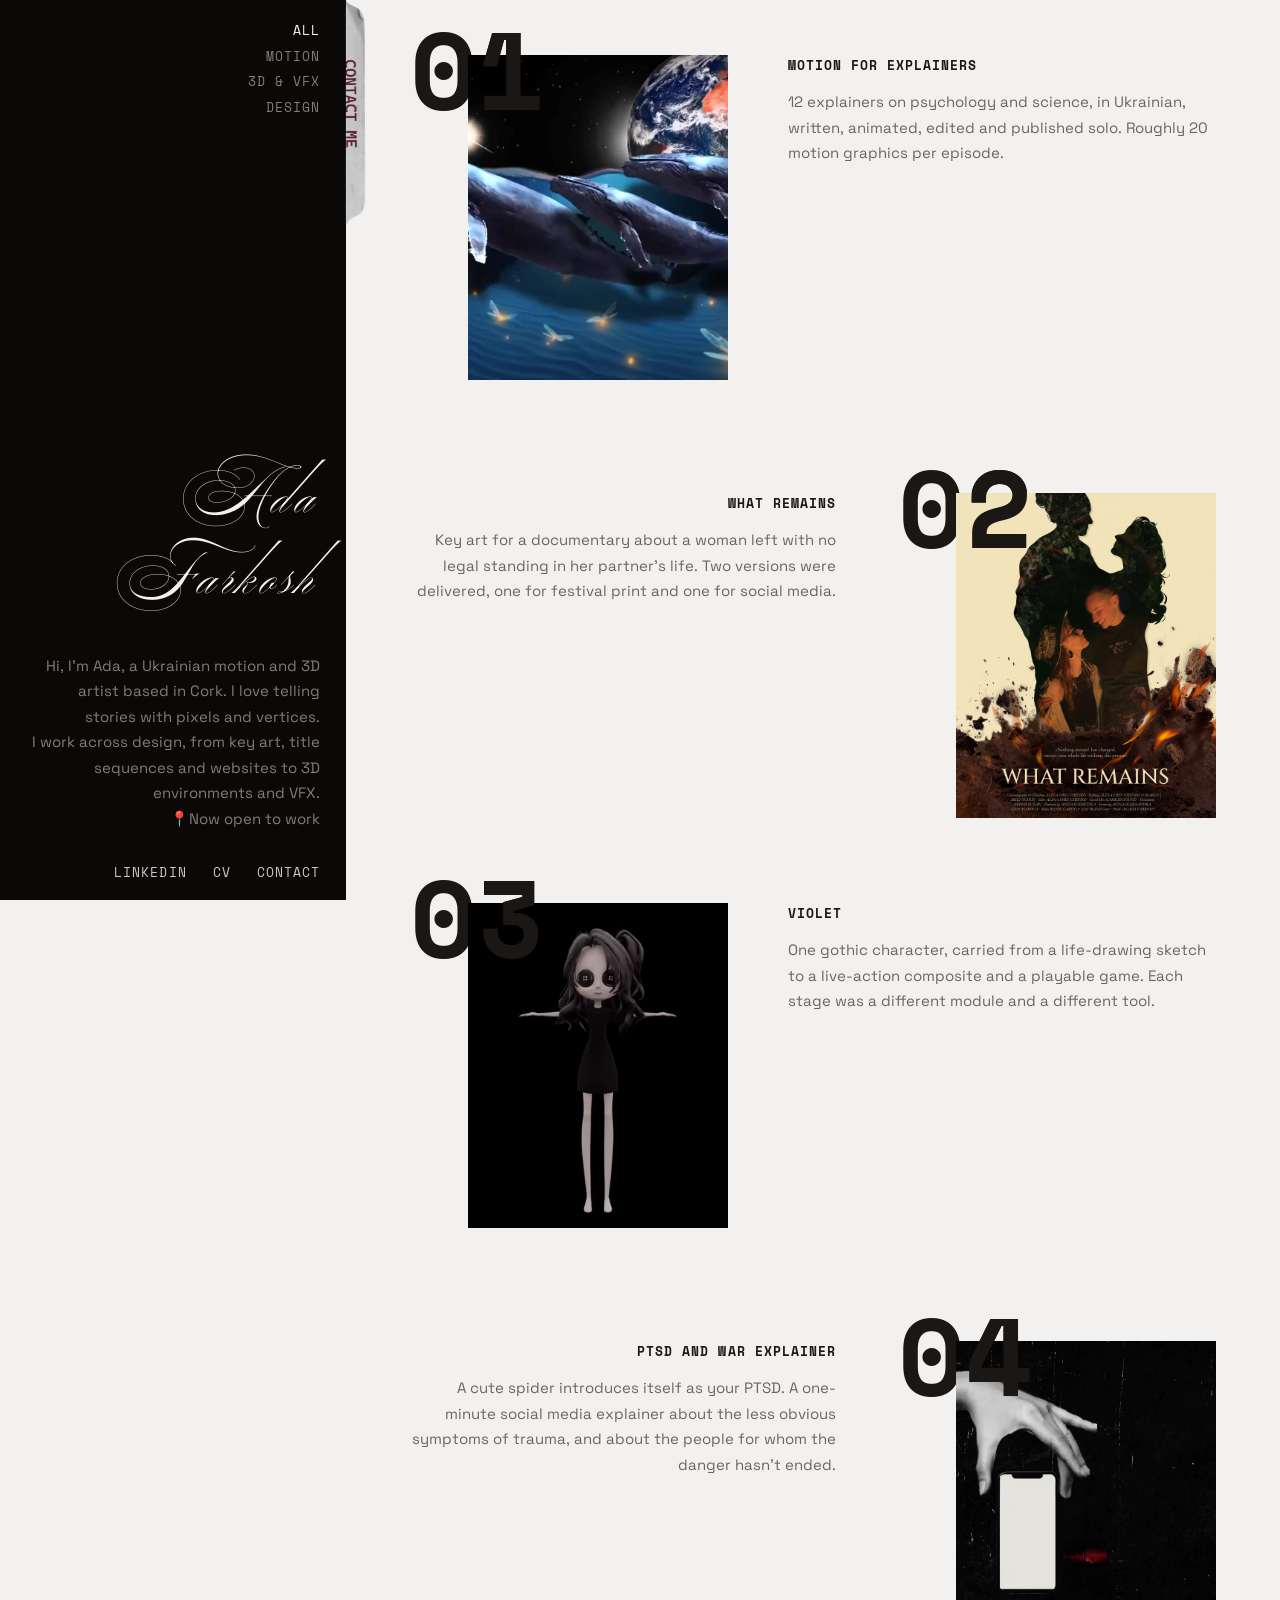
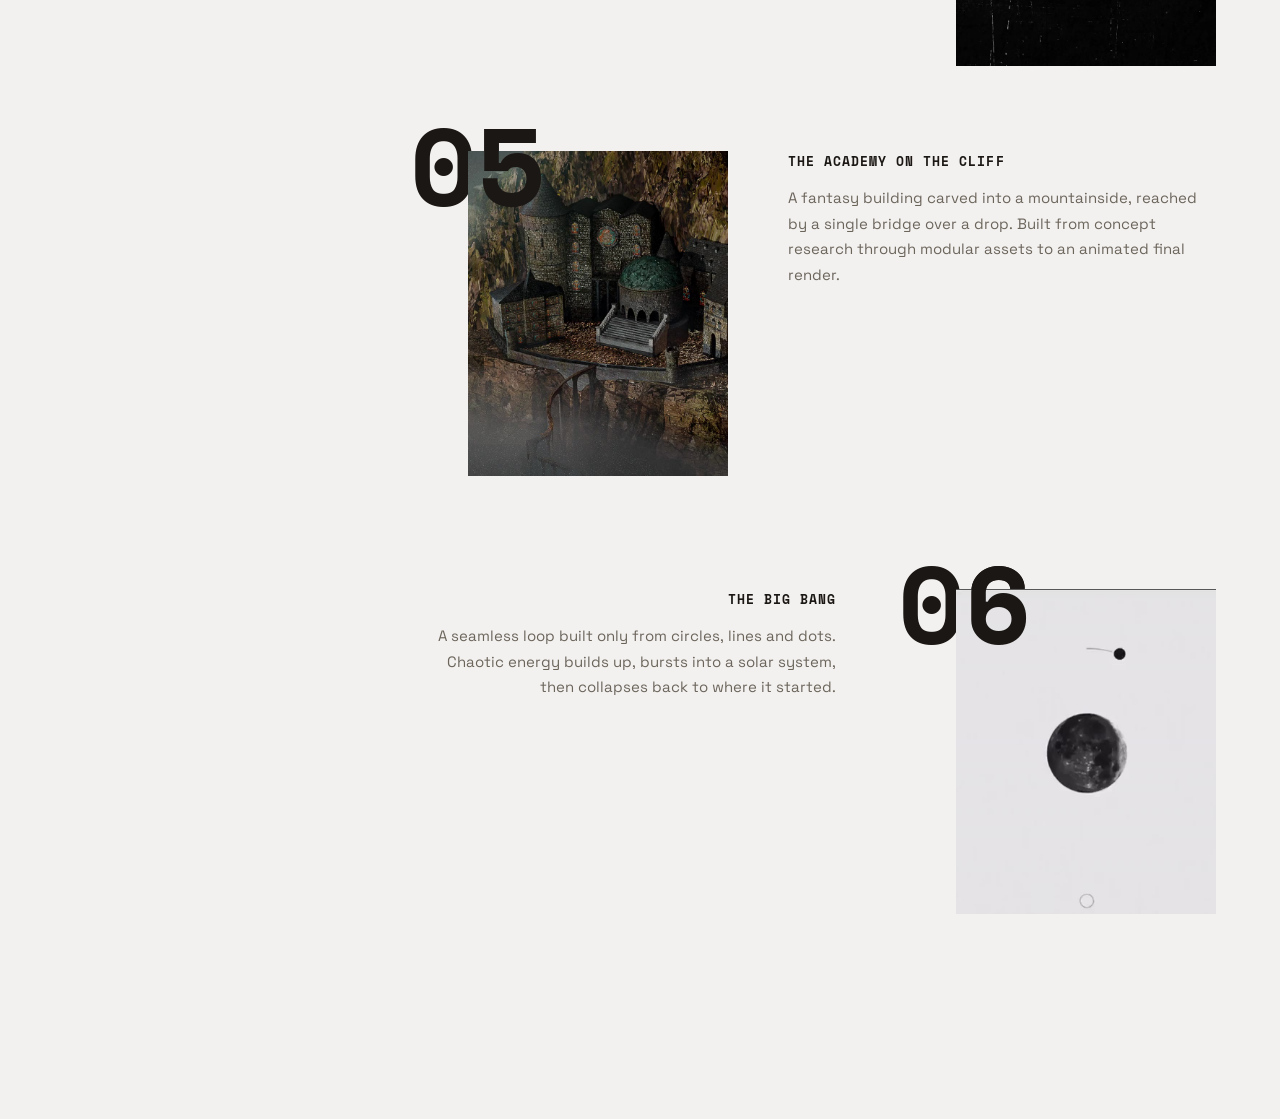
<file: index.html>
<!DOCTYPE html>
<html lang="en">

<head>
    <link rel="stylesheet" href="style/style.css">
    <link rel="icon" type="image/png" href="assets/site/images/icon.png">
    <meta charset="UTF-8">
    <meta name="viewport" content="width=device-width, initial-scale=1.0">
    <title>Ada Farkosh | Motion & 3D Artist, Cork, Ireland</title>
    <meta name="description" content="Portfolio of Ada Farkosh, a motion and 3D artist in Cork, Ireland. Psychology explainers, stylised 3D environments, character art and documentary key art.">
    <meta name="google-site-verification" content="qQW45nm3pjOw_xiyYCABV5_FSgqUhrkCKojRPTn-Dvo" />
</head>

<body>

    <!-- THE TWO BACKGROUND BANDS - fixed, so they stay put while the page scrolls -->
    <div class="band band-dark"></div>
    <div class="band band-light"></div>

    <!-- PINNED LEFT COLUMN - menu and about me travel down the page together -->
    <!-- CATEGORY INDEX - <details> does the opening and closing itself.
         "name" makes them exclusive: opening one closes the others.
         Each link carries its own category as "?c=", so the page it
         opens lands on the category you clicked from.
         "all" is a link rather than a category: the index already is
         the list of everything, so it goes there instead of opening. -->
    <nav class="projects">
        <ul>
            <li><a class="cat-all current" href="index.html">all</a></li>
            <li>
                <details name="cats" data-cat="motion">
                    <summary>motion</summary>
                    <ul>
                        <li><a href="projects/motion_for_explainers.html?c=motion">Explainer animation</a></li>
                        <li><a href="projects/ptsd_explainer.html?c=motion">PTSD explainer</a></li>
                        <li><a href="projects/the_big_bang.html?c=motion">The Big Bang loop</a></li>
                        <li><a href="projects/violet_character.html?c=motion">Violet (stylised character)</a></li>
                    </ul>
                </details>
            </li>
            <li>
                <details name="cats" data-cat="3d-vfx">
                    <summary>3d & vfx</summary>
                    <ul>
                        <li><a href="projects/violet_character.html?c=3d-vfx">Violet (stylised character)</a></li>
                        <li><a href="projects/academy_on_the_cliff.html?c=3d-vfx">Academy on the Cliff</a></li>
                    </ul>
                </details>
            </li>
            <li>
                <details name="cats" data-cat="design">
                    <summary>design</summary>
                    <ul>
                        <li><a href="projects/motion_for_explainers.html?c=design">Explainer animation</a></li>
                        <li><a href="projects/ptsd_explainer.html?c=design">PTSD explainer</a></li>
                        <li><a href="projects/violet_character.html?c=design">Violet (stylised character)</a></li>
                        <li><a href="projects/what_remains_after.html?c=design">What Remains (film poster)</a></li>
                    </ul>
                </details>
            </li>
        </ul>
    </nav>

    <div class="sidebar">

        <a href="index.html" class="sitename">Ada Farkosh</a>

        <div class="about-me">
            <p>Hi, I'm Ada, a Ukrainian motion and 3D artist based in Cork. I love telling stories with pixels and
                vertices.
                <br>
                I work across design, from key art, title sequences and websites to 3D environments and VFX.
                <br>
                &#128205;Now open to work</p>
        </div>

        <div class="menu">
            <ul>
                <li><a href="https://www.linkedin.com/in/ada-farkosh/" target="_blank"
                        rel="noopener">LinkedIn</a></li>
                <li><a href="assets/site/docs/Ada_Farkosh_Motion3D_2026.pdf" target="_blank" rel="noopener">CV</a></li>
                <li><a href="mailto:ada.farkosh@gmail.com">Contact</a></li>
            </ul>
        </div>

    </div>

    <!-- NUMBERED PROJECT ROWS - the number straddles the photo:
         one copy behind it, a second copy clipped to its right half on top -->
    <!-- =====================================================================
         THE PROJECT LIST

         TO ADD A PROJECT: copy ONE <article class="project"> block below,
         from its opening tag to its closing </article>, and paste it
         anywhere in this list. Top, bottom, middle - it does not matter.

         You do NOT need to change:
           - the number (01, 02...)  CSS counts the rows and writes it in
           - which side it sits on   CSS alternates it by position

         You DO change, inside the block you pasted:
           1. the cover      either an <img src="assets/your_project/images/...">
                             or, for a clip, the <video> poster and <source>.
                             A clip needs no extra code: any <video> inside a
                             .shot plays while its row is hovered.
           2. the two links  href="projects/your_page.html" - on the <a class="shot">
                             and on the <a> inside the <h2>. No "?c=" here;
                             that is only for the category menu.
           3. the title      inside the <h2>
           4. the description inside the <p>
           5. the two meta   lines (year and medium)

         THEN add it to the category menu, in <nav class="projects"> near the
         top of this file: one <li><a href="projects/your_page.html?c=SLUG">
         inside every category it belongs to, where SLUG matches that
         category's data-cat. The same menu block lives on all six project
         pages, so paste it there too - with href="your_page.html?c=SLUG",
         no "projects/" prefix, since those pages already sit in that folder.
         ===================================================================== -->
    <div class="work">
        <article class="project">
            <div class="stage">
                <span class="digit back"></span>
                <a class="shot" href="projects/motion_for_explainers.html">
                    <!-- a clip instead of a still. "poster" is frame one of this
                         same file, so the frame looks identical until it moves -->
                    <video muted loop playsinline preload="auto"
                        poster="assets/motion_explainers/images/cover_whales_poster.jpg"
                        width="720" height="900" aria-label="Whales from the explainer showreel">
                        <source src="assets/motion_explainers/videos/cover_whales.mp4" type="video/mp4">
                    </video>
                </a>
                <span class="digit front"></span>
            </div>

            <div class="blurb">
                <h2><a href="projects/motion_for_explainers.html">Motion for Explainers</a></h2>
                <p>12 explainers on psychology and science, in Ukrainian, written, animated, edited and published solo. Roughly 20 motion graphics per episode.</p>
            </div>
            <div class="meta">
                <span>2023&ndash;2024</span>
                <span>motion</span>
            </div>
        </article>

        <article class="project">
            <div class="stage">
                <span class="digit back"></span>
                <a class="shot" href="projects/what_remains_after.html">
                    <img src="assets/what_remains/images/wra_keyart_digital.jpg" alt="Key art for the documentary What Remains">
                </a>
                <span class="digit front"></span>
            </div>

            <div class="blurb">
                <h2><a href="projects/what_remains_after.html">What Remains</a></h2>
                <p>Key art for a documentary about a woman left with no legal standing in her partner's life. Two versions were delivered, one for festival print and one for social media.</p>
            </div>
            <div class="meta">
                <span>2026</span>
                <span>key art</span>
            </div>
        </article>

        <article class="project">
            <div class="stage">
                <span class="digit back"></span>
                <a class="shot" href="projects/violet_character.html">
                    <!-- a clip instead of a still. "poster" is frame one of this
                         same file, so the frame looks identical until it moves -->
                    <video muted loop playsinline preload="auto"
                        poster="assets/violet_character/images/turnaround_poster.jpg"
                        width="720" height="900">
                        <source src="assets/violet_character/videos/turnaround.mp4" type="video/mp4">
                    </video>
                </a>
                <span class="digit front"></span>
            </div>

            <div class="blurb">
                <h2><a href="projects/violet_character.html">Violet</a></h2>
                <p>One gothic character, carried from a life-drawing sketch to a live-action composite and a playable game. Each stage was a different module and a different tool.</p>
            </div>
            <div class="meta">
                <span>2025&ndash;2026</span>
                <span>character</span>
            </div>
        </article>

        <article class="project">
            <div class="stage">
                <span class="digit back"></span>
                <a class="shot" href="projects/ptsd_explainer.html">
                    <!-- a clip instead of a still. "poster" is frame one of this
                         same file, so the frame looks identical until it moves -->
                    <video muted loop playsinline preload="auto"
                        poster="assets/ptsd_explainer/images/cover_hand_poster.jpg"
                        width="720" height="900" aria-label="A hand holding a phone, from the PTSD explainer">
                        <source src="assets/ptsd_explainer/videos/cover_hand.mp4" type="video/mp4">
                    </video>
                </a>
                <span class="digit front"></span>
            </div>

            <div class="blurb">
                <h2><a href="projects/ptsd_explainer.html">PTSD and War Explainer</a></h2>
                <p>A cute spider introduces itself as your PTSD. A one-minute social media explainer about the less obvious symptoms of trauma, and about the people for whom the danger hasn't ended.</p>
            </div>
            <div class="meta">
                <span>2025</span>
                <span>motion</span>
            </div>
        </article>


        <article class="project">
            <div class="stage">
                <span class="digit back"></span>
                <a class="shot" href="projects/academy_on_the_cliff.html">
                    <!-- a clip instead of a still. "poster" is frame one of this
                         same file, so the frame looks identical until it moves -->
                    <video muted loop playsinline preload="auto"
                        poster="assets/academy_on_the_cliff/images/cover_process_poster.jpg"
                        width="720" height="900" aria-label="The Academy built up from grey model to final render">
                        <source src="assets/academy_on_the_cliff/videos/cover_process.mp4" type="video/mp4">
                    </video>
                </a>
                <span class="digit front"></span>
            </div>

            <div class="blurb">
                <h2><a href="projects/academy_on_the_cliff.html">The Academy on the Cliff</a></h2>
                <p>A fantasy building carved into a mountainside, reached by a single bridge over a drop. Built from concept research through modular assets to an animated final render.</p>
            </div>
            <div class="meta">
                <span>2025</span>
                <span>3d</span>
            </div>
        </article>

        <article class="project">
            <div class="stage">
                <span class="digit back"></span>
                <a class="shot" href="projects/the_big_bang.html">
                    <!-- a clip instead of a still. "poster" is frame one of this
                         same file, so the frame looks identical until it moves -->
                    <video muted loop playsinline preload="auto"
                        poster="assets/the_big_bang/images/cover_loop_light_poster.jpg"
                        width="720" height="900" aria-label="The Big Bang loop, light version">
                        <source src="assets/the_big_bang/videos/cover_loop_light.mp4" type="video/mp4">
                    </video>
                </a>
                <span class="digit front"></span>
            </div>

            <div class="blurb">
                <h2><a href="projects/the_big_bang.html">The Big Bang</a></h2>
                <p>A seamless loop built only from circles, lines and dots. Chaotic energy builds up, bursts into a solar system, then collapses back to where it started.</p>
            </div>
            <div class="meta">
                <span>2025</span>
                <span>motion</span>
            </div>
        </article>

    </div>



    <!-- CONTACT TAB - rides down the right edge, swaps image on hover -->
    <a class="contact-tab" href="mailto:ada.farkosh@gmail.com">
        <img class="tab-passive" src="assets/site/images/contact_me_passive.png" alt="Contact me">
        <img class="tab-active" src="assets/site/images/contact_me_hovered.png" alt="">
    </a>

    <script>
        // any row whose frame holds a video plays it while the row is hovered.
        // nothing to add per row - drop a <video> into a .shot and it works.
        document.querySelectorAll('.project').forEach(function (row) {
            const clip = row.querySelector('.shot video');
            if (!clip) return;

            row.addEventListener('mouseenter', function () {
                clip.play();
            });

            row.addEventListener('mouseleave', function () {
                clip.pause();
                clip.currentTime = 0;
                // back to frame one, so it always starts from the still
            });
        });
    </script>

    <script>
        // the menu link that brought you here carries its category, as
        // "?c=design". Open that one, so the category you clicked from is
        // the category you land in. No parameter (arriving from a project
        // image on the index, or a bare link) leaves the page's own
        // default open.
        const fromLink = new URLSearchParams(location.search).get('c');

        if (fromLink) {
            document.querySelectorAll('.projects details').forEach(function (cat) {
                cat.open = (cat.dataset.cat === fromLink);
            });
        }
    </script>

</body>

</html>
</file>
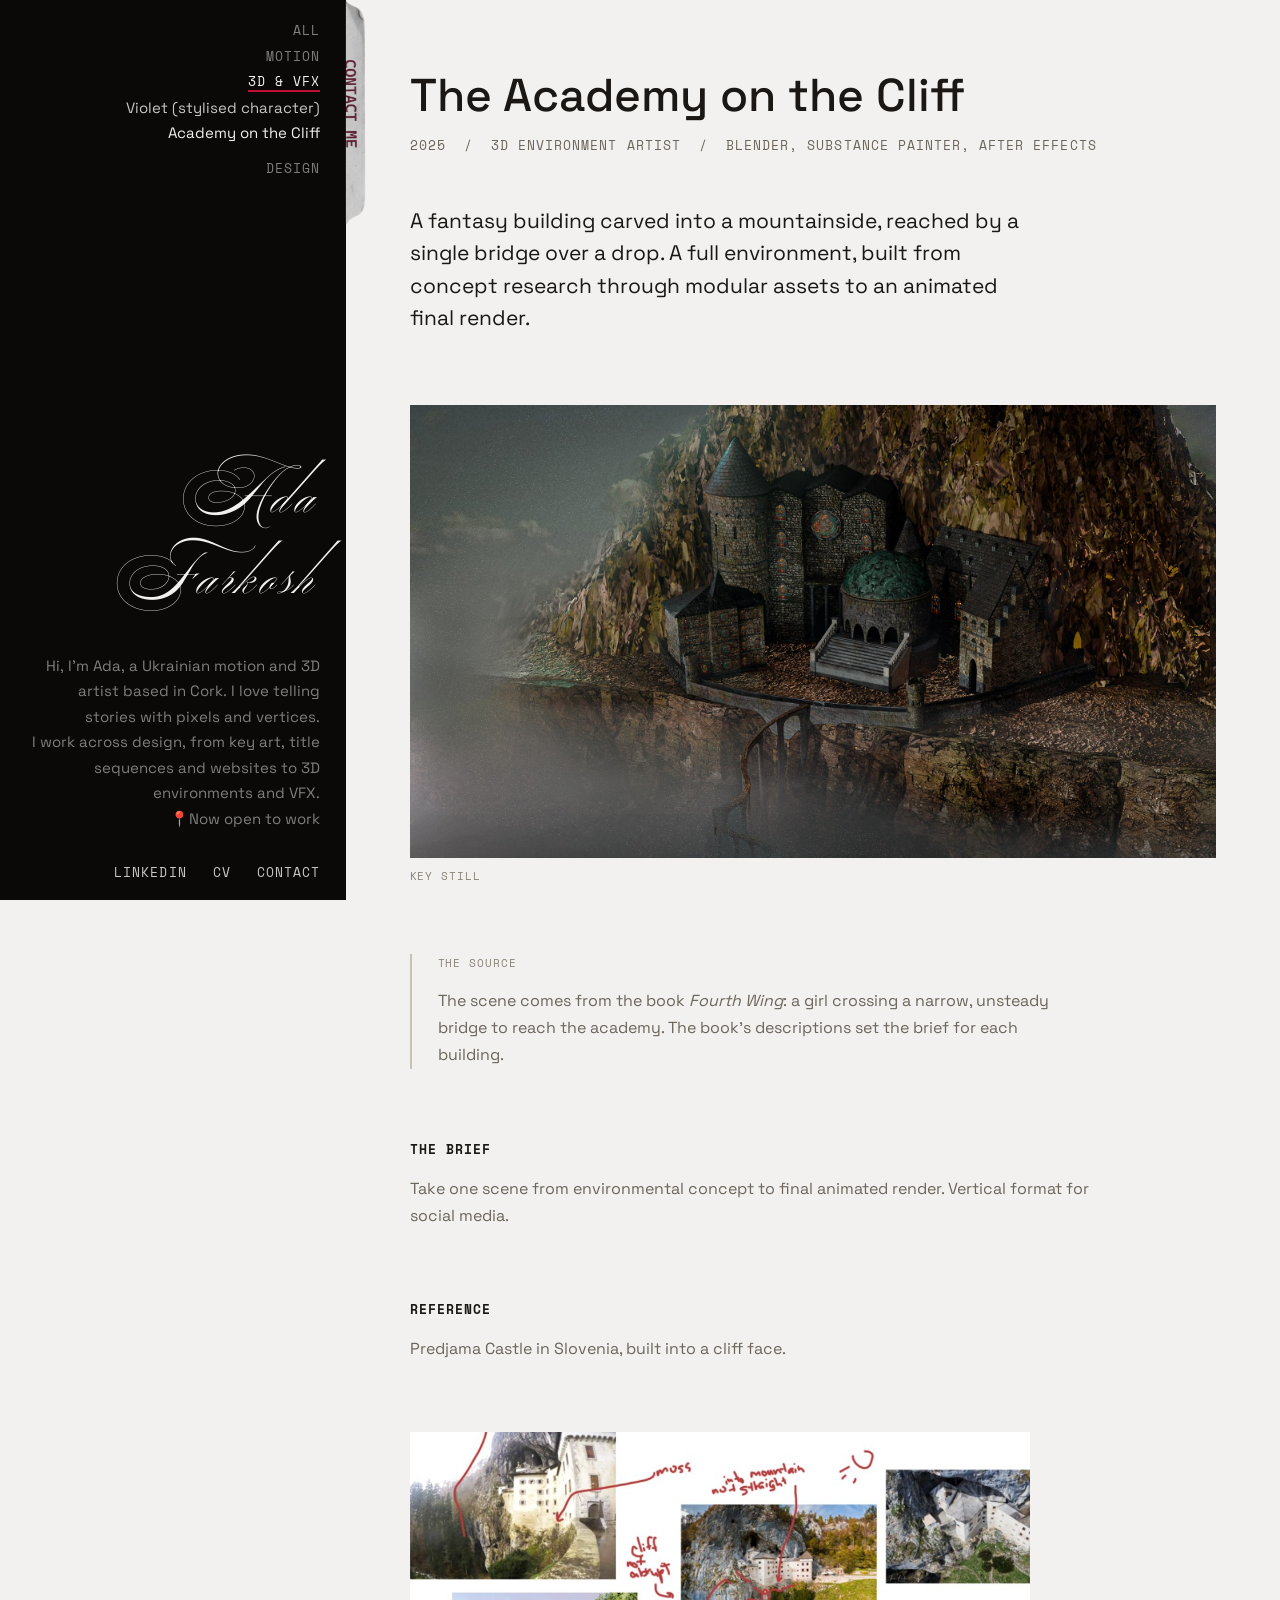
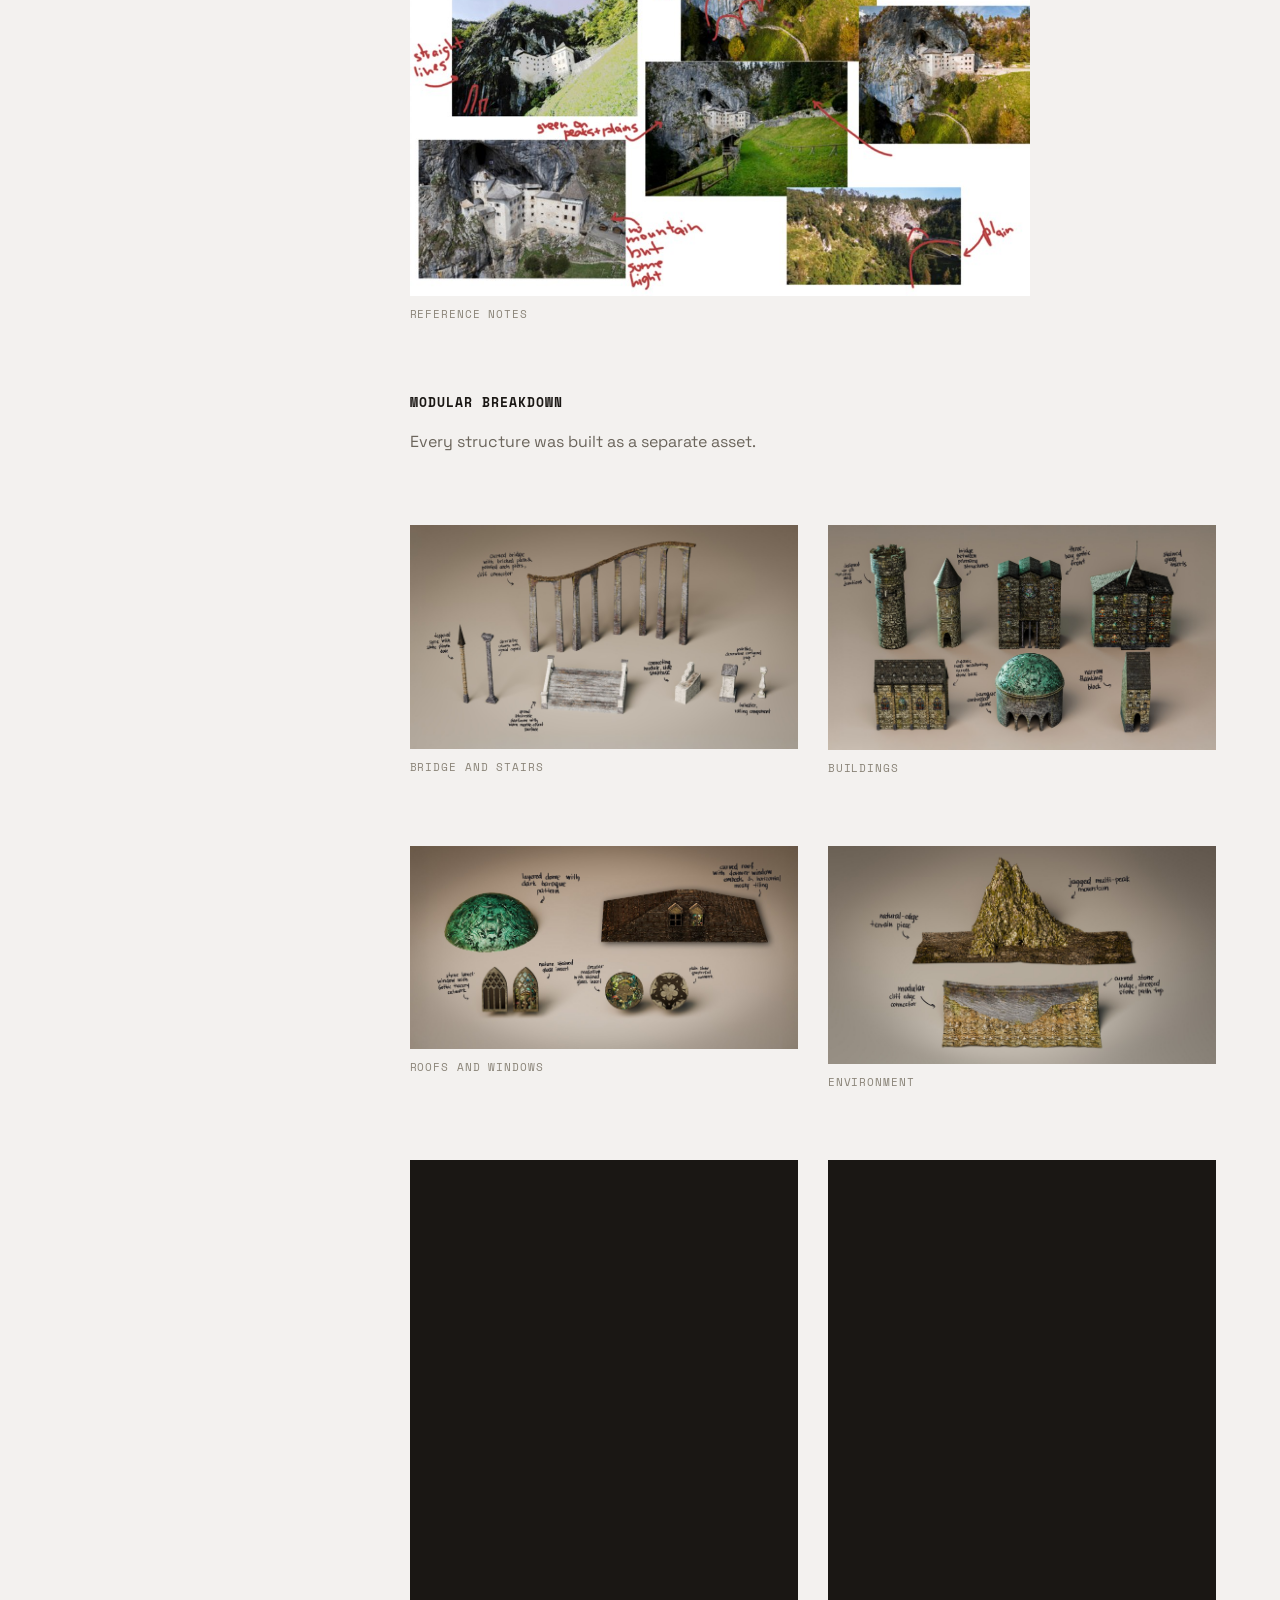
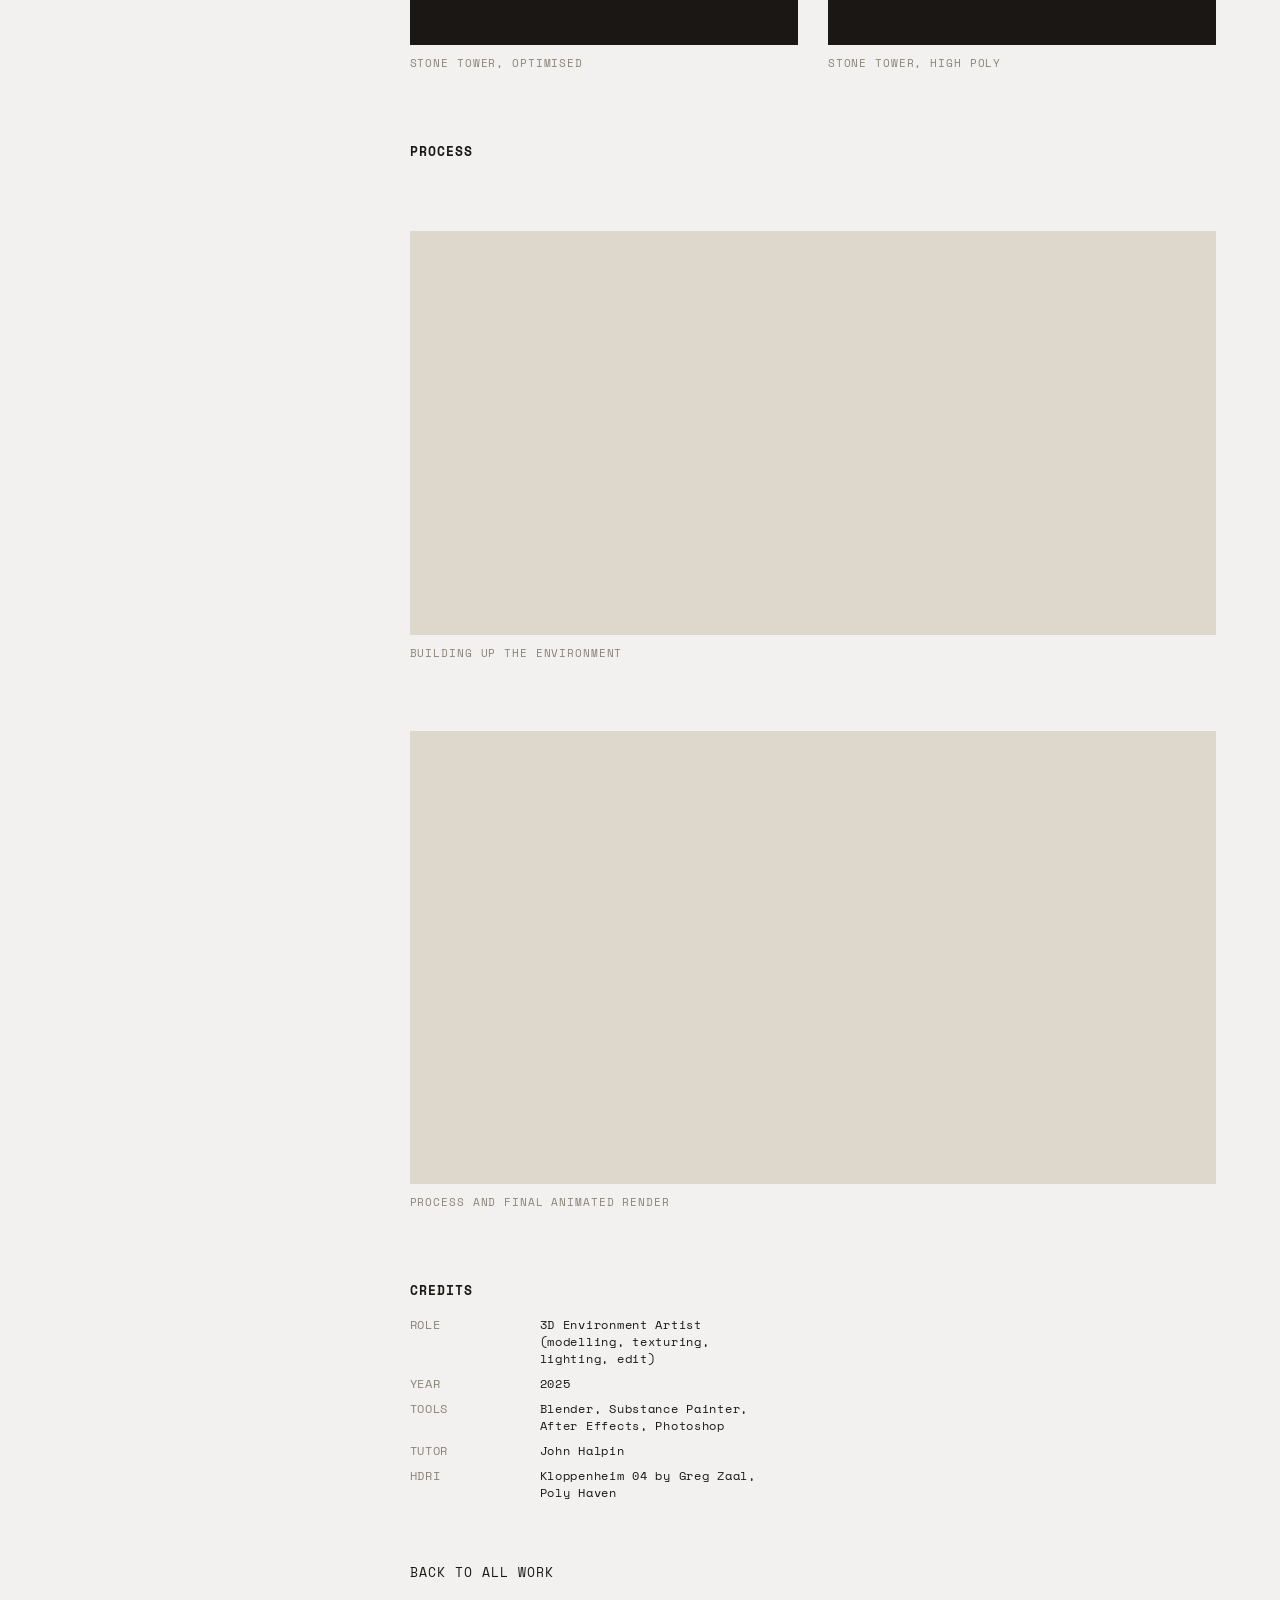
<file: projects/academy_on_the_cliff.html>
<!DOCTYPE html>
<html lang="en">

<head>
    <link rel="stylesheet" href="../style/style.css">
    <link rel="icon" type="image/png" href="../assets/site/images/icon.png">
    <meta charset="UTF-8">
    <meta name="viewport" content="width=device-width, initial-scale=1.0">
    <title>The Academy on the Cliff | 3D Environment | Ada Farkosh</title>
    <meta name="description" content="A fantasy academy carved into a cliff face, built in Blender and Substance Painter from concept research and modular assets to an animated final render.">
</head>

<body>

    <div class="band band-dark"></div>
    <div class="band band-light"></div>

    <!-- CATEGORY INDEX - <details> does the opening and closing itself.
         "name" makes them exclusive: opening one closes the others.
         Each link carries its own category as "?c=", so the page it
         opens lands on the category you clicked from.
         "all" is a link rather than a category: the index already is
         the list of everything, so it goes there instead of opening. -->
    <nav class="projects">
        <ul>
            <li><a class="cat-all" href="../index.html">all</a></li>
            <li>
                <details name="cats" data-cat="motion">
                    <summary>motion</summary>
                    <ul>
                        <li><a href="motion_for_explainers.html?c=motion">Explainer animation</a></li>
                        <li><a href="ptsd_explainer.html?c=motion">PTSD explainer</a></li>
                        <li><a href="the_big_bang.html?c=motion">The Big Bang loop</a></li>
                        <li><a href="violet_character.html?c=motion">Violet (stylised character)</a></li>
                    </ul>
                </details>
            </li>
            <li>
                <details name="cats" data-cat="3d-vfx" open>
                    <summary>3d & vfx</summary>
                    <ul>
                        <li><a href="violet_character.html?c=3d-vfx">Violet (stylised character)</a></li>
                        <li><a class="current" href="academy_on_the_cliff.html?c=3d-vfx">Academy on the Cliff</a></li>
                    </ul>
                </details>
            </li>
            <li>
                <details name="cats" data-cat="design">
                    <summary>design</summary>
                    <ul>
                        <li><a href="motion_for_explainers.html?c=design">Explainer animation</a></li>
                        <li><a href="ptsd_explainer.html?c=design">PTSD explainer</a></li>
                        <li><a href="violet_character.html?c=design">Violet (stylised character)</a></li>
                        <li><a href="what_remains_after.html?c=design">What Remains (film poster)</a></li>
                    </ul>
                </details>
            </li>
        </ul>
    </nav>

    <div class="sidebar">

        <a href="../index.html" class="sitename">Ada Farkosh</a>

        <div class="about-me">
            <p>Hi, I'm Ada, a Ukrainian motion and 3D artist based in Cork. I love telling stories with pixels and
                vertices.
                <br>
                I work across design, from key art, title sequences and websites to 3D environments and VFX.
                <br>
                &#128205;Now open to work</p>
        </div>

        <div class="menu">
            <ul>
                <li><a href="https://www.linkedin.com/in/ada-farkosh/" target="_blank"
                        rel="noopener">LinkedIn</a></li>
                <li><a href="../assets/site/docs/Ada_Farkosh_Motion3D_2026.pdf" target="_blank" rel="noopener">CV</a></li>
                <li><a href="mailto:ada.farkosh@gmail.com">Contact</a></li>
            </ul>
        </div>

    </div>


    <main class="page">

        <!-- TITLE -->
        <header class="page-head">
            <h1 class="page-title">The Academy on the Cliff</h1>
            <p class="page-meta">2025 &nbsp;/&nbsp; 3D Environment Artist &nbsp;/&nbsp; Blender, Substance Painter,
                After Effects</p>
        </header>

        <p class="lead">A fantasy building carved into a mountainside, reached by a single bridge over a drop. A full
            environment, built from concept research through modular assets to an animated final render.</p>

        <!-- THE FINISHED PIECE, UP FRONT -->
        <figure class="shot-full">
            <img src="../assets/academy_on_the_cliff/images/academy_key_still.jpg"
                alt="Key still of the academy carved into a cliff face, reached by a single bridge">
            <figcaption>Key still</figcaption>
        </figure>

        <!-- THE SOURCE - someone else's work, set apart and credited -->
        <section class="context">
            <p class="credit">The source</p>
            <p>The scene comes from the book <em>Fourth Wing</em>: a girl crossing a narrow, unsteady bridge to reach
                the academy. The book's descriptions set the brief for each building.</p>
        </section>

        <!-- THE BRIEF -->
        <section class="prose">
            <h2>The brief</h2>
            <p>Take one scene from environmental concept to final animated render. Vertical format for social media.</p>
        </section>

        <!-- REFERENCE -->
        <section class="prose">
            <h2>Reference</h2>
            <p>Predjama Castle in Slovenia, built into a cliff face.</p>
        </section>

        <figure class="shot-stack">
            <img src="../assets/academy_on_the_cliff/images/ref_notes.jpg"
                alt="Reference board and notes for the academy environment">
            <figcaption>Reference notes</figcaption>
        </figure>

        <!-- MODULAR BREAKDOWN -->
        <section class="prose">
            <h2>Modular breakdown</h2>
            <p>Every structure was built as a separate asset.</p>
        </section>

        <div class="shot-pair posters">
            <figure>
                <img src="../assets/academy_on_the_cliff/images/bridgestairs_ps.jpg"
                    alt="Bridge and stairs assets for the academy environment">
                <figcaption>Bridge and stairs</figcaption>
            </figure>
            <figure>
                <img src="../assets/academy_on_the_cliff/images/buildings_ps_compressed.jpg"
                    alt="Building assets for the academy environment">
                <figcaption>Buildings</figcaption>
            </figure>
        </div>

        <div class="shot-pair posters">
            <figure>
                <img src="../assets/academy_on_the_cliff/images/roofswindows_v2_compressed.jpg"
                    alt="Roof and window assets for the academy environment">
                <figcaption>Roofs and windows</figcaption>
            </figure>
            <figure>
                <img src="../assets/academy_on_the_cliff/images/environment_ps.jpg"
                    alt="The full academy environment assembled">
                <figcaption>Environment</figcaption>
            </figure>
        </div>

        <!-- 3D MODELS - live Sketchfab viewers, side by side.
             To swap a model, change only the ID in the src address. -->
        <div class="shot-pair models">
            <figure>
                <iframe src="https://sketchfab.com/models/64363a770a984af687b52b85a81910b6/embed?ui_theme=dark&amp;dnt=1"
                    title="Gothic stone tower, optimised version" allow="autoplay; fullscreen; xr-spatial-tracking"
                    allowfullscreen loading="lazy"></iframe>
                <figcaption>Stone tower, optimised</figcaption>
            </figure>
            <figure>
                <iframe src="https://sketchfab.com/models/25dcbc4965b949929f39210f50f5d632/embed?ui_theme=dark&amp;dnt=1"
                    title="Gothic stone tower, high poly version" allow="autoplay; fullscreen; xr-spatial-tracking"
                    allowfullscreen loading="lazy"></iframe>
                <figcaption>Stone tower, high poly</figcaption>
            </figure>
        </div>

        <!-- PROCESS -->
        <section class="prose">
            <h2>Process</h2>
        </section>

        <figure class="shot-full">
            <video autoplay muted loop playsinline width="2016" height="1134">
                <source src="../assets/academy_on_the_cliff/videos/academy_process.mp4" type="video/mp4">
            </video>
            <figcaption>Building up the environment</figcaption>
        </figure>

        <figure class="video">
            <iframe src="https://player.vimeo.com/video/1193643788"
                title="The Academy on the Cliff, process and final animated render" allowfullscreen></iframe>
            <figcaption>Process and Final animated render</figcaption>
        </figure>

        <!-- CREDITS -->
        <section class="credits">
            <h2>Credits</h2>
            <dl>
                <dt>Role</dt>
                <dd>3D Environment Artist (modelling, texturing, lighting, edit)</dd>
                <dt>Year</dt>
                <dd>2025</dd>
                <dt>Tools</dt>
                <dd>Blender, Substance Painter, After Effects, Photoshop</dd>
                <dt>Tutor</dt>
                <dd>John Halpin</dd>
                <dt>HDRI</dt>
                <dd>Kloppenheim 04 by Greg Zaal, Poly Haven</dd>
            </dl>
        </section>

        <p class="back"><a href="../index.html">Back to all work</a></p>

    </main>


    <a class="contact-tab" href="mailto:ada.farkosh@gmail.com">
        <img class="tab-passive" src="../assets/site/images/contact_me_passive.png" alt="Contact me">
        <img class="tab-active" src="../assets/site/images/contact_me_hovered.png" alt="">
    </a>

    <div id="image-popup" onclick="closeImagePopup()">
        <img id="image-popup-img" alt="">
    </div>

    <script>
        // every image on the page opens in the popup - no onclick needed
        // on each one, so a new image is just an <img> tag like the others
        const popup = document.getElementById('image-popup');
        const popupImg = document.getElementById('image-popup-img');

        document.querySelectorAll('.page img').forEach(function (img) {
            img.addEventListener('click', function () {
                popupImg.src = img.src;
                popupImg.alt = img.alt;
                popup.classList.add('open');
            });
        });

        function closeImagePopup() {
            popup.classList.remove('open');
        }

        // Escape closes it too
        document.addEventListener('keydown', function (e) {
            if (e.key === 'Escape') closeImagePopup();
        });
    </script>

    <script>
        // the menu link that brought you here carries its category, as
        // "?c=design". Open that one, so the category you clicked from is
        // the category you land in. No parameter (arriving from a project
        // image on the index, or a bare link) leaves the page's own
        // default open.
        const fromLink = new URLSearchParams(location.search).get('c');

        if (fromLink) {
            document.querySelectorAll('.projects details').forEach(function (cat) {
                cat.open = (cat.dataset.cat === fromLink);
            });
        }
    </script>

</body>

</html>
</file>
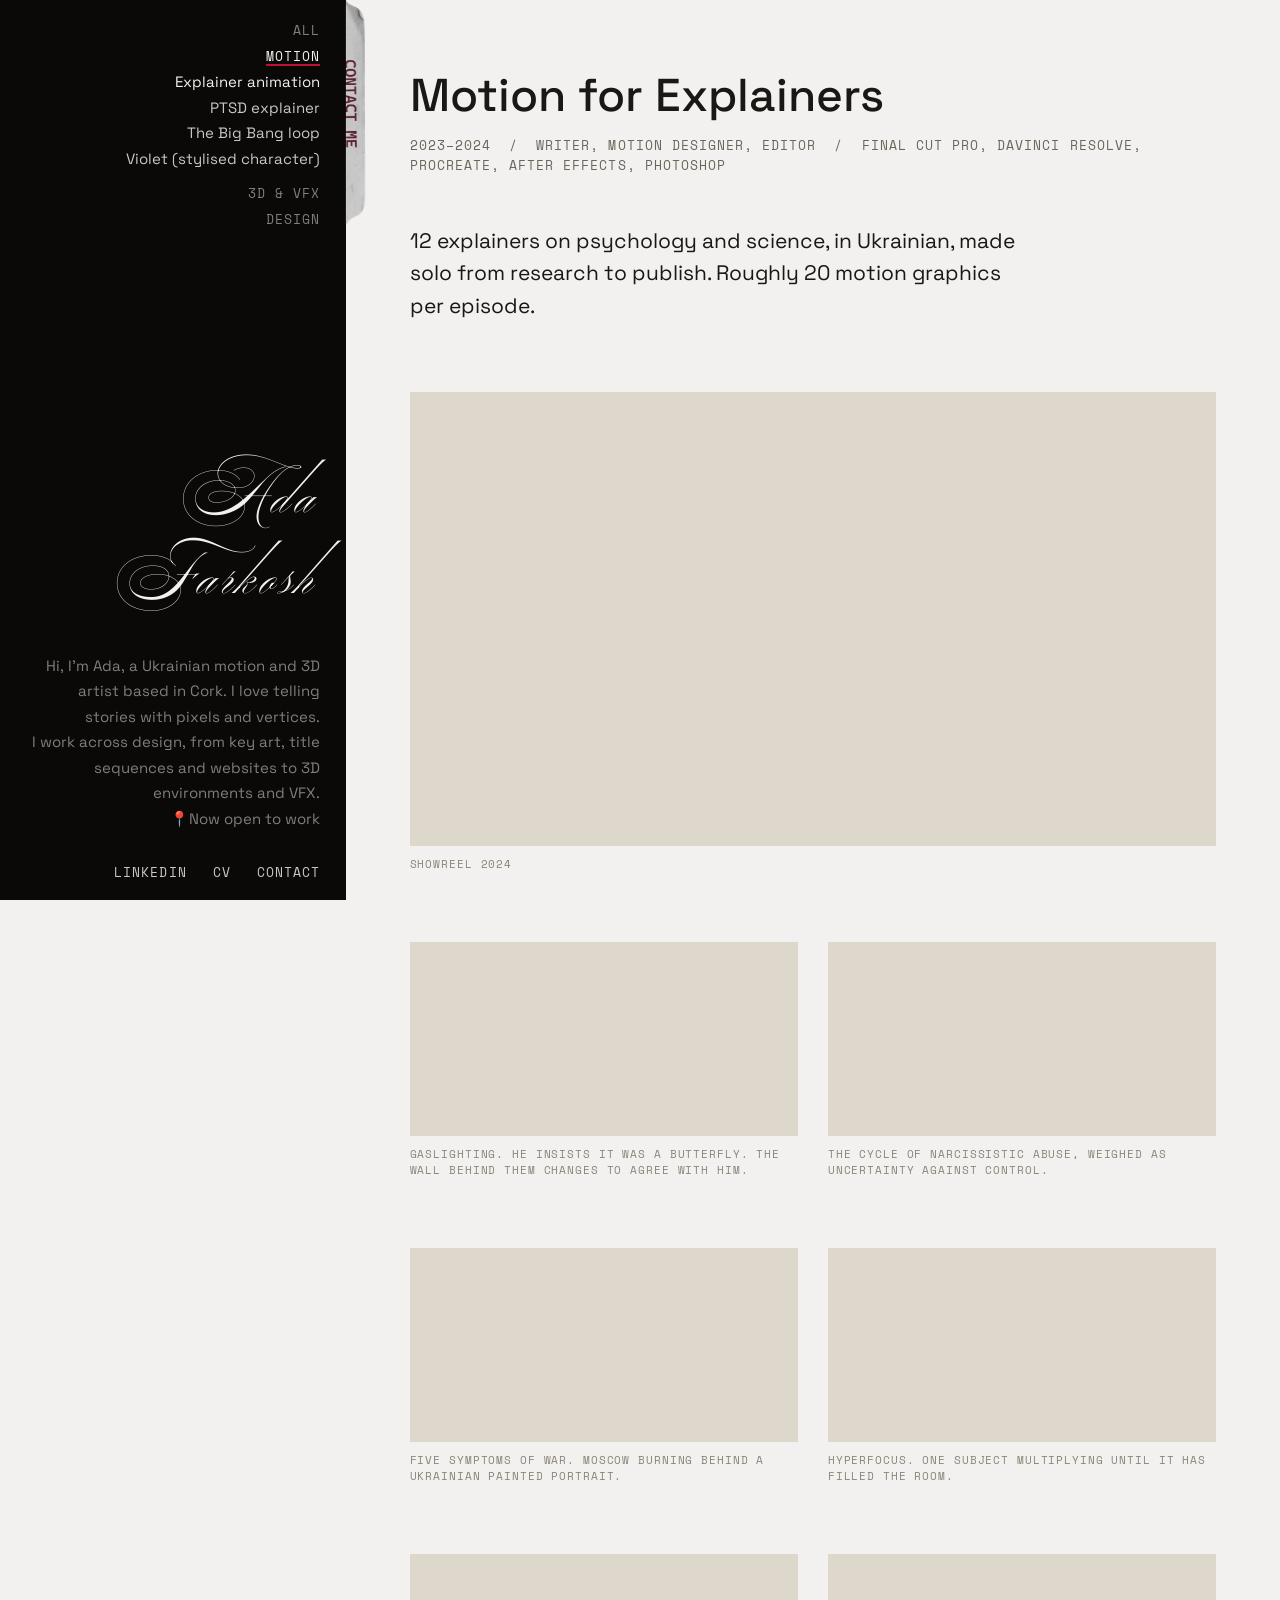
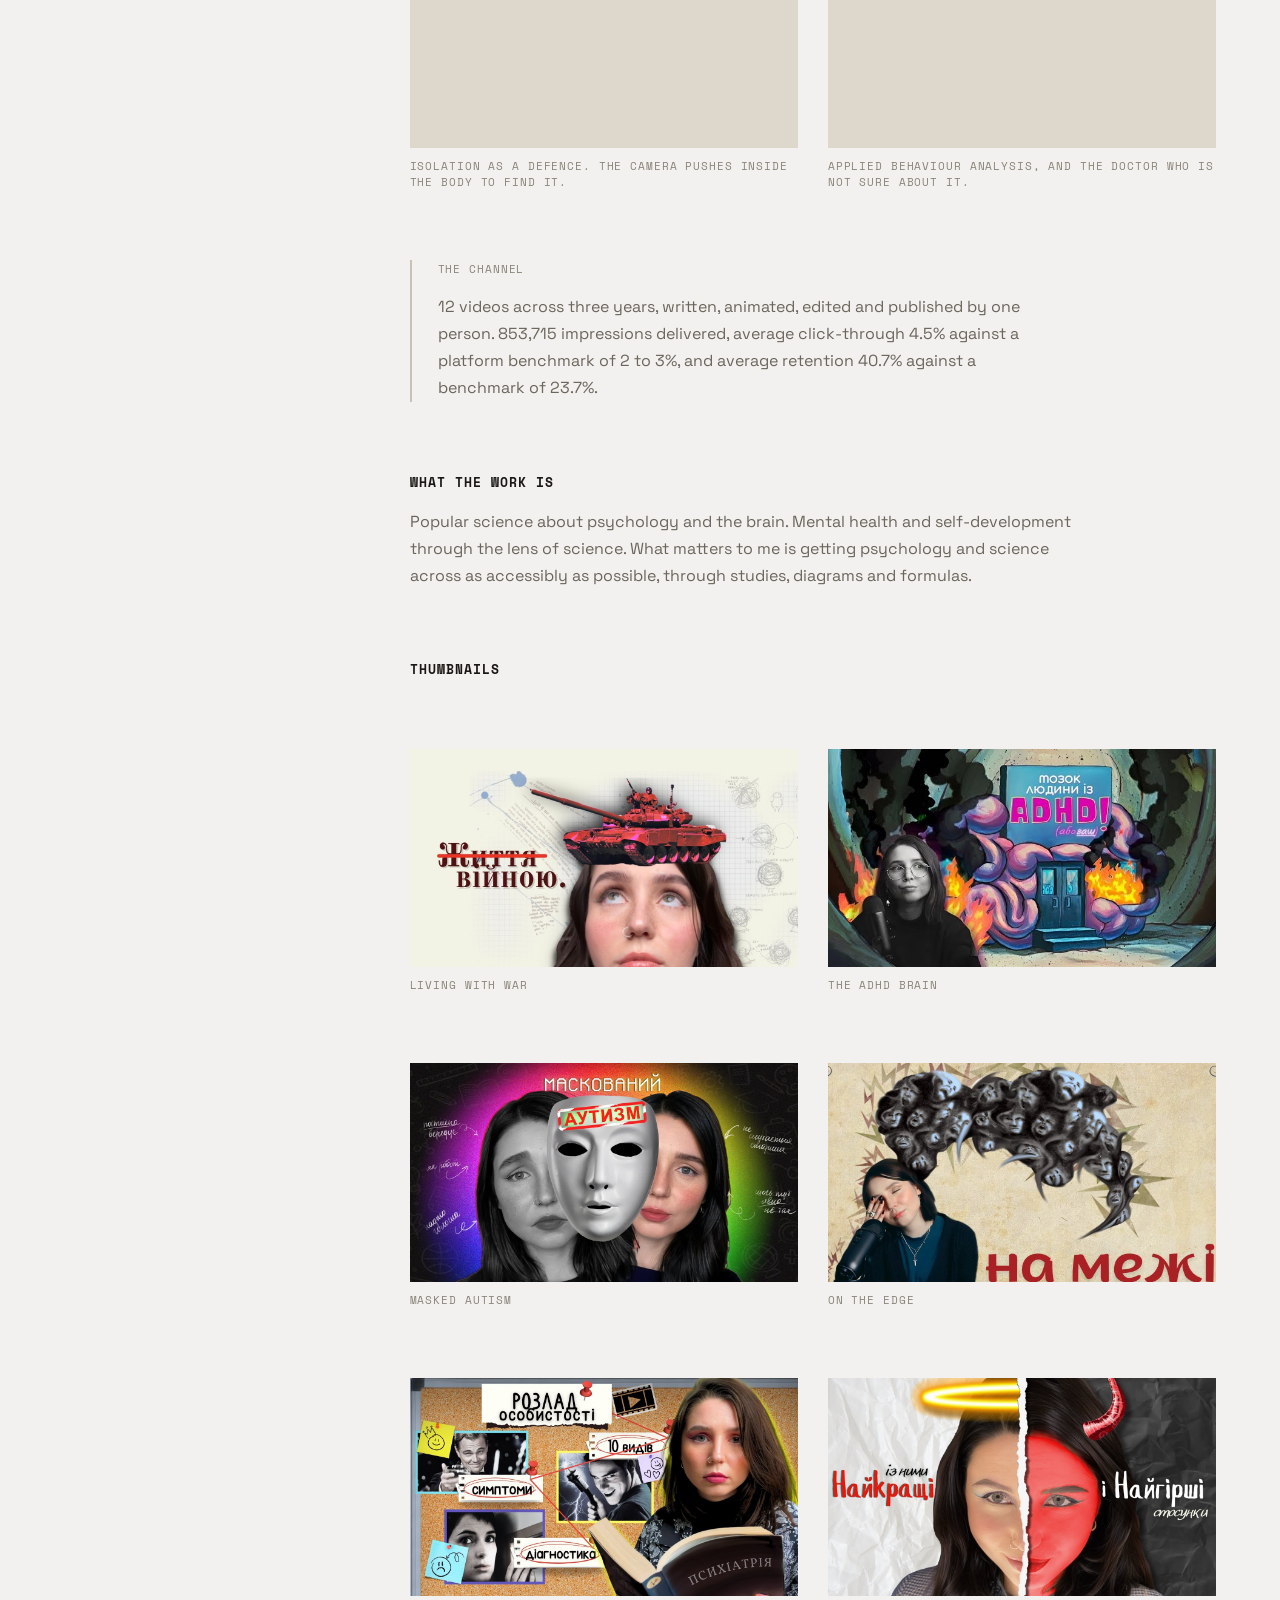
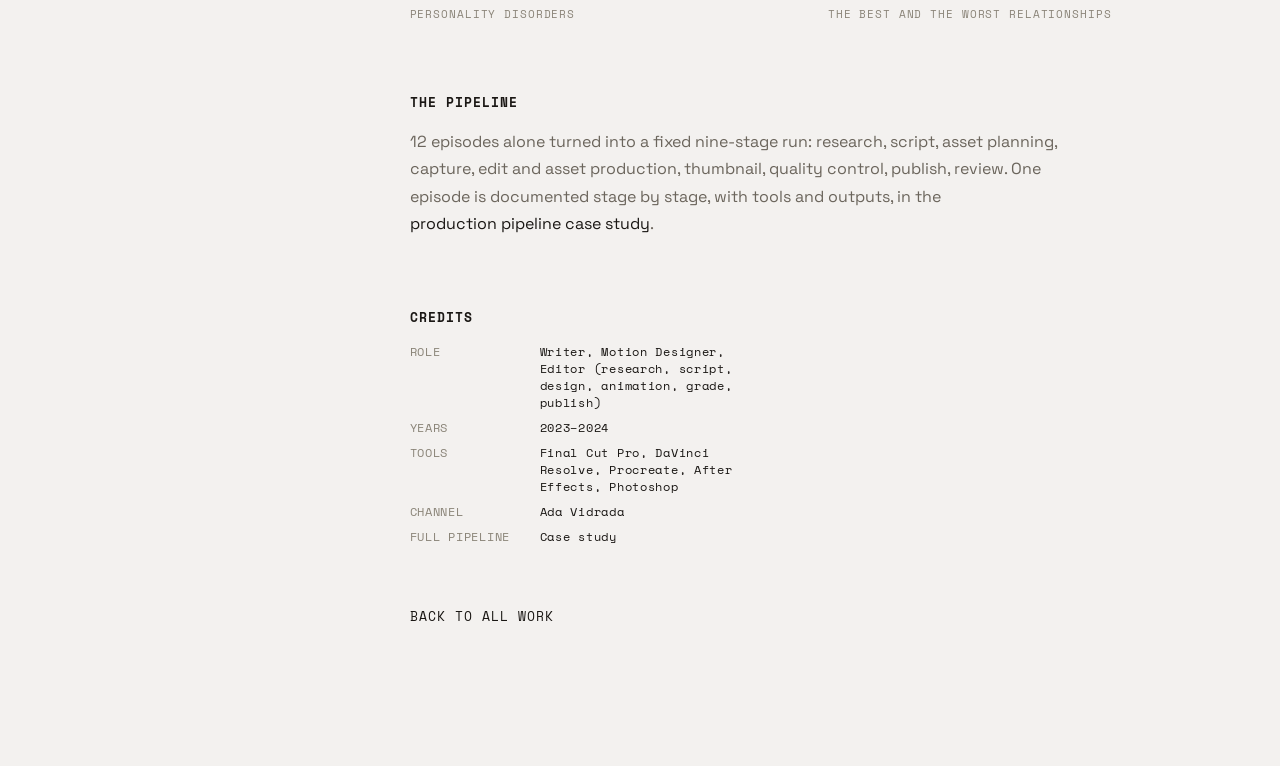
<file: projects/motion_for_explainers.html>
<!DOCTYPE html>
<html lang="en">

<head>
    <link rel="stylesheet" href="../style/style.css">
    <link rel="icon" type="image/png" href="../assets/site/images/icon.png">
    <meta charset="UTF-8">
    <meta name="viewport" content="width=device-width, initial-scale=1.0">
    <title>Ada Farkosh | Motion for Explainers</title>
    <meta name="description" content="Showreel of motion graphics for Ukrainian-language psychology and science explainers. 12 videos made solo, from research through animation to publish.">
</head>

<body>

    <div class="band band-dark"></div>
    <div class="band band-light"></div>

    <!-- CATEGORY INDEX - <details> does the opening and closing itself.
         "name" makes them exclusive: opening one closes the others.
         Each link carries its own category as "?c=", so the page it
         opens lands on the category you clicked from.
         "all" is a link rather than a category: the index already is
         the list of everything, so it goes there instead of opening. -->
    <nav class="projects">
        <ul>
            <li><a class="cat-all" href="../index.html">all</a></li>
            <li>
                <details name="cats" data-cat="motion" open>
                    <summary>motion</summary>
                    <ul>
                        <li><a class="current" href="motion_for_explainers.html?c=motion">Explainer animation</a></li>
                        <li><a href="ptsd_explainer.html?c=motion">PTSD explainer</a></li>
                        <li><a href="the_big_bang.html?c=motion">The Big Bang loop</a></li>
                        <li><a href="violet_character.html?c=motion">Violet (stylised character)</a></li>
                    </ul>
                </details>
            </li>
            <li>
                <details name="cats" data-cat="3d-vfx">
                    <summary>3d & vfx</summary>
                    <ul>
                        <li><a href="violet_character.html?c=3d-vfx">Violet (stylised character)</a></li>
                        <li><a href="academy_on_the_cliff.html?c=3d-vfx">Academy on the Cliff</a></li>
                    </ul>
                </details>
            </li>
            <li>
                <details name="cats" data-cat="design">
                    <summary>design</summary>
                    <ul>
                        <li><a class="current" href="motion_for_explainers.html?c=design">Explainer animation</a></li>
                        <li><a href="ptsd_explainer.html?c=design">PTSD explainer</a></li>
                        <li><a href="violet_character.html?c=design">Violet (stylised character)</a></li>
                        <li><a href="what_remains_after.html?c=design">What Remains (film poster)</a></li>
                    </ul>
                </details>
            </li>
        </ul>
    </nav>

    <div class="sidebar">

        <a href="../index.html" class="sitename">Ada Farkosh</a>

        <div class="about-me">
            <p>Hi, I'm Ada, a Ukrainian motion and 3D artist based in Cork. I love telling stories with pixels and
                vertices.
                <br>
                I work across design, from key art, title sequences and websites to 3D environments and VFX.
                <br>
                &#128205;Now open to work</p>
        </div>

        <div class="menu">
            <ul>
                <li><a href="https://www.linkedin.com/in/ada-farkosh/" target="_blank"
                        rel="noopener">LinkedIn</a></li>
                <li><a href="../assets/site/docs/Ada_Farkosh_Motion3D_2026.pdf" target="_blank" rel="noopener">CV</a></li>
                <li><a href="mailto:ada.farkosh@gmail.com">Contact</a></li>
            </ul>
        </div>

    </div>


    <main class="page">

        <!-- TITLE -->
        <header class="page-head">
            <h1 class="page-title">Motion for Explainers</h1>
            <p class="page-meta">2023&ndash;2024 &nbsp;/&nbsp; Writer, Motion Designer, Editor &nbsp;/&nbsp; Final Cut
                Pro, DaVinci Resolve, Procreate, After Effects, Photoshop</p>
        </header>

        <p class="lead">12 explainers on psychology and science, in Ukrainian, made solo from research to publish.
            Roughly 20 motion graphics per episode.</p>

        <!-- THE FINISHED PIECE, UP FRONT -->
        <figure class="video">
            <iframe src="https://player.vimeo.com/video/1249421822" title="Showreel 2024, motion graphics for explainers"
                allowfullscreen></iframe>
            <figcaption>Showreel 2024</figcaption>
        </figure>

        <!-- FOUR PIECES, PULLED OUT OF THE REEL.
             These are mp4 rather than gif - same picture, a fraction of
             the weight - and they behave like gifs: they start themselves,
             loop, and have no sound or controls. -->
        <div class="shot-pair posters">
            <figure>
                <video autoplay muted loop playsinline width="980" height="552">
                    <source src="../assets/motion_explainers/videos/loop_butterflies.mp4" type="video/mp4">
                </video>
                <figcaption>Gaslighting. He insists it was a butterfly. The wall behind them changes to agree with
                    him.</figcaption>
            </figure>
            <figure>
                <video autoplay muted loop playsinline width="980" height="552">
                    <source src="../assets/motion_explainers/videos/loop_scales.mp4" type="video/mp4">
                </video>
                <figcaption>The cycle of narcissistic abuse, weighed as uncertainty against control.</figcaption>
            </figure>
        </div>

        <div class="shot-pair posters">
            <figure>
                <video autoplay muted loop playsinline width="980" height="552">
                    <source src="../assets/motion_explainers/videos/loop_fire.mp4" type="video/mp4">
                </video>
                <figcaption>Five symptoms of war. Moscow burning behind a Ukrainian painted portrait.</figcaption>
            </figure>
            <figure>
                <video autoplay muted loop playsinline width="980" height="552">
                    <source src="../assets/motion_explainers/videos/loop_hyperfocus.mp4" type="video/mp4">
                </video>
                <figcaption>Hyperfocus. One subject multiplying until it has filled the room.</figcaption>
            </figure>
        </div>

        <div class="shot-pair posters">
            <figure>
                <video autoplay muted loop playsinline width="980" height="552">
                    <source src="../assets/motion_explainers/videos/loop_body.mp4" type="video/mp4">
                </video>
                <figcaption>Isolation as a defence. The camera pushes inside the body to find it.</figcaption>
            </figure>
            <figure>
                <video autoplay muted loop playsinline width="980" height="552">
                    <source src="../assets/motion_explainers/videos/loop_clinic.mp4" type="video/mp4">
                </video>
                <figcaption>Applied behaviour analysis, and the doctor who is not sure about it.</figcaption>
            </figure>
        </div>

        <!-- THE CHANNEL - set apart, the way the other pages credit a source -->
        <section class="context">
            <p class="credit">The channel</p>
            <p>12 videos across three years, written, animated, edited and published by one person. 853,715
                impressions delivered, average click-through 4.5% against a platform benchmark of 2 to 3%, and
                average retention 40.7% against a benchmark of 23.7%.</p>
        </section>

        <!-- WHAT THE WORK IS -->
        <section class="prose">
            <h2>What the work is</h2>
            <p>Popular science about psychology and the brain. Mental health and self-development through the lens
                of science. What matters to me is getting psychology and science across as accessibly as possible,
                through studies, diagrams and formulas.</p>
        </section>

        <!-- THUMBNAILS -->
        <section class="prose">
            <h2>Thumbnails</h2>
        </section>

        <div class="shot-pair posters">
            <figure>
                <img src="../assets/motion_explainers/images/thumb_war.jpg" alt="Thumbnail for an episode on the symptoms of war">
                <figcaption>Living with war</figcaption>
            </figure>
            <figure>
                <img src="../assets/motion_explainers/images/thumb_adhd.jpg" alt="Thumbnail for an episode on the ADHD brain">
                <figcaption>The ADHD brain</figcaption>
            </figure>
        </div>

        <div class="shot-pair posters">
            <figure>
                <img src="../assets/motion_explainers/images/thumb_autism.jpg" alt="Thumbnail for an episode on masked autism">
                <figcaption>Masked autism</figcaption>
            </figure>
            <figure>
                <img src="../assets/motion_explainers/images/thumb_bpd.jpg" alt="Thumbnail for an episode on borderline personality disorder">
                <figcaption>On the edge</figcaption>
            </figure>
        </div>

        <div class="shot-pair posters">
            <figure>
                <img src="../assets/motion_explainers/images/thumb_personality.jpg" alt="Thumbnail for an episode on personality disorders">
                <figcaption>Personality disorders</figcaption>
            </figure>
            <figure>
                <img src="../assets/motion_explainers/images/thumb_relationships.jpg"
                    alt="Thumbnail for an episode on the best and worst relationships">
                <figcaption>The best and the worst relationships</figcaption>
            </figure>
        </div>

        <!-- THE PIPELINE -->
        <section class="prose">
            <h2>The pipeline</h2>
            <p>12 episodes alone turned into a fixed nine-stage run: research, script, asset planning, capture,
                edit and asset production, thumbnail, quality control, publish, review. One episode is documented
                stage by stage, with tools and outputs, in the
                <a href="https://app.notion.com/p/3862b63653cb817bae1ccef616d50513" target="_blank"
                    rel="noopener">production pipeline case study</a>.</p>
        </section>

        <!-- CREDITS -->
        <section class="credits">
            <h2>Credits</h2>
            <dl>
                <dt>Role</dt>
                <dd>Writer, Motion Designer, Editor (research, script, design, animation, grade, publish)</dd>
                <dt>Years</dt>
                <dd>2023&ndash;2024</dd>
                <dt>Tools</dt>
                <dd>Final Cut Pro, DaVinci Resolve, Procreate, After Effects, Photoshop</dd>
                <dt>Channel</dt>
                <dd><a href="https://www.youtube.com/@adavidrada/videos" target="_blank"
                        rel="noopener">Ada Vidrada</a></dd>
                <dt>Full pipeline</dt>
                <dd><a href="https://app.notion.com/p/3862b63653cb817bae1ccef616d50513" target="_blank"
                        rel="noopener">Case study</a></dd>
            </dl>
        </section>

        <p class="back"><a href="../index.html">Back to all work</a></p>

    </main>


    <a class="contact-tab" href="mailto:ada.farkosh@gmail.com">
        <img class="tab-passive" src="../assets/site/images/contact_me_passive.png" alt="Contact me">
        <img class="tab-active" src="../assets/site/images/contact_me_hovered.png" alt="">
    </a>

    <div id="image-popup" onclick="closeImagePopup()">
        <img id="image-popup-img" alt="">
    </div>

    <script>
        // every image on the page opens in the popup - no onclick needed
        // on each one, so a new image is just an <img> tag like the others
        const popup = document.getElementById('image-popup');
        const popupImg = document.getElementById('image-popup-img');

        document.querySelectorAll('.page img').forEach(function (img) {
            img.addEventListener('click', function () {
                popupImg.src = img.src;
                popupImg.alt = img.alt;
                popup.classList.add('open');
            });
        });

        function closeImagePopup() {
            popup.classList.remove('open');
        }

        // Escape closes it too
        document.addEventListener('keydown', function (e) {
            if (e.key === 'Escape') closeImagePopup();
        });
    </script>

    <script>
        // the menu link that brought you here carries its category, as
        // "?c=design". Open that one, so the category you clicked from is
        // the category you land in. No parameter (arriving from a project
        // image on the index, or a bare link) leaves the page's own
        // default open.
        const fromLink = new URLSearchParams(location.search).get('c');

        if (fromLink) {
            document.querySelectorAll('.projects details').forEach(function (cat) {
                cat.open = (cat.dataset.cat === fromLink);
            });
        }
    </script>

</body>

</html>
</file>
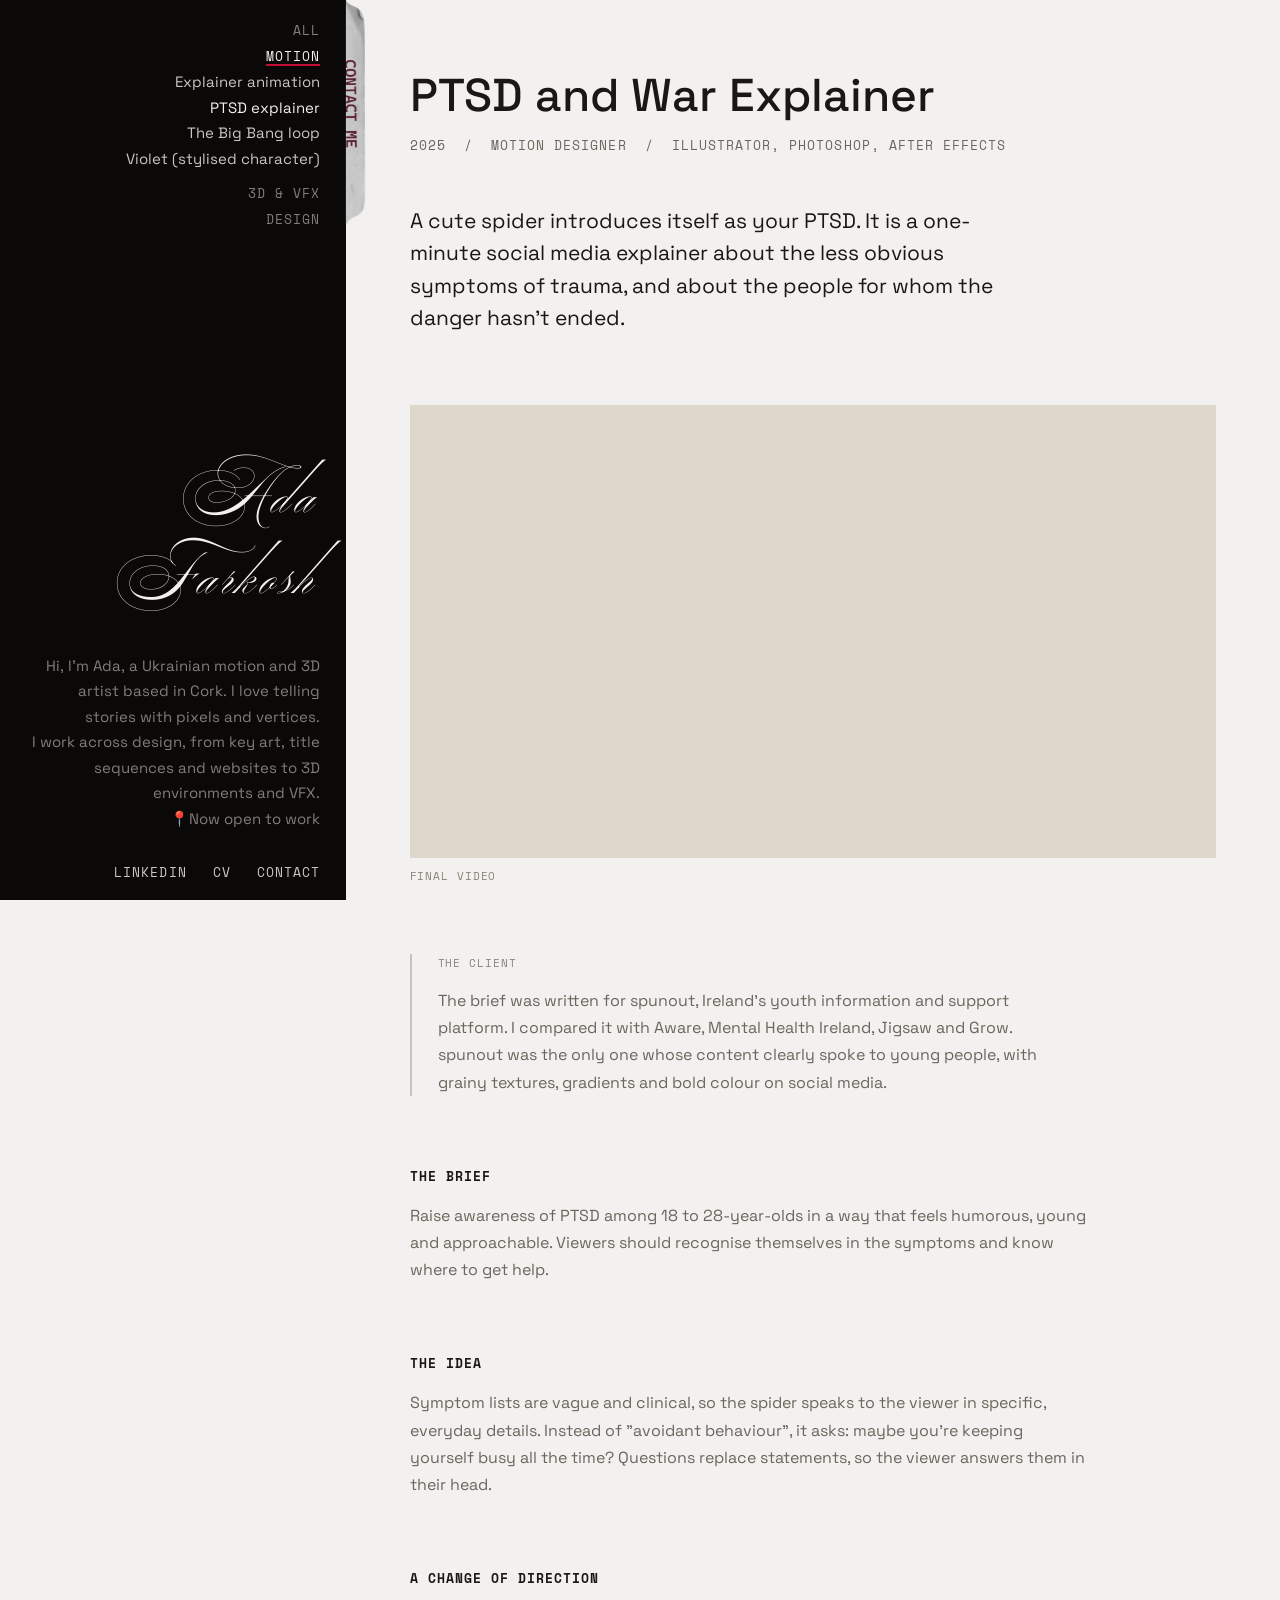
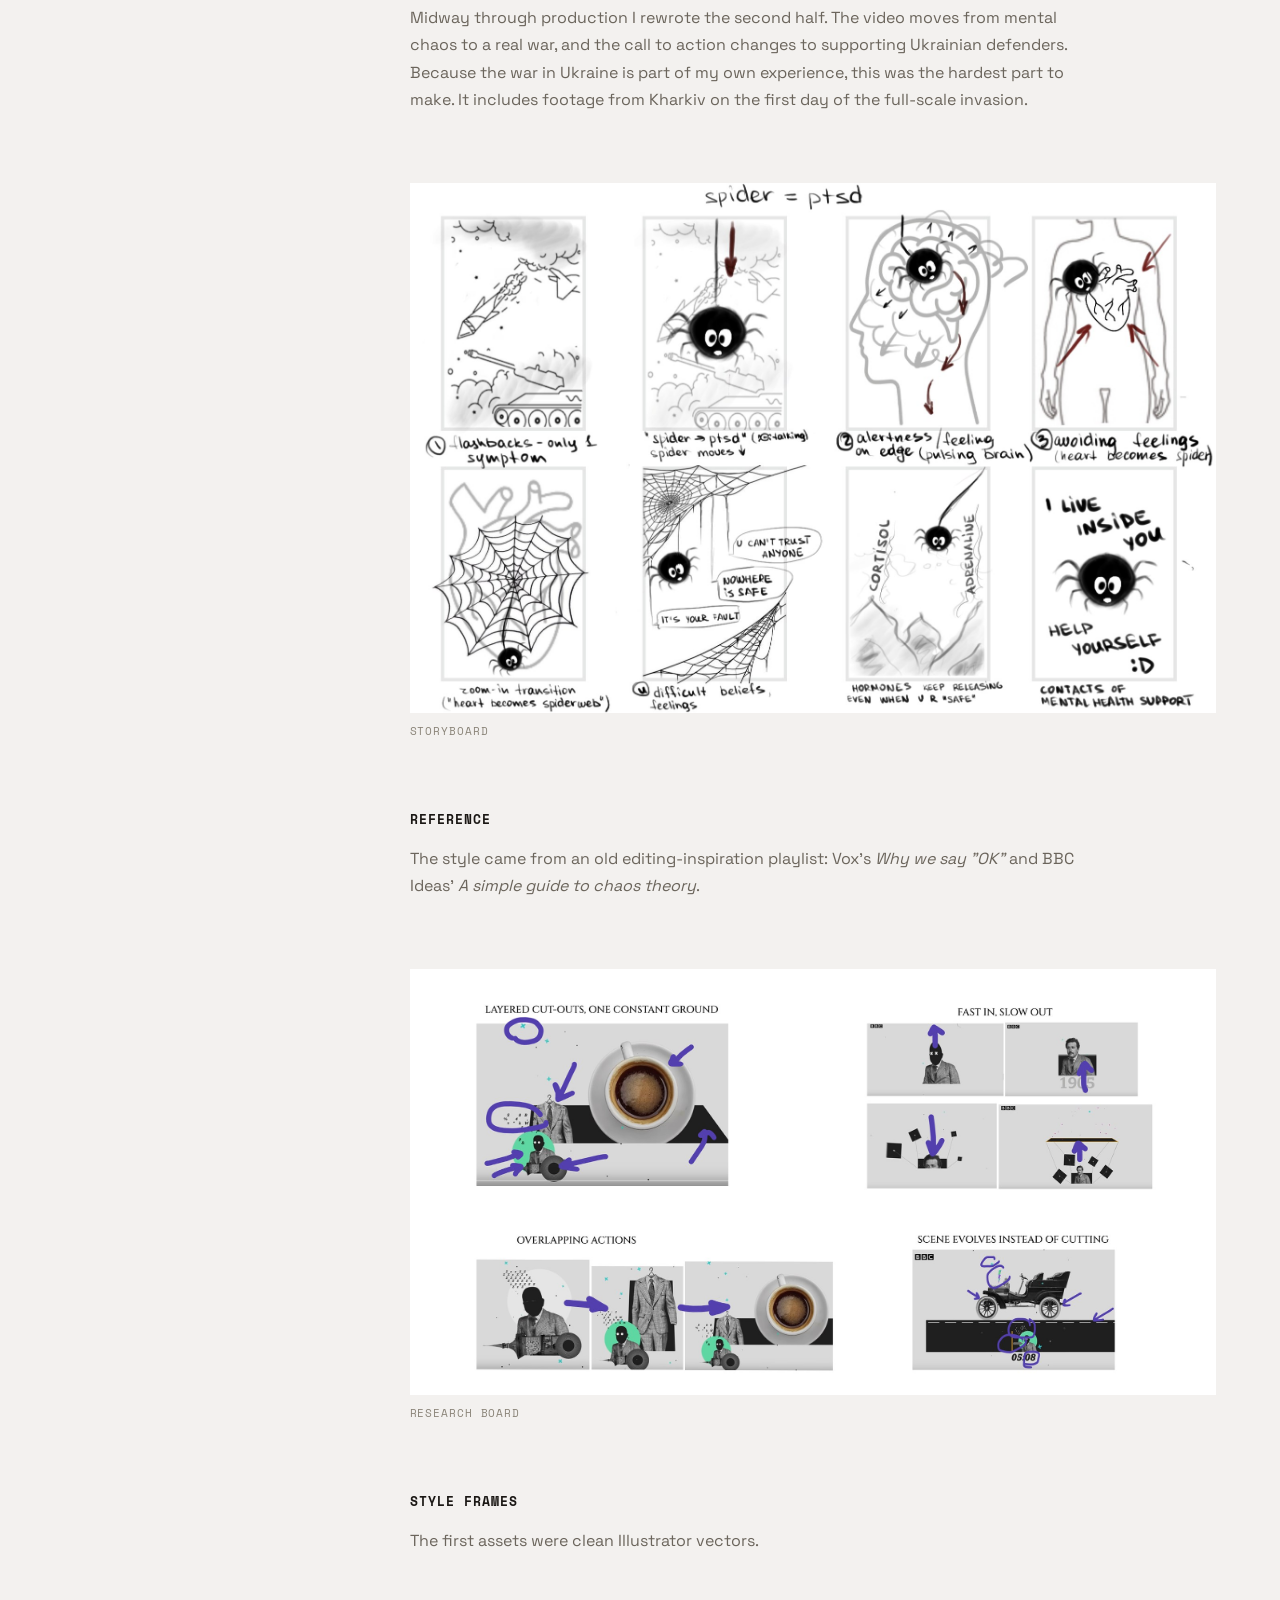
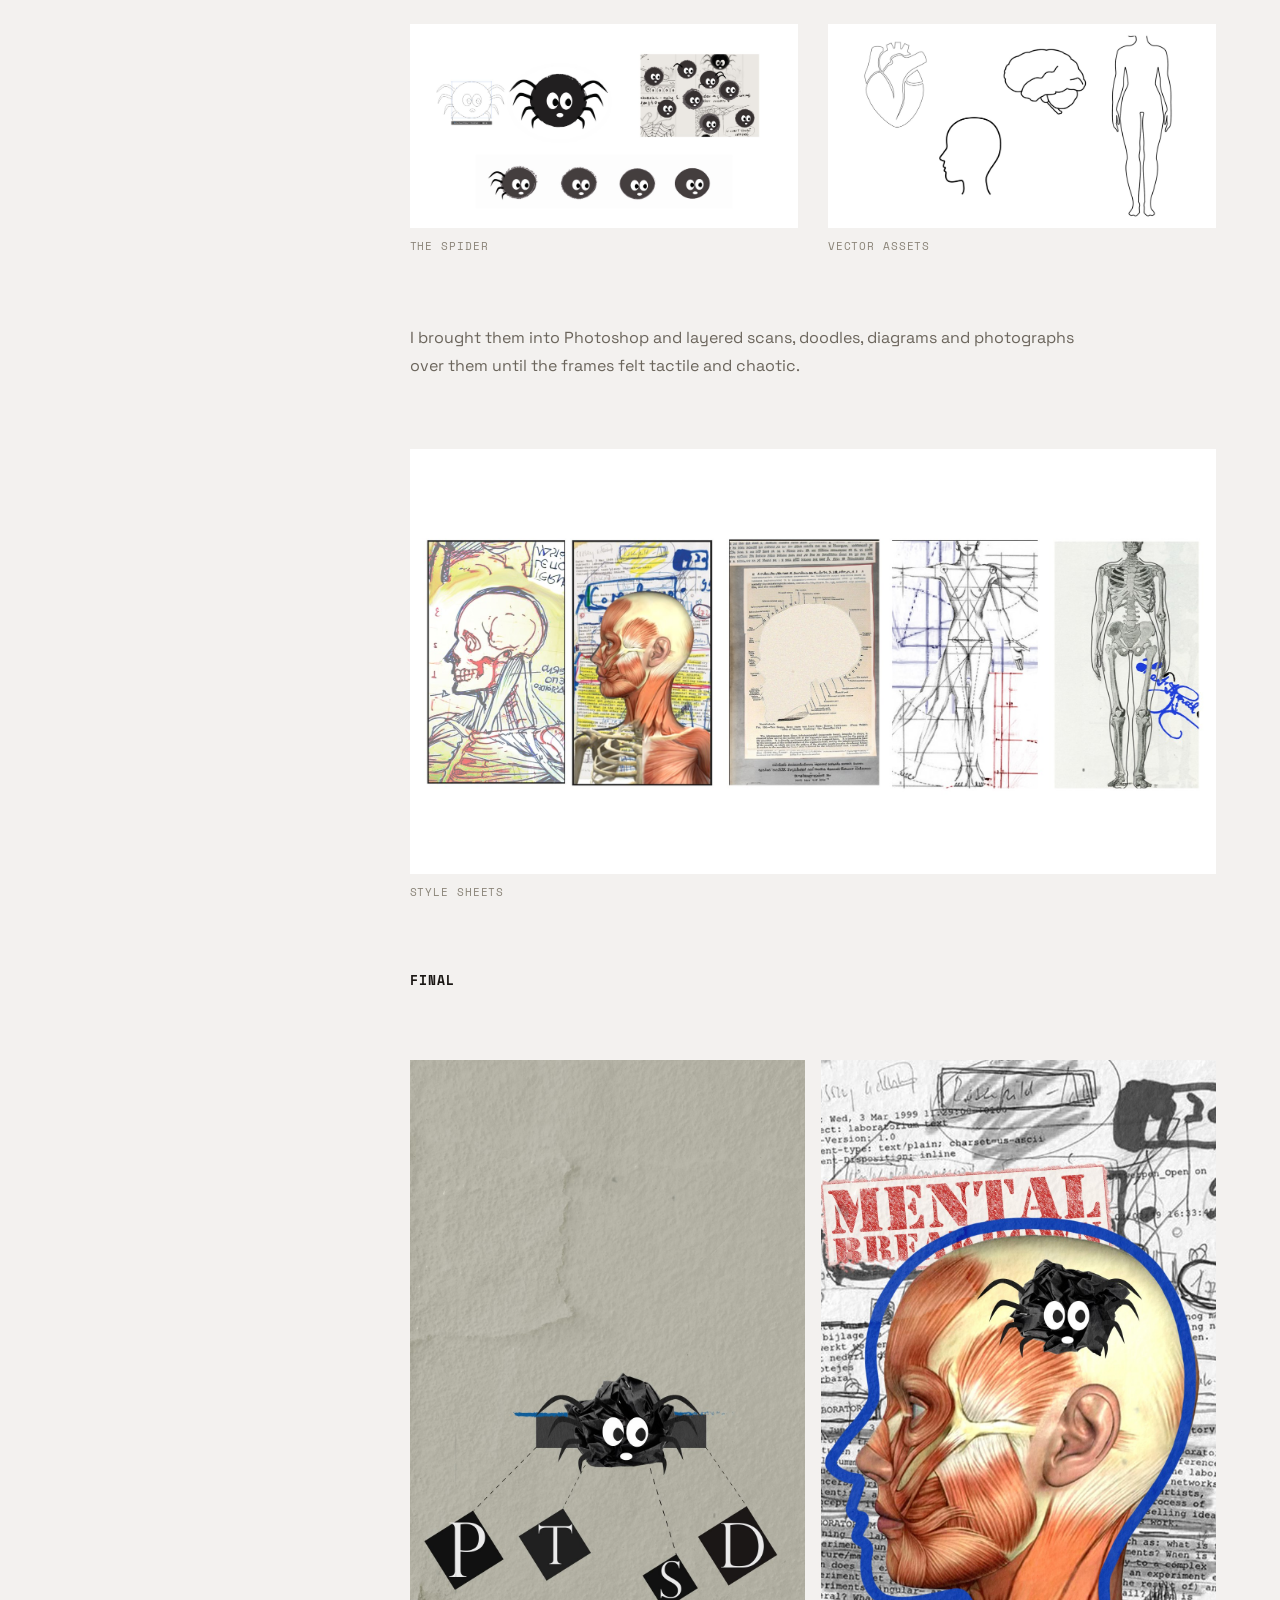
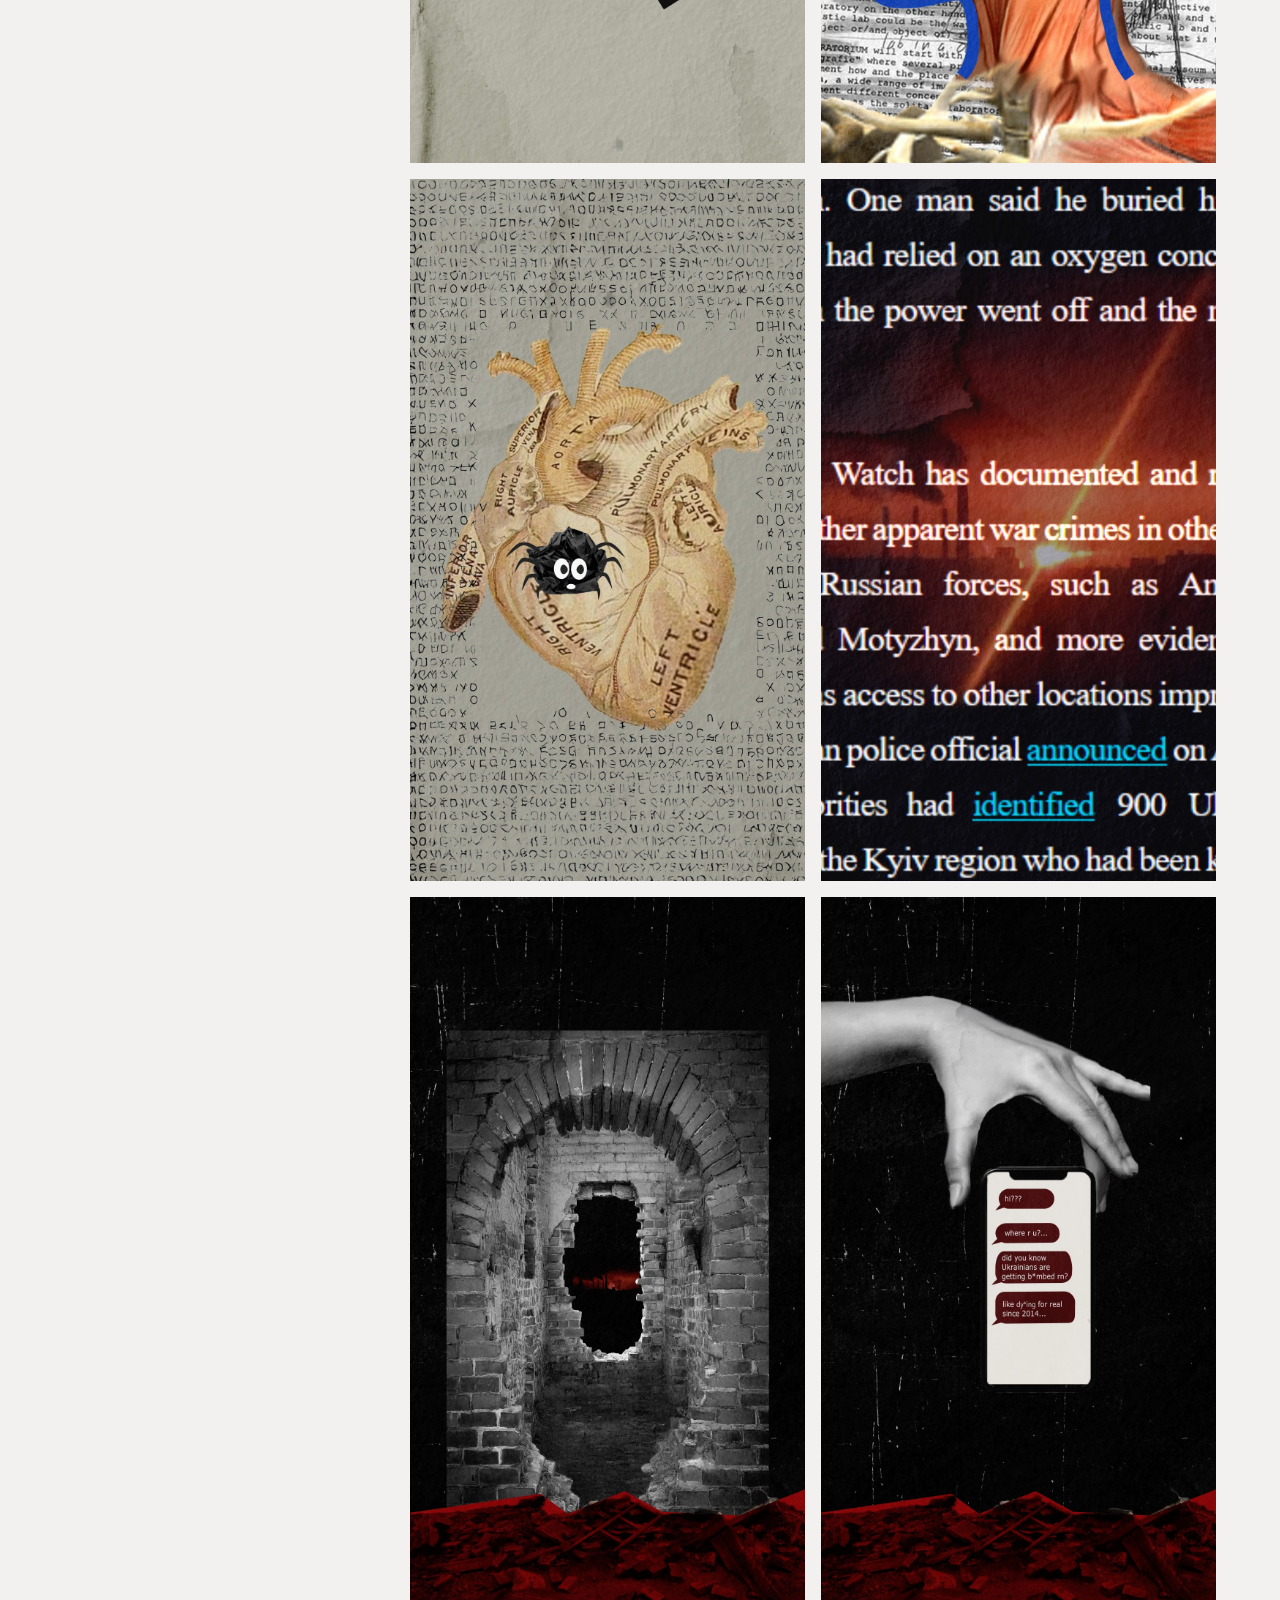
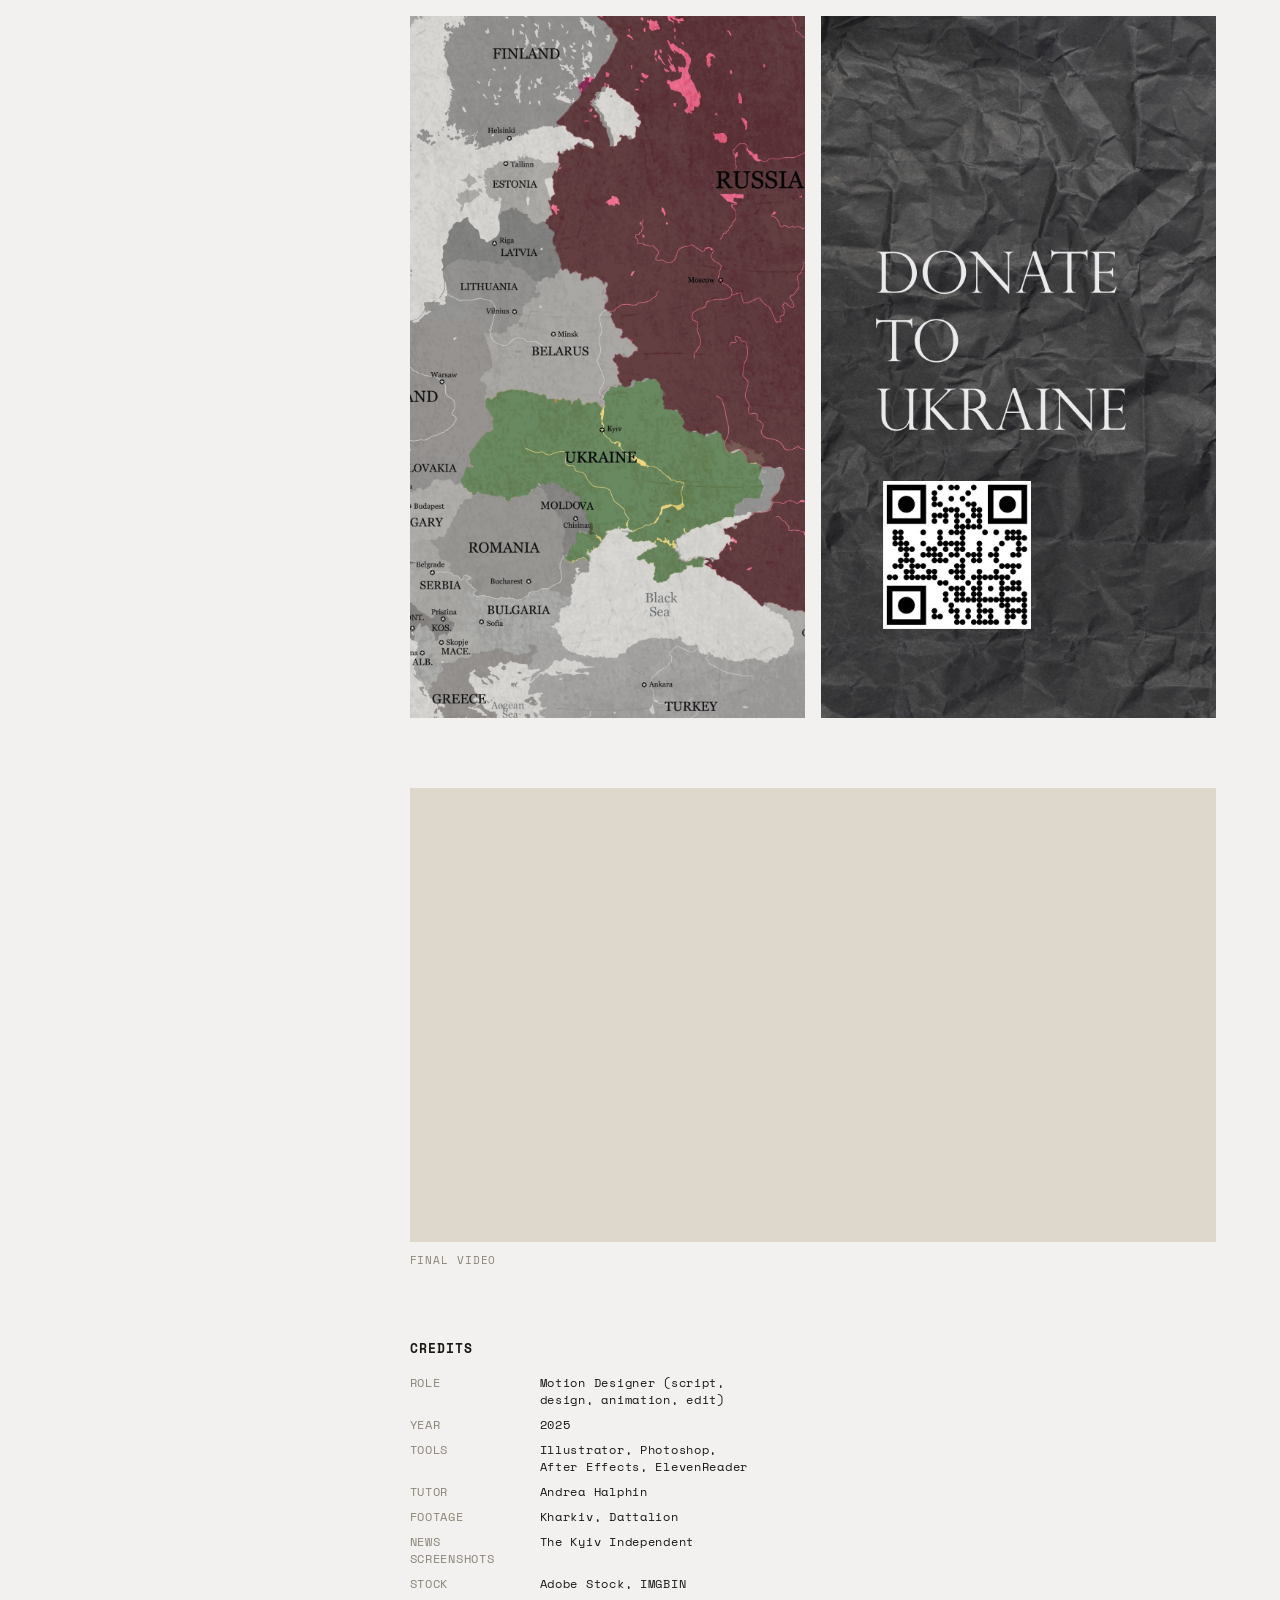
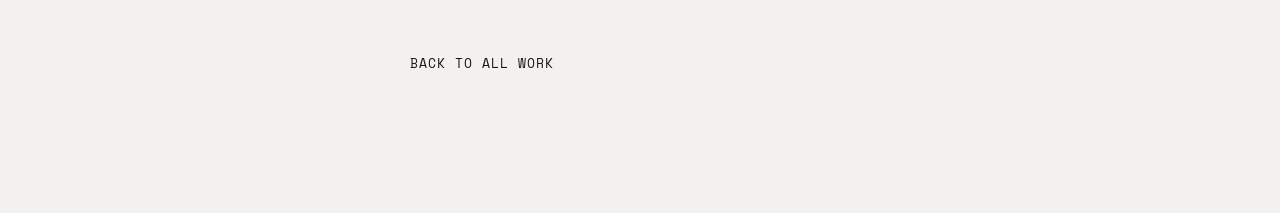
<file: projects/ptsd_explainer.html>
<!DOCTYPE html>
<html lang="en">

<head>
    <link rel="stylesheet" href="../style/style.css">
    <link rel="icon" type="image/png" href="../assets/site/images/icon.png">
    <meta charset="UTF-8">
    <meta name="viewport" content="width=device-width, initial-scale=1.0">
    <title>PTSD and War Explainer | Motion Design | Ada Farkosh</title>
    <meta name="description" content="A one-minute social media explainer on the less obvious symptoms of war trauma, illustrated and animated in Illustrator, Photoshop and After Effects.">
</head>

<body>

    <div class="band band-dark"></div>
    <div class="band band-light"></div>

    <!-- CATEGORY INDEX - <details> does the opening and closing itself.
         "name" makes them exclusive: opening one closes the others.
         Each link carries its own category as "?c=", so the page it
         opens lands on the category you clicked from.
         "all" is a link rather than a category: the index already is
         the list of everything, so it goes there instead of opening. -->
    <nav class="projects">
        <ul>
            <li><a class="cat-all" href="../index.html">all</a></li>
            <li>
                <details name="cats" data-cat="motion" open>
                    <summary>motion</summary>
                    <ul>
                        <li><a href="motion_for_explainers.html?c=motion">Explainer animation</a></li>
                        <li><a class="current" href="ptsd_explainer.html?c=motion">PTSD explainer</a></li>
                        <li><a href="the_big_bang.html?c=motion">The Big Bang loop</a></li>
                        <li><a href="violet_character.html?c=motion">Violet (stylised character)</a></li>
                    </ul>
                </details>
            </li>
            <li>
                <details name="cats" data-cat="3d-vfx">
                    <summary>3d & vfx</summary>
                    <ul>
                        <li><a href="violet_character.html?c=3d-vfx">Violet (stylised character)</a></li>
                        <li><a href="academy_on_the_cliff.html?c=3d-vfx">Academy on the Cliff</a></li>
                    </ul>
                </details>
            </li>
            <li>
                <details name="cats" data-cat="design">
                    <summary>design</summary>
                    <ul>
                        <li><a href="motion_for_explainers.html?c=design">Explainer animation</a></li>
                        <li><a class="current" href="ptsd_explainer.html?c=design">PTSD explainer</a></li>
                        <li><a href="violet_character.html?c=design">Violet (stylised character)</a></li>
                        <li><a href="what_remains_after.html?c=design">What Remains (film poster)</a></li>
                    </ul>
                </details>
            </li>
        </ul>
    </nav>

    <div class="sidebar">

        <a href="../index.html" class="sitename">Ada Farkosh</a>

        <div class="about-me">
            <p>Hi, I'm Ada, a Ukrainian motion and 3D artist based in Cork. I love telling stories with pixels and
                vertices.
                <br>
                I work across design, from key art, title sequences and websites to 3D environments and VFX.
                <br>
                &#128205;Now open to work</p>
        </div>

        <div class="menu">
            <ul>
                <li><a href="https://www.linkedin.com/in/ada-farkosh/" target="_blank"
                        rel="noopener">LinkedIn</a></li>
                <li><a href="../assets/site/docs/Ada_Farkosh_Motion3D_2026.pdf" target="_blank" rel="noopener">CV</a></li>
                <li><a href="mailto:ada.farkosh@gmail.com">Contact</a></li>
            </ul>
        </div>

    </div>


    <main class="page">

        <!-- TITLE -->
        <header class="page-head">
            <h1 class="page-title">PTSD and War Explainer</h1>
            <p class="page-meta">2025 &nbsp;/&nbsp; Motion Designer &nbsp;/&nbsp; Illustrator, Photoshop, After
                Effects</p>
        </header>

        <p class="lead">A cute spider introduces itself as your PTSD. It is a one-minute social media explainer about
            the less obvious symptoms of trauma, and about the people for whom the danger hasn't ended.</p>

        <!-- THE FINISHED PIECE, UP FRONT.
             The frames and the video are all 1080 x 1920, so they use the
             narrow container - "shot-tall" for an image, "video-tall" for a
             video -->
        <figure class="video">
            <iframe src="https://player.vimeo.com/video/1245149930" title="PTSD and War Awareness Explainer"
                allowfullscreen></iframe>
            <figcaption>Final video</figcaption>
        </figure>

        <!-- THE CLIENT - set apart, the same way the other pages credit a source -->
        <section class="context">
            <p class="credit">The client</p>
            <p>The brief was written for spunout, Ireland's youth information and support platform. I compared it with
                Aware, Mental Health Ireland, Jigsaw and Grow. spunout was the only one whose content clearly spoke to
                young people, with grainy textures, gradients and bold colour on social media.</p>
        </section>

        <!-- THE BRIEF -->
        <section class="prose">
            <h2>The brief</h2>
            <p>Raise awareness of PTSD among 18 to 28-year-olds in a way that feels humorous, young and approachable.
                Viewers should recognise themselves in the symptoms and know where to get help.</p>
        </section>

        <!-- THE IDEA -->
        <section class="prose">
            <h2>The idea</h2>
            <p>Symptom lists are vague and clinical, so the spider speaks to the viewer in specific, everyday details.
                Instead of "avoidant behaviour", it asks: maybe you're keeping yourself busy all the time? Questions
                replace statements, so the viewer answers them in their head.</p>
        </section>

        <!-- THE REWRITE -->
        <section class="prose">
            <h2>A change of direction</h2>
            <p>Midway through production I rewrote the second half. The video moves from mental chaos to a real war, and
                the call to action changes to supporting Ukrainian defenders. Because the war in Ukraine is part of my
                own experience, this was the hardest part to make. It includes footage from Kharkiv on the first day of
                the full-scale invasion.</p>
        </section>

        <figure class="shot-full">
            <img src="../assets/ptsd_explainer/images/storyboard.jpg" alt="Storyboard for the explainer">
            <figcaption>Storyboard</figcaption>
        </figure>

        <!-- REFERENCE -->
        <section class="prose">
            <h2>Reference</h2>
            <p>The style came from an old editing-inspiration playlist: Vox's <em>Why we say "OK"</em> and BBC Ideas'
                <em>A simple guide to chaos theory</em>.</p>
        </section>

        <figure class="shot-full">
            <img src="../assets/ptsd_explainer/images/research.jpg"
                alt="Research board of visual references for the explainer">
            <figcaption>Research board</figcaption>
        </figure>

        <!-- STYLE FRAMES -->
        <section class="prose">
            <h2>Style frames</h2>
            <p>The first assets were clean Illustrator vectors.</p>
        </section>

        <div class="shot-pair posters">
            <figure>
                <img src="../assets/ptsd_explainer/images/process_spider.jpg"
                    alt="The spider character built as an Illustrator vector">
                <figcaption>The spider</figcaption>
            </figure>
            <figure>
                <img src="../assets/ptsd_explainer/images/process_vectors.jpg"
                    alt="Vector assets drawn in Illustrator">
                <figcaption>Vector assets</figcaption>
            </figure>
        </div>

        <section class="prose">
            <p>I brought them into Photoshop and layered scans, doodles, diagrams and photographs over them until the
                frames felt tactile and chaotic.</p>
        </section>

        <figure class="shot-full">
            <img src="../assets/ptsd_explainer/images/process_stylesheets.jpg"
                alt="Style sheets with scans, doodles and photographs layered over the vectors">
            <figcaption>Style sheets</figcaption>
        </figure>

        <!-- THE FINAL FRAMES -->
        <section class="prose">
            <h2>Final</h2>
        </section>

        <div class="shot-strip">
            <figure><img src="../assets/ptsd_explainer/images/1_spider.jpg" alt="Final frame, the spider"></figure>
            <figure><img src="../assets/ptsd_explainer/images/2_head.jpg" alt="Final frame, the head"></figure>
            <figure><img src="../assets/ptsd_explainer/images/3_heart.jpg" alt="Final frame, the heart"></figure>
            <figure><img src="../assets/ptsd_explainer/images/4_sirens.jpg" alt="Final frame, the sirens"></figure>
            <figure><img src="../assets/ptsd_explainer/images/5_building.jpg" alt="Final frame, the building"></figure>
            <figure><img src="../assets/ptsd_explainer/images/6_ghosting.jpg" alt="Final frame, ghosting"></figure>
            <figure><img src="../assets/ptsd_explainer/images/7_map.jpg" alt="Final frame, the map"></figure>
            <figure><img src="../assets/ptsd_explainer/images/8_donate.jpg" alt="Final frame, the call to donate">
            </figure>
        </div>

        <figure class="video">
            <iframe src="https://player.vimeo.com/video/1245149930" title="PTSD and War Awareness Explainer"
                allowfullscreen></iframe>
            <figcaption>Final video</figcaption>
        </figure>

        <!-- CREDITS -->
        <section class="credits">
            <h2>Credits</h2>
            <dl>
                <dt>Role</dt>
                <dd>Motion Designer (script, design, animation, edit)</dd>
                <dt>Year</dt>
                <dd>2025</dd>
                <dt>Tools</dt>
                <dd>Illustrator, Photoshop, After Effects, ElevenReader</dd>
                <dt>Tutor</dt>
                <dd>Andrea Halphin</dd>
                <dt>Footage</dt>
                <dd>Kharkiv, <a href="https://dattalion.com/" target="_blank" rel="noopener">Dattalion</a></dd>
                <dt>News screenshots</dt>
                <dd>The Kyiv Independent</dd>
                <dt>Stock</dt>
                <dd>Adobe Stock, IMGBIN</dd>
            </dl>
        </section>

        <p class="back"><a href="../index.html">Back to all work</a></p>

    </main>


    <a class="contact-tab" href="mailto:ada.farkosh@gmail.com">
        <img class="tab-passive" src="../assets/site/images/contact_me_passive.png" alt="Contact me">
        <img class="tab-active" src="../assets/site/images/contact_me_hovered.png" alt="">
    </a>

    <div id="image-popup" onclick="closeImagePopup()">
        <img id="image-popup-img" alt="">
    </div>

    <script>
        // every image on the page opens in the popup - no onclick needed
        // on each one, so a new image is just an <img> tag like the others
        const popup = document.getElementById('image-popup');
        const popupImg = document.getElementById('image-popup-img');

        document.querySelectorAll('.page img').forEach(function (img) {
            img.addEventListener('click', function () {
                popupImg.src = img.src;
                popupImg.alt = img.alt;
                popup.classList.add('open');
            });
        });

        function closeImagePopup() {
            popup.classList.remove('open');
        }

        // Escape closes it too
        document.addEventListener('keydown', function (e) {
            if (e.key === 'Escape') closeImagePopup();
        });
    </script>

    <script>
        // the menu link that brought you here carries its category, as
        // "?c=design". Open that one, so the category you clicked from is
        // the category you land in. No parameter (arriving from a project
        // image on the index, or a bare link) leaves the page's own
        // default open.
        const fromLink = new URLSearchParams(location.search).get('c');

        if (fromLink) {
            document.querySelectorAll('.projects details').forEach(function (cat) {
                cat.open = (cat.dataset.cat === fromLink);
            });
        }
    </script>

</body>

</html>
</file>
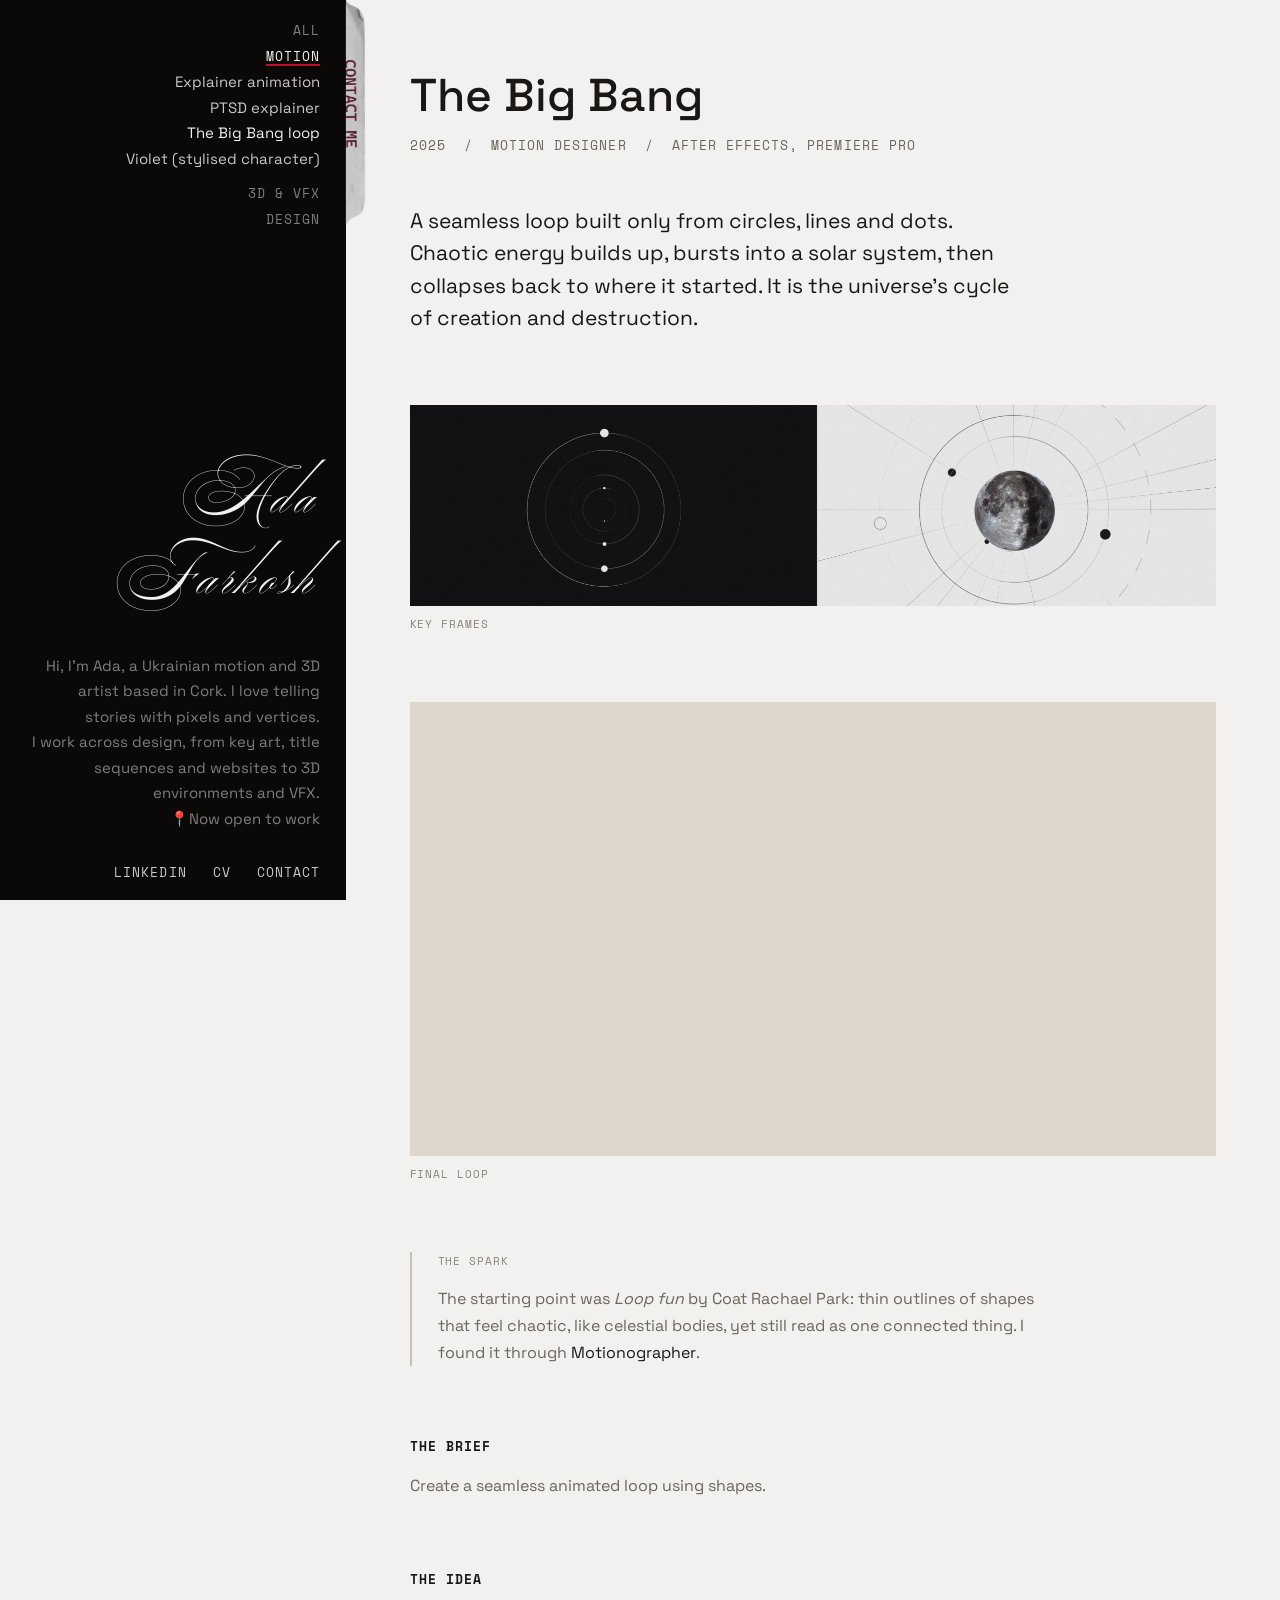
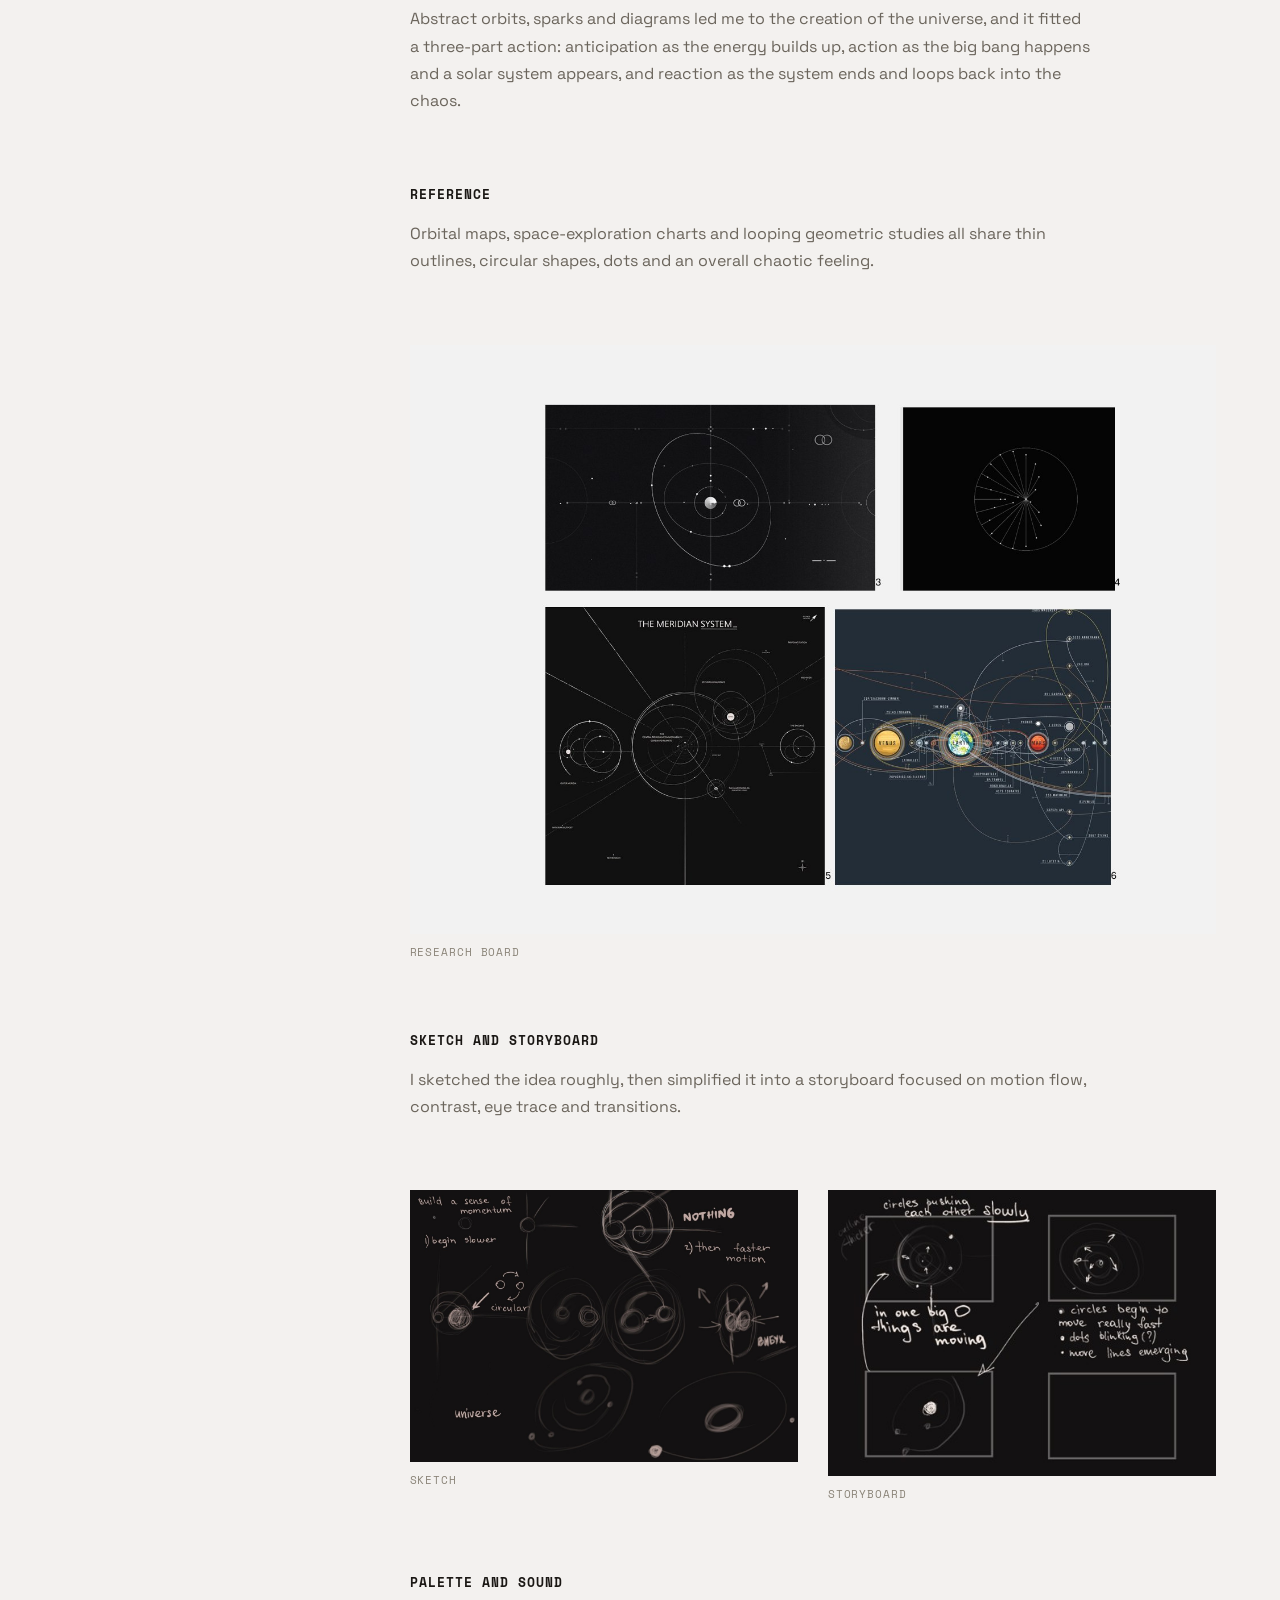
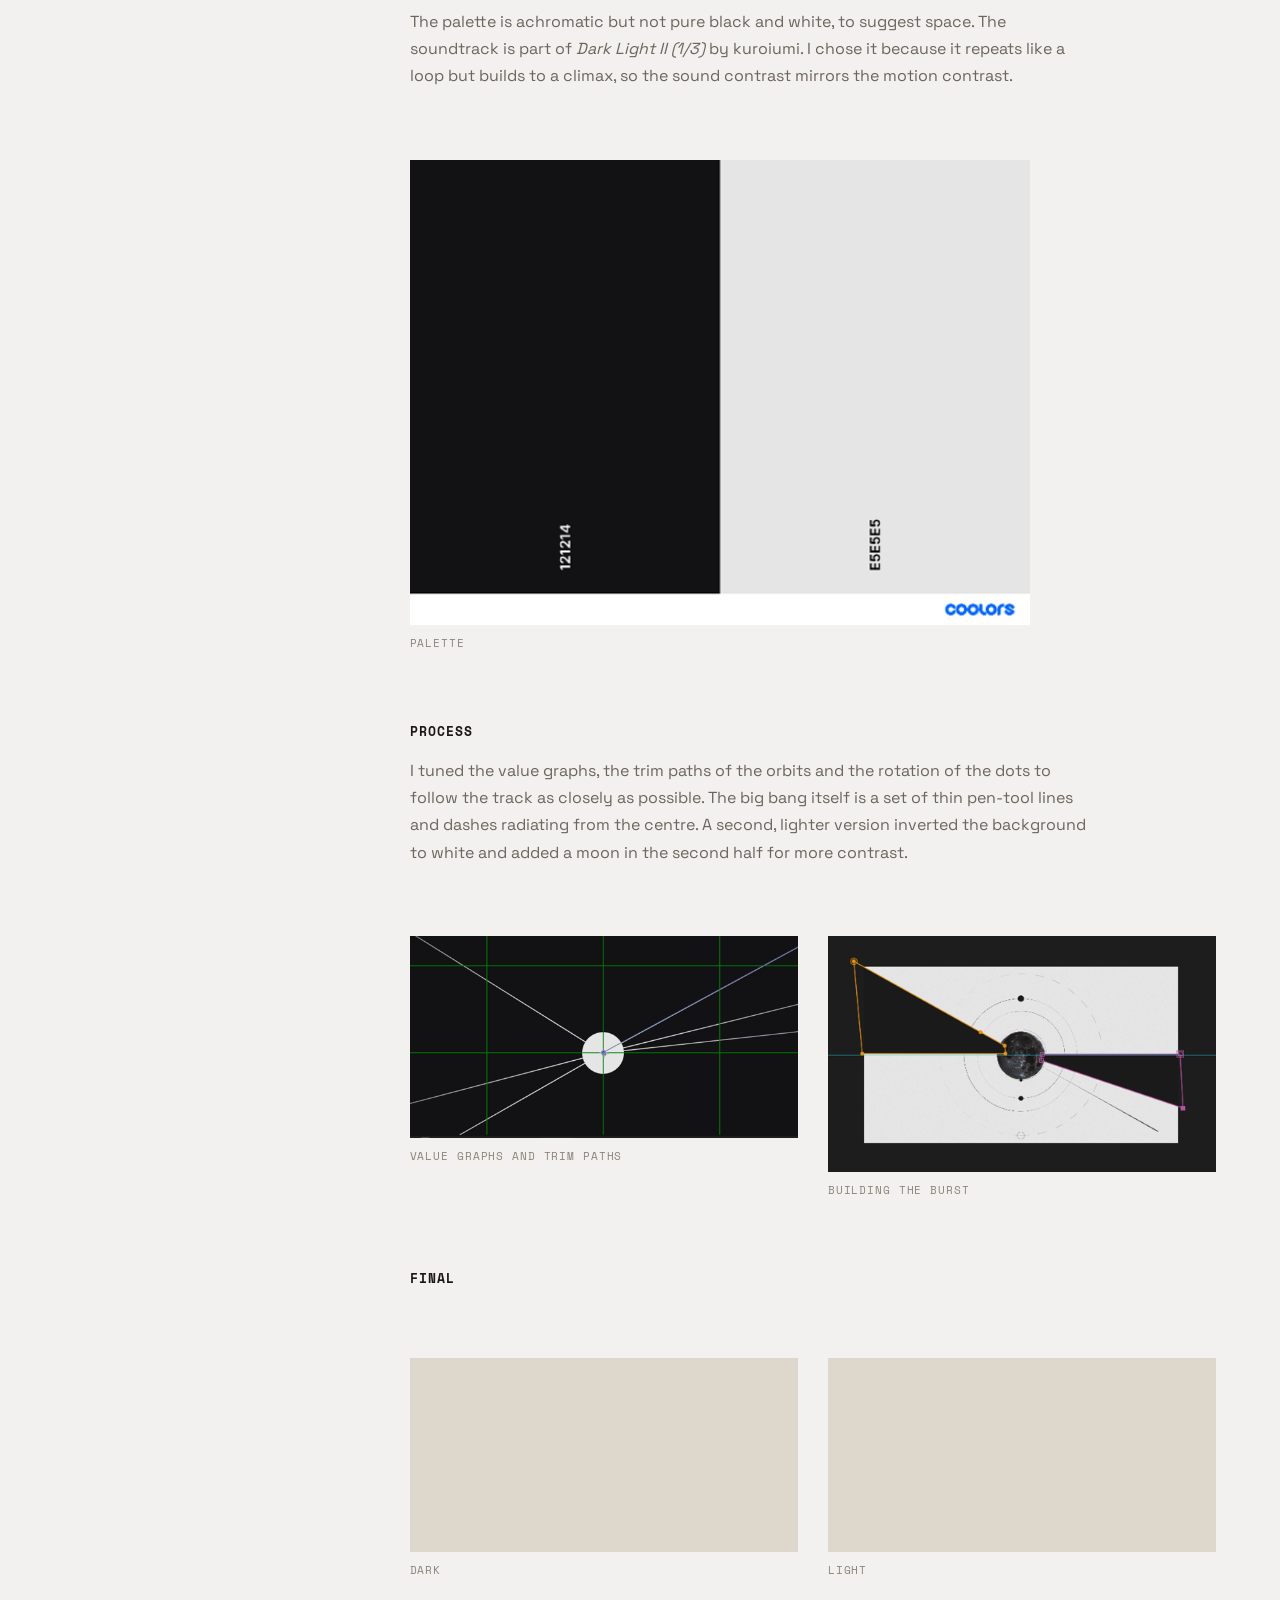
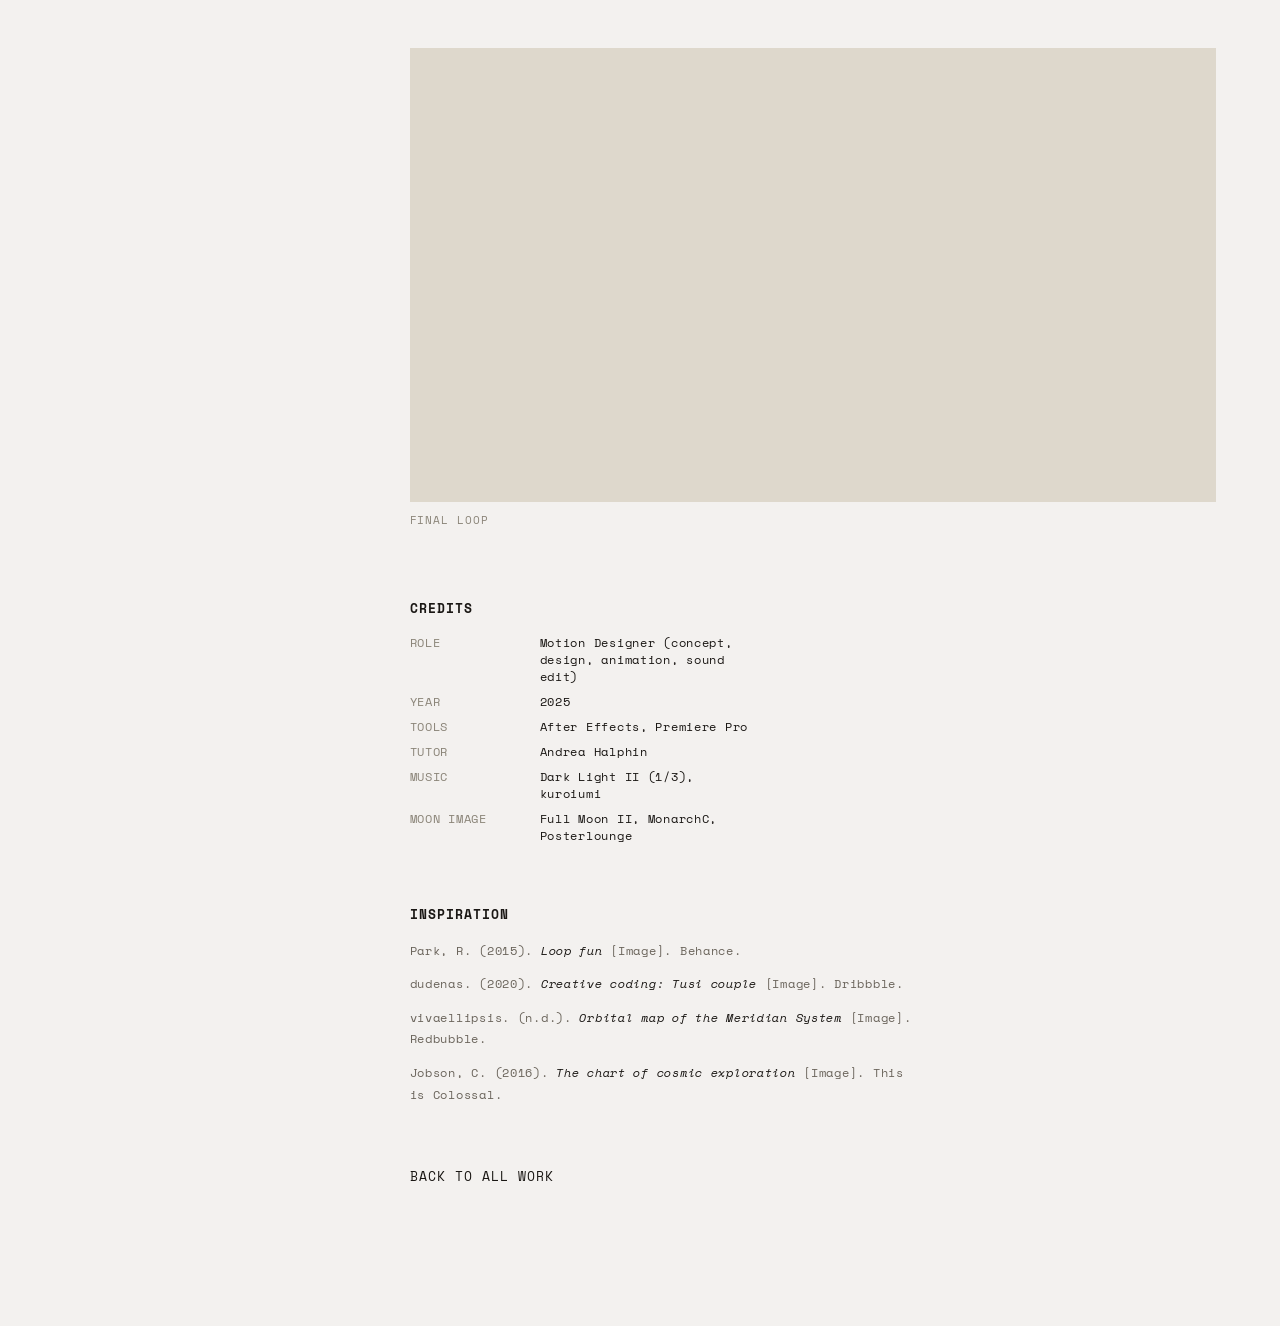
<file: projects/the_big_bang.html>
<!DOCTYPE html>
<html lang="en">

<head>
    <link rel="stylesheet" href="../style/style.css">
    <link rel="icon" type="image/png" href="../assets/site/images/icon.png">
    <meta charset="UTF-8">
    <meta name="viewport" content="width=device-width, initial-scale=1.0">
    <title>The Big Bang | Looping Motion Design | Ada Farkosh</title>
    <meta name="description" content="A seamless After Effects loop built only from circles, lines and dots. Chaotic energy bursts into a solar system, then collapses back to where it started.">
</head>

<body>

    <div class="band band-dark"></div>
    <div class="band band-light"></div>

    <!-- CATEGORY INDEX - <details> does the opening and closing itself.
         "name" makes them exclusive: opening one closes the others.
         Each link carries its own category as "?c=", so the page it
         opens lands on the category you clicked from.
         "all" is a link rather than a category: the index already is
         the list of everything, so it goes there instead of opening. -->
    <nav class="projects">
        <ul>
            <li><a class="cat-all" href="../index.html">all</a></li>
            <li>
                <details name="cats" data-cat="motion" open>
                    <summary>motion</summary>
                    <ul>
                        <li><a href="motion_for_explainers.html?c=motion">Explainer animation</a></li>
                        <li><a href="ptsd_explainer.html?c=motion">PTSD explainer</a></li>
                        <li><a class="current" href="the_big_bang.html?c=motion">The Big Bang loop</a></li>
                        <li><a href="violet_character.html?c=motion">Violet (stylised character)</a></li>
                    </ul>
                </details>
            </li>
            <li>
                <details name="cats" data-cat="3d-vfx">
                    <summary>3d & vfx</summary>
                    <ul>
                        <li><a href="violet_character.html?c=3d-vfx">Violet (stylised character)</a></li>
                        <li><a href="academy_on_the_cliff.html?c=3d-vfx">Academy on the Cliff</a></li>
                    </ul>
                </details>
            </li>
            <li>
                <details name="cats" data-cat="design">
                    <summary>design</summary>
                    <ul>
                        <li><a href="motion_for_explainers.html?c=design">Explainer animation</a></li>
                        <li><a href="ptsd_explainer.html?c=design">PTSD explainer</a></li>
                        <li><a href="violet_character.html?c=design">Violet (stylised character)</a></li>
                        <li><a href="what_remains_after.html?c=design">What Remains (film poster)</a></li>
                    </ul>
                </details>
            </li>
        </ul>
    </nav>

    <div class="sidebar">

        <a href="../index.html" class="sitename">Ada Farkosh</a>

        <div class="about-me">
            <p>Hi, I'm Ada, a Ukrainian motion and 3D artist based in Cork. I love telling stories with pixels and
                vertices.
                <br>
                I work across design, from key art, title sequences and websites to 3D environments and VFX.
                <br>
                &#128205;Now open to work</p>
        </div>

        <div class="menu">
            <ul>
                <li><a href="https://www.linkedin.com/in/ada-farkosh/" target="_blank"
                        rel="noopener">LinkedIn</a></li>
                <li><a href="../assets/site/docs/Ada_Farkosh_Motion3D_2026.pdf" target="_blank" rel="noopener">CV</a></li>
                <li><a href="mailto:ada.farkosh@gmail.com">Contact</a></li>
            </ul>
        </div>

    </div>


    <main class="page">

        <!-- TITLE -->
        <header class="page-head">
            <h1 class="page-title">The Big Bang</h1>
            <p class="page-meta">2025 &nbsp;/&nbsp; Motion Designer &nbsp;/&nbsp; After Effects, Premiere Pro</p>
        </header>

        <p class="lead">A seamless loop built only from circles, lines and dots. Chaotic energy builds up, bursts into
            a solar system, then collapses back to where it started. It is the universe's cycle of creation and
            destruction.</p>

        <!-- THE FINISHED PIECE, UP FRONT -->
        <figure class="shot-full">
            <img src="../assets/the_big_bang/images/key.jpg" alt="Four key frames from the loop, side by side">
            <figcaption>Key frames</figcaption>
        </figure>

        <figure class="video">
            <iframe src="https://player.vimeo.com/video/1193270401" title="The Big Bang, a seamless animated loop"
                allowfullscreen></iframe>
            <figcaption>Final loop</figcaption>
        </figure>

        <!-- THE SPARK - someone else's work, set apart and credited -->
        <section class="context">
            <p class="credit">The spark</p>
            <p>The starting point was <em>Loop fun</em> by Coat Rachael Park: thin outlines of shapes that feel
                chaotic, like celestial bodies, yet still read as one connected thing. I found it through
                <a href="https://motionographer.com/quickie/coat-of-arms-arrow-electronics-handpicked/"
                    target="_blank" rel="noopener">Motionographer</a>.</p>
        </section>

        <!-- THE BRIEF -->
        <section class="prose">
            <h2>The brief</h2>
            <p>Create a seamless animated loop using shapes.</p>
        </section>

        <!-- THE IDEA -->
        <section class="prose">
            <h2>The idea</h2>
            <p>Abstract orbits, sparks and diagrams led me to the creation of the universe, and it fitted a three-part
                action: anticipation as the energy builds up, action as the big bang happens and a solar system
                appears, and reaction as the system ends and loops back into the chaos.</p>
        </section>

        <!-- REFERENCE -->
        <section class="prose">
            <h2>Reference</h2>
            <p>Orbital maps, space-exploration charts and looping geometric studies all share thin outlines, circular
                shapes, dots and an overall chaotic feeling.</p>
        </section>

        <figure class="shot-full">
            <img src="../assets/the_big_bang/images/research.jpg" alt="Research board of orbital maps and space charts">
            <figcaption>Research board</figcaption>
        </figure>

        <!-- SKETCH AND STORYBOARD -->
        <section class="prose">
            <h2>Sketch and storyboard</h2>
            <p>I sketched the idea roughly, then simplified it into a storyboard focused on motion flow, contrast, eye
                trace and transitions.</p>
        </section>

        <div class="shot-pair posters">
            <figure>
                <img src="../assets/the_big_bang/images/storyboard1.jpg" alt="First sketch of the loop">
                <figcaption>Sketch</figcaption>
            </figure>
            <figure>
                <img src="../assets/the_big_bang/images/storyboard2.jpg" alt="Simplified storyboard of the loop">
                <figcaption>Storyboard</figcaption>
            </figure>
        </div>

        <!-- PALETTE AND SOUND -->
        <section class="prose">
            <h2>Palette and sound</h2>
            <p>The palette is achromatic but not pure black and white, to suggest space. The soundtrack is part of
                <em>Dark Light II (1/3)</em> by kuroiumi. I chose it because it repeats like a loop but builds to a
                climax, so the sound contrast mirrors the motion contrast.</p>
        </section>

        <figure class="shot-stack">
            <img src="../assets/the_big_bang/images/colors.png" alt="The achromatic palette used in the loop">
            <figcaption>Palette</figcaption>
        </figure>

        <!-- PROCESS -->
        <section class="prose">
            <h2>Process</h2>
            <p>I tuned the value graphs, the trim paths of the orbits and the rotation of the dots to follow the track
                as closely as possible. The big bang itself is a set of thin pen-tool lines and dashes radiating from
                the centre. A second, lighter version inverted the background to white and added a moon in the second
                half for more contrast.</p>
        </section>

        <div class="shot-pair posters">
            <figure>
                <img src="../assets/the_big_bang/images/process1.png" alt="Value graphs and trim paths in After Effects">
                <figcaption>Value graphs and trim paths</figcaption>
            </figure>
            <figure>
                <img src="../assets/the_big_bang/images/process2.png" alt="Pen-tool lines radiating from the centre">
                <figcaption>Building the burst</figcaption>
            </figure>
        </div>

        <!-- THE TWO VERSIONS -->
        <section class="prose">
            <h2>Final</h2>
        </section>

        <div class="shot-pair posters">
            <figure>
                <video autoplay muted loop playsinline width="720" height="404">
                    <source src="../assets/the_big_bang/videos/loop_dark.mp4" type="video/mp4">
                </video>
                <figcaption>Dark</figcaption>
            </figure>
            <figure>
                <video autoplay muted loop playsinline width="720" height="404">
                    <source src="../assets/the_big_bang/videos/loop_light.mp4" type="video/mp4">
                </video>
                <figcaption>Light</figcaption>
            </figure>
        </div>

        <figure class="video">
            <iframe src="https://player.vimeo.com/video/1193270401" title="The Big Bang, a seamless animated loop"
                allowfullscreen></iframe>
            <figcaption>Final loop</figcaption>
        </figure>

        <!-- CREDITS -->
        <section class="credits">
            <h2>Credits</h2>
            <dl>
                <dt>Role</dt>
                <dd>Motion Designer (concept, design, animation, sound edit)</dd>
                <dt>Year</dt>
                <dd>2025</dd>
                <dt>Tools</dt>
                <dd>After Effects, Premiere Pro</dd>
                <dt>Tutor</dt>
                <dd>Andrea Halphin</dd>
                <dt>Music</dt>
                <dd>Dark Light II (1/3), kuroiumi</dd>
                <dt>Moon image</dt>
                <dd>Full Moon II, MonarchC, Posterlounge</dd>
            </dl>
        </section>

        <section class="credits">
            <h2>Inspiration</h2>
            <ul class="reflist">
                <li>Park, R. (2015). <a href="https://www.behance.net/gallery/27710423/Loop-fun" target="_blank"
                        rel="noopener"><em>Loop fun</em></a> [Image]. Behance.</li>
                <li>dudenas. (2020). <a href="https://dribbble.com/shots/13452073-Creative-Coding-Tusi-Couple"
                        target="_blank" rel="noopener"><em>Creative coding: Tusi couple</em></a> [Image]. Dribbble.
                </li>
                <li>vivaellipsis. (n.d.). <a
                        href="https://www.redbubble.com/i/photographic-print/Orbital-Map-of-the-Meridian-System-by-vivaellipsis/54219153.Y8UA9"
                        target="_blank" rel="noopener"><em>Orbital map of the Meridian System</em></a> [Image].
                    Redbubble.</li>
                <li>Jobson, C. (2016). <a href="https://www.thisiscolossal.com/2016/03/the-chart-of-cosmic-exploration-print/"
                        target="_blank" rel="noopener"><em>The chart of cosmic exploration</em></a> [Image]. This is
                    Colossal.</li>
            </ul>
        </section>

        <p class="back"><a href="../index.html">Back to all work</a></p>

    </main>


    <a class="contact-tab" href="mailto:ada.farkosh@gmail.com">
        <img class="tab-passive" src="../assets/site/images/contact_me_passive.png" alt="Contact me">
        <img class="tab-active" src="../assets/site/images/contact_me_hovered.png" alt="">
    </a>

    <div id="image-popup" onclick="closeImagePopup()">
        <img id="image-popup-img" alt="">
    </div>

    <script>
        // every image on the page opens in the popup - no onclick needed
        // on each one, so a new image is just an <img> tag like the others
        const popup = document.getElementById('image-popup');
        const popupImg = document.getElementById('image-popup-img');

        document.querySelectorAll('.page img').forEach(function (img) {
            img.addEventListener('click', function () {
                popupImg.src = img.src;
                popupImg.alt = img.alt;
                popup.classList.add('open');
            });
        });

        function closeImagePopup() {
            popup.classList.remove('open');
        }

        // Escape closes it too
        document.addEventListener('keydown', function (e) {
            if (e.key === 'Escape') closeImagePopup();
        });
    </script>

    <script>
        // the menu link that brought you here carries its category, as
        // "?c=design". Open that one, so the category you clicked from is
        // the category you land in. No parameter (arriving from a project
        // image on the index, or a bare link) leaves the page's own
        // default open.
        const fromLink = new URLSearchParams(location.search).get('c');

        if (fromLink) {
            document.querySelectorAll('.projects details').forEach(function (cat) {
                cat.open = (cat.dataset.cat === fromLink);
            });
        }
    </script>

</body>

</html>
</file>
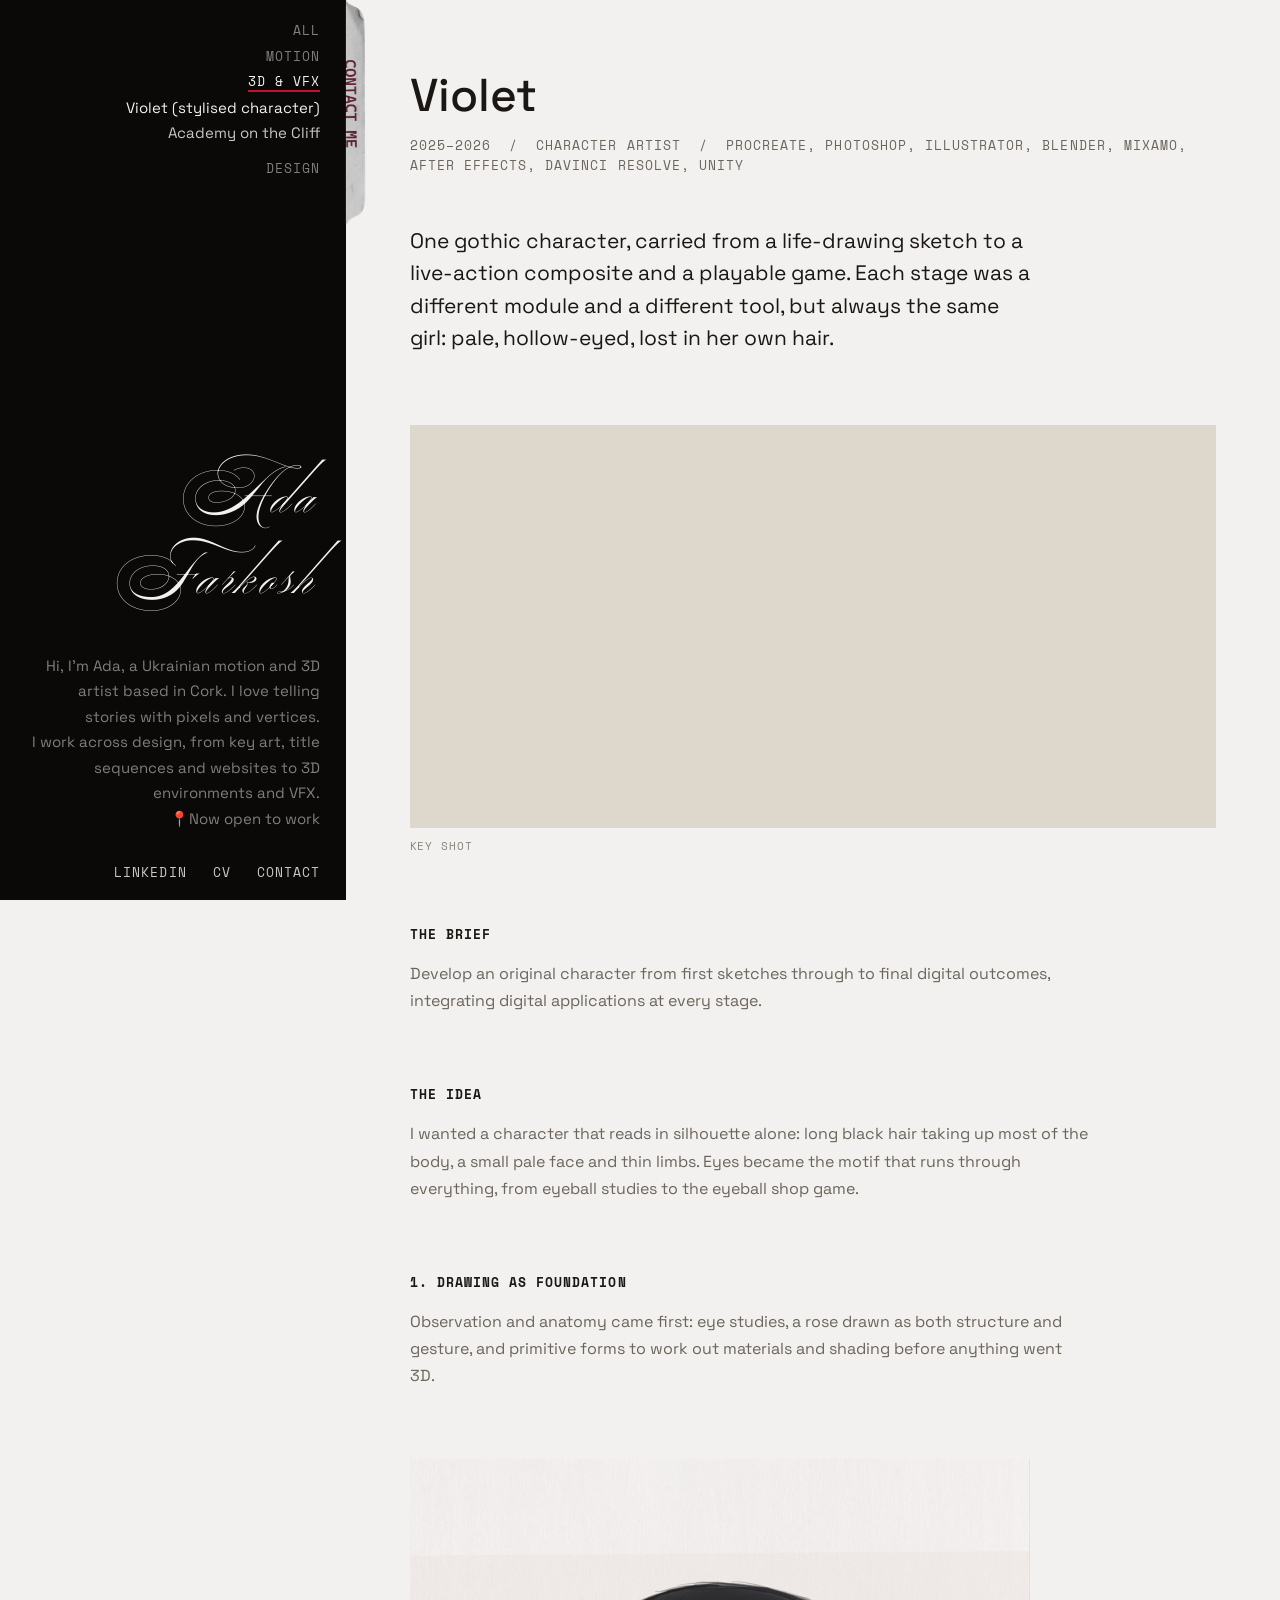
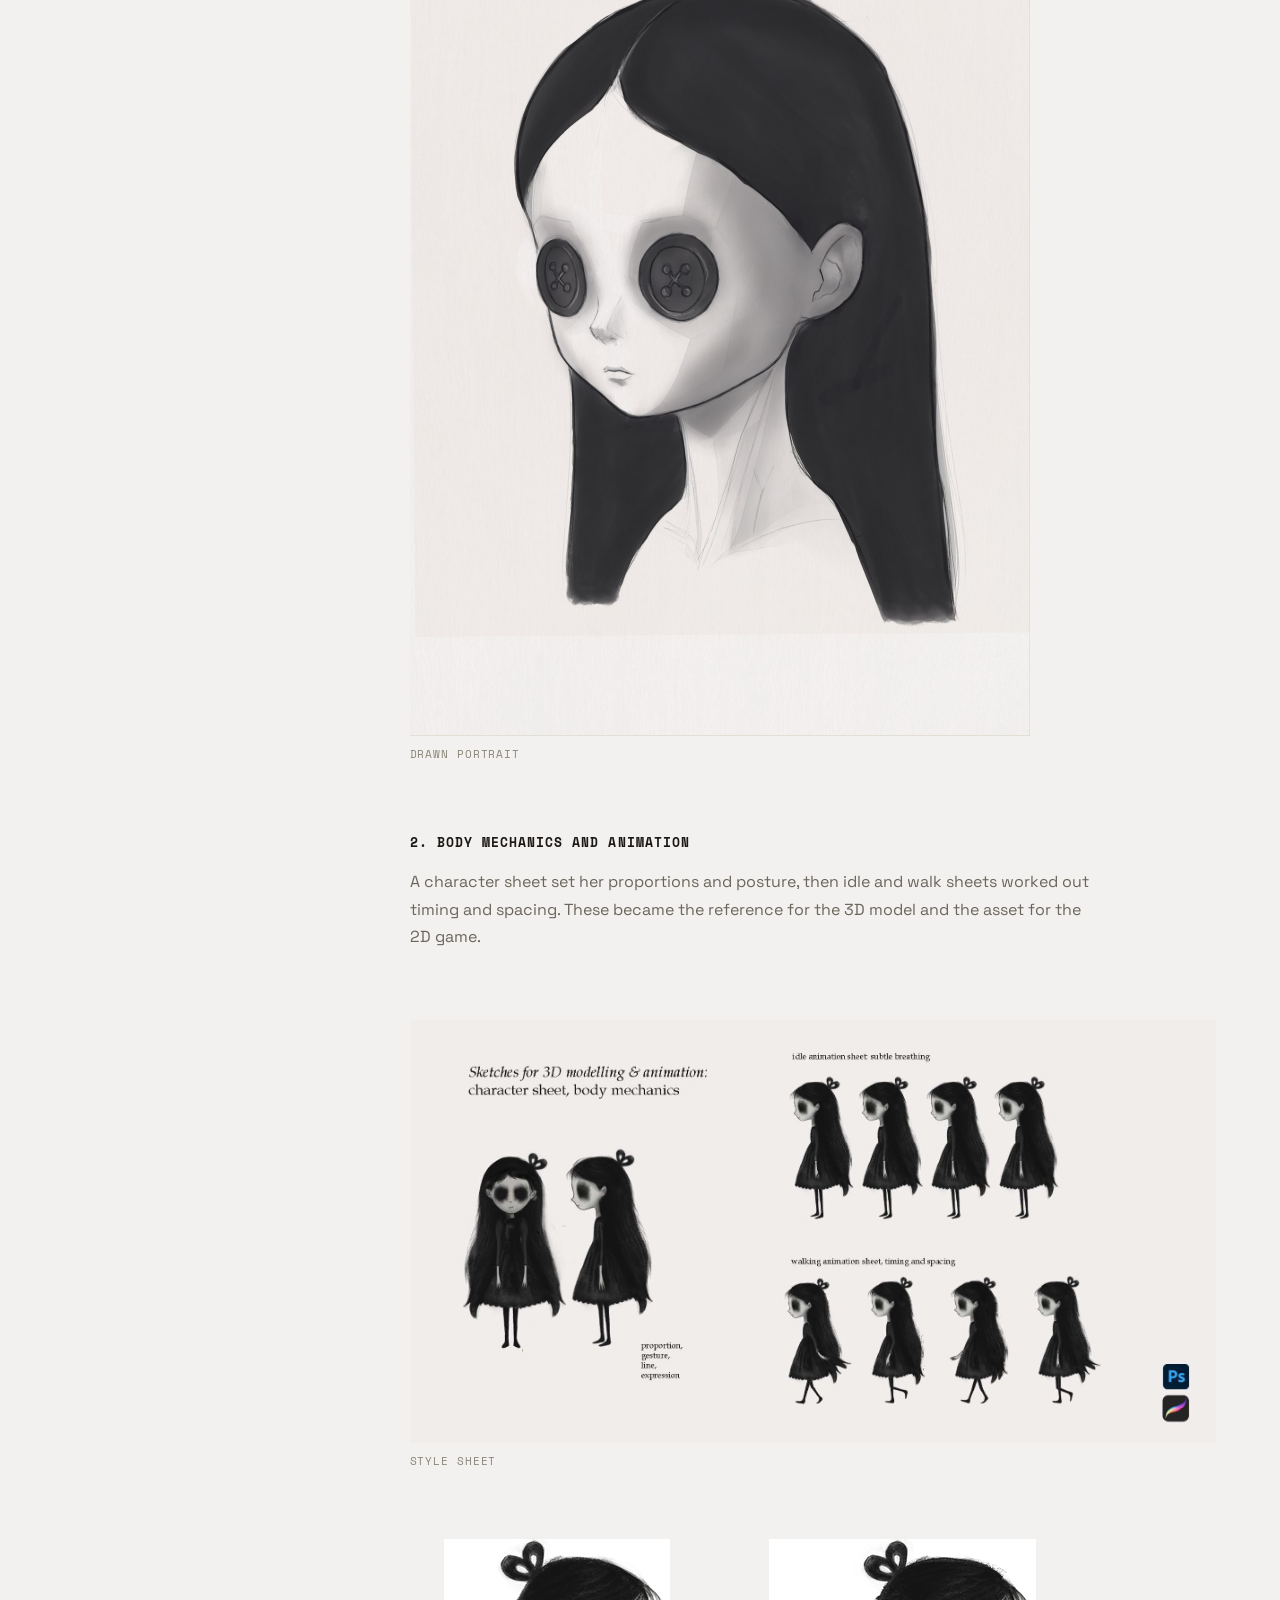
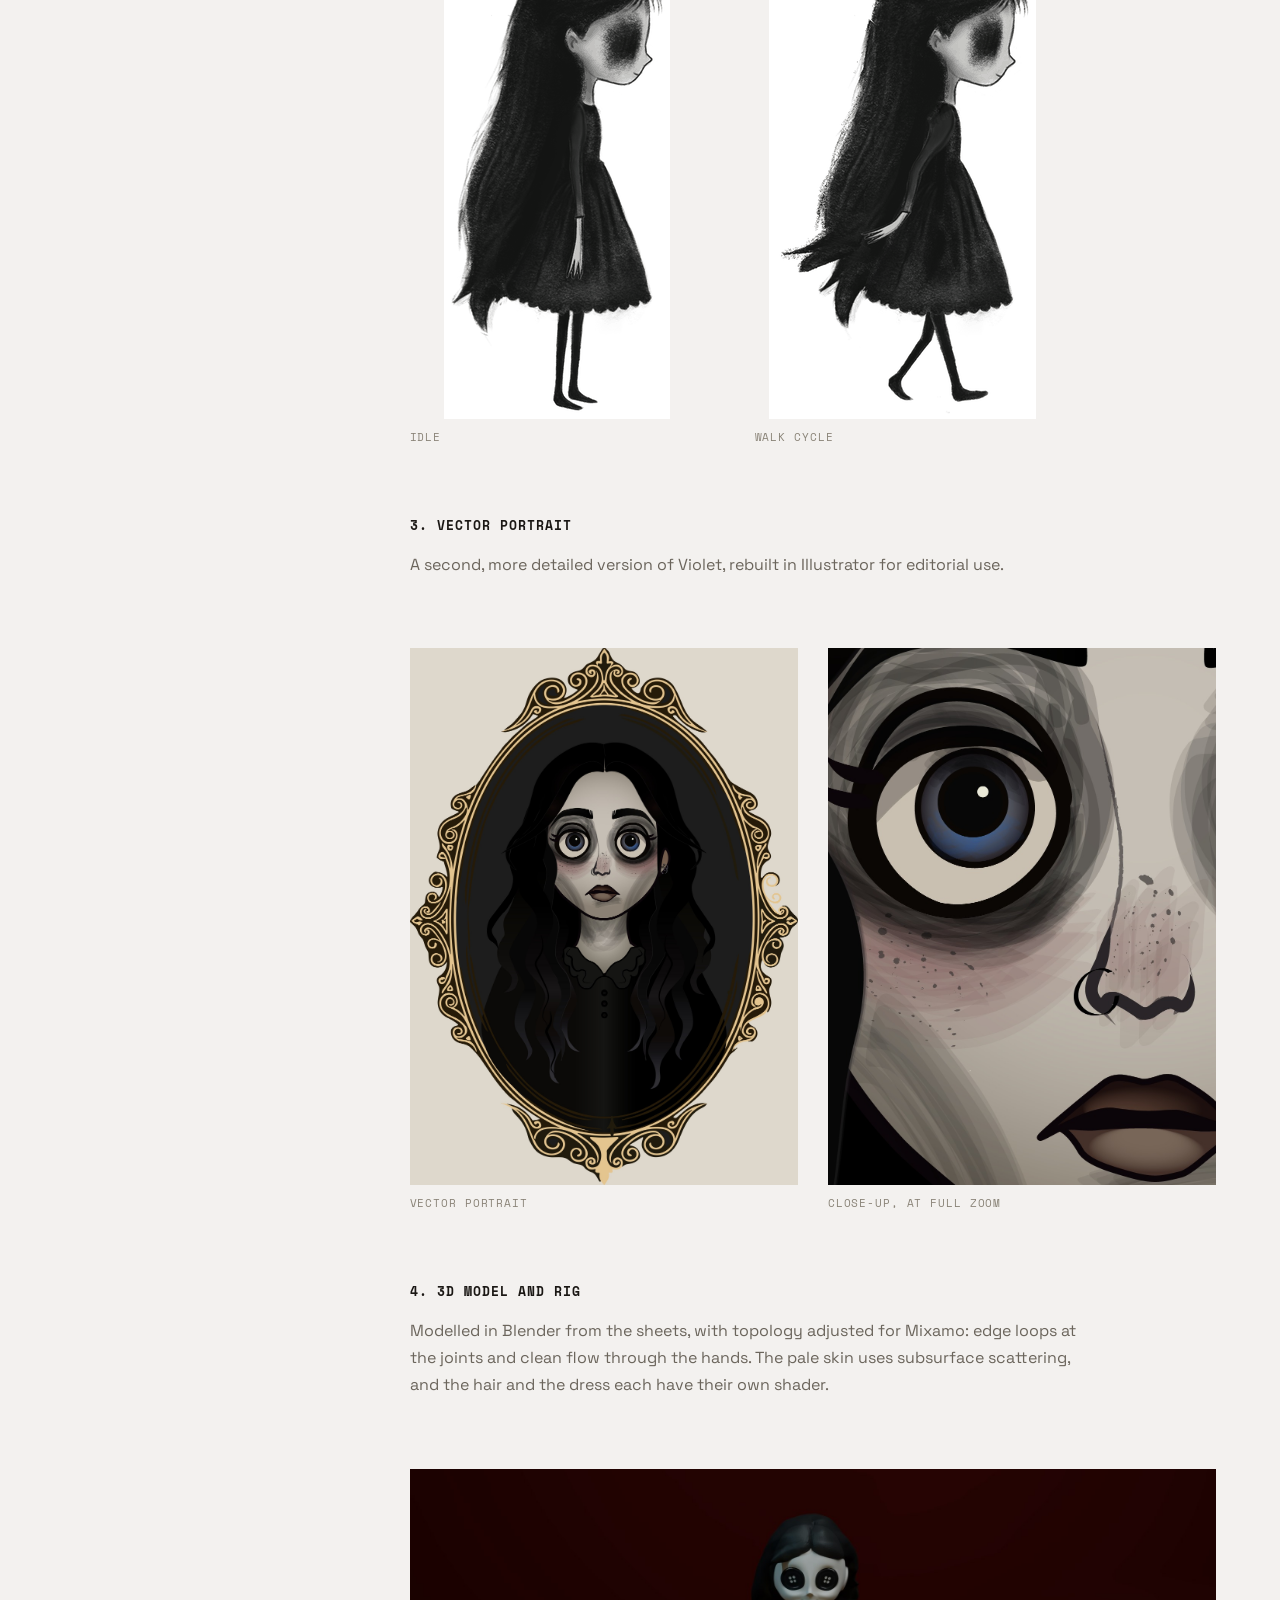
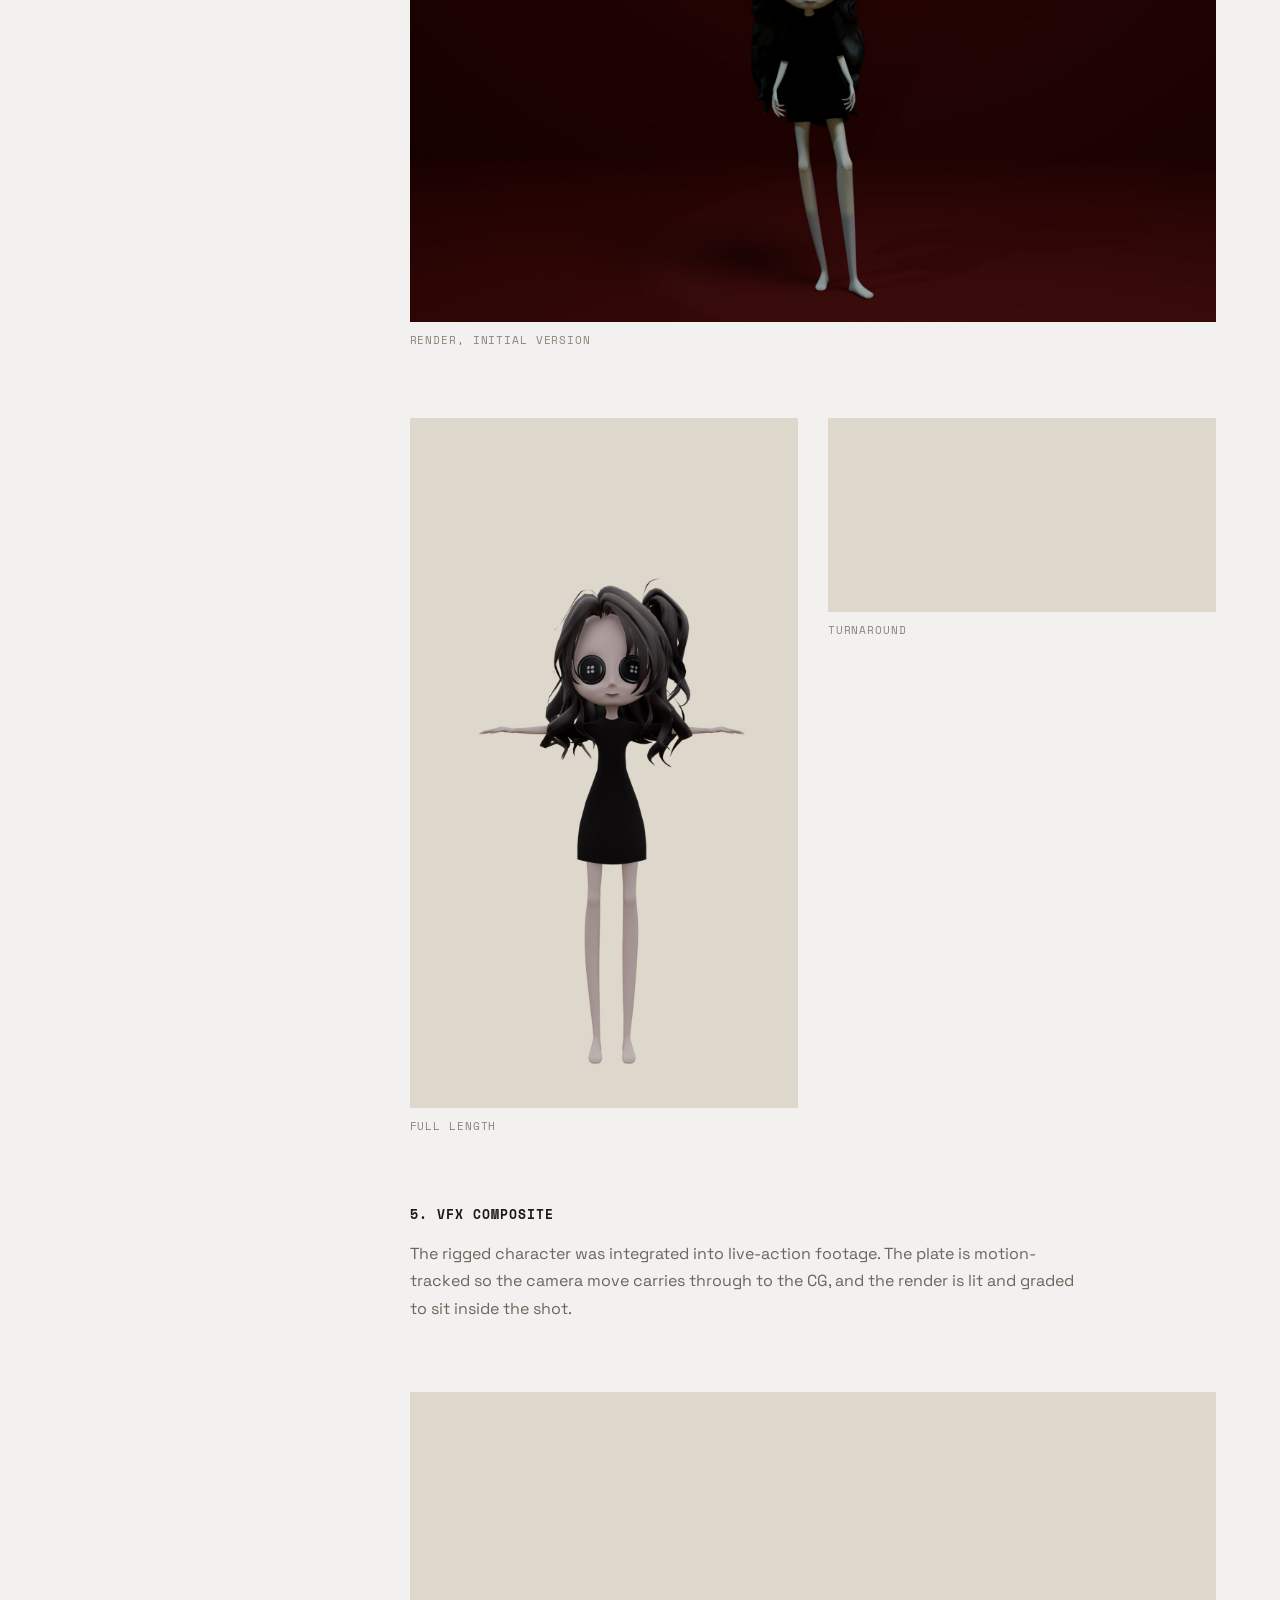
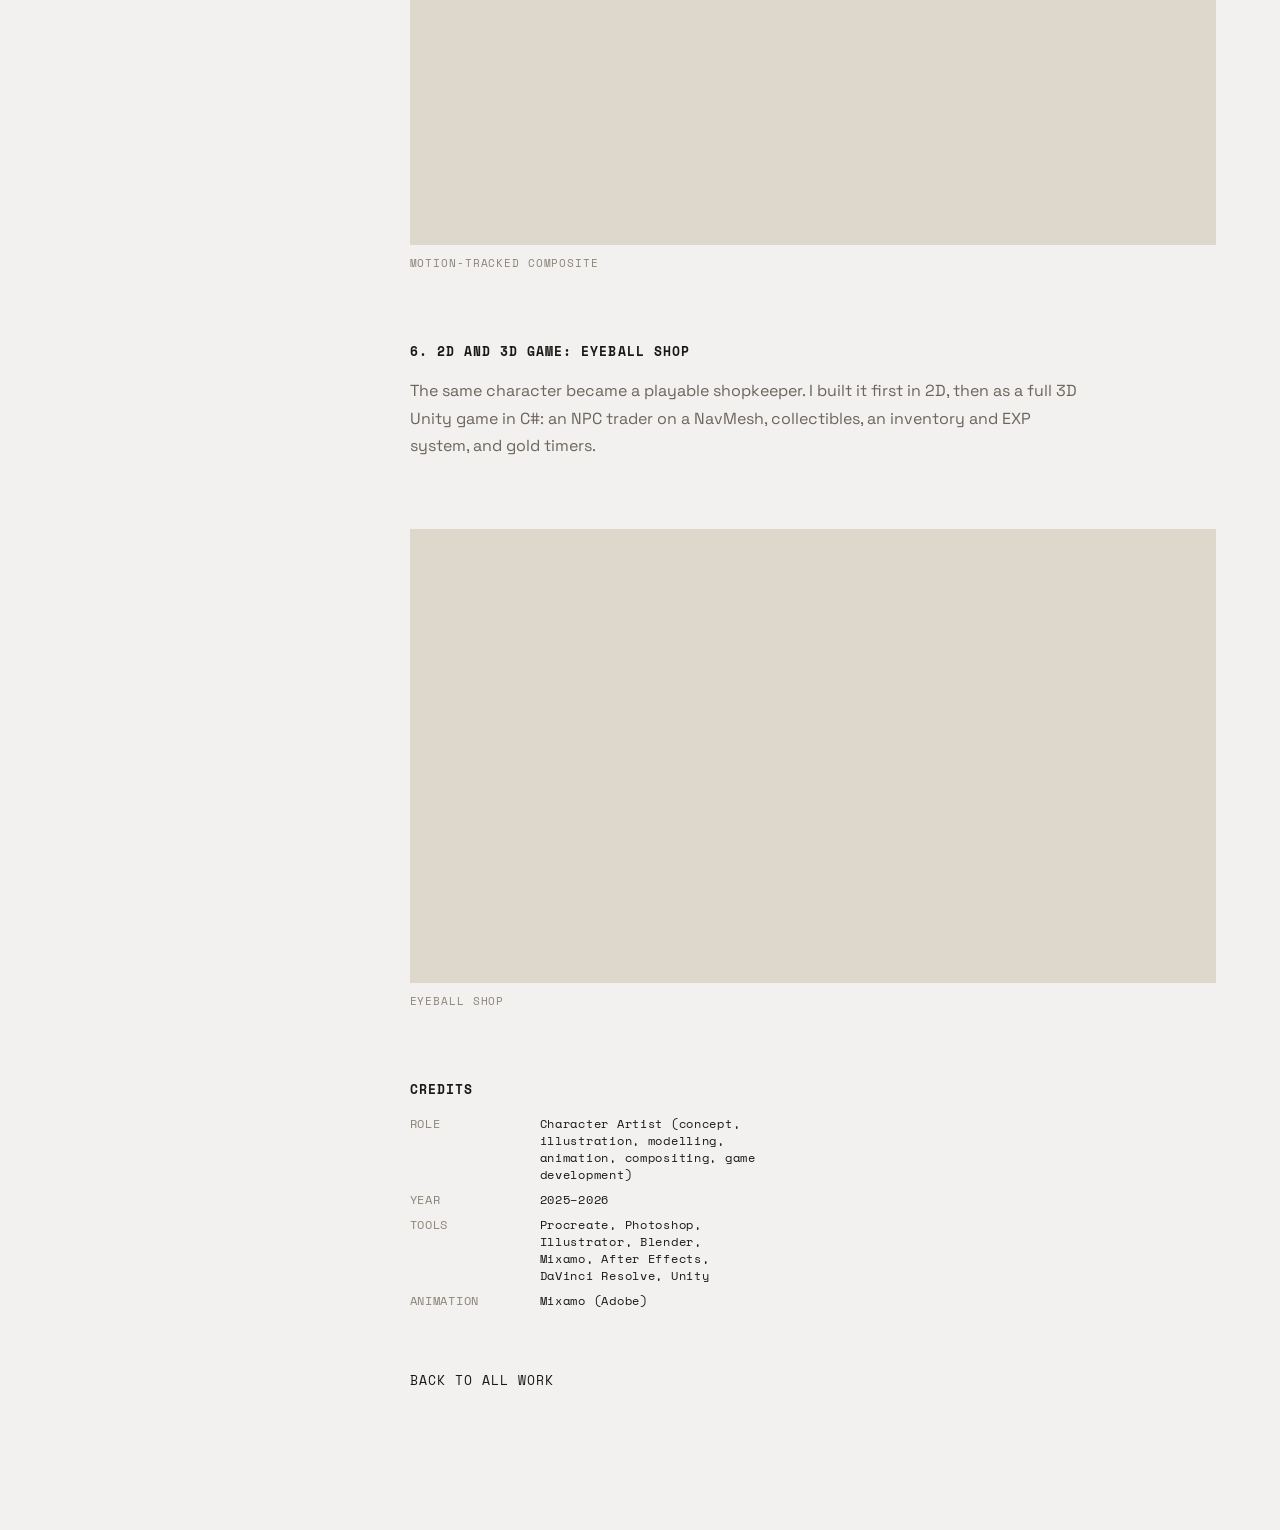
<file: projects/violet_character.html>
<!DOCTYPE html>
<html lang="en">

<head>
    <link rel="stylesheet" href="../style/style.css">
    <link rel="icon" type="image/png" href="../assets/site/images/icon.png">
    <meta charset="UTF-8">
    <meta name="viewport" content="width=device-width, initial-scale=1.0">
    <title>Violet | Gothic Character from Sketch to Game | Ada Farkosh</title>
    <meta name="description" content="One gothic character taken from a life-drawing sketch to a 3D model, a live-action composite and a playable Unity game, using Blender, Mixamo and After Effects.">
</head>

<body>

    <div class="band band-dark"></div>
    <div class="band band-light"></div>

    <!-- CATEGORY INDEX - <details> does the opening and closing itself.
         "name" makes them exclusive: opening one closes the others.
         Each link carries its own category as "?c=", so the page it
         opens lands on the category you clicked from.
         "all" is a link rather than a category: the index already is
         the list of everything, so it goes there instead of opening. -->
    <nav class="projects">
        <ul>
            <li><a class="cat-all" href="../index.html">all</a></li>
            <li>
                <details name="cats" data-cat="motion">
                    <summary>motion</summary>
                    <ul>
                        <li><a href="motion_for_explainers.html?c=motion">Explainer animation</a></li>
                        <li><a href="ptsd_explainer.html?c=motion">PTSD explainer</a></li>
                        <li><a href="the_big_bang.html?c=motion">The Big Bang loop</a></li>
                        <li><a class="current" href="violet_character.html?c=motion">Violet (stylised character)</a></li>
                    </ul>
                </details>
            </li>
            <li>
                <details name="cats" data-cat="3d-vfx" open>
                    <summary>3d & vfx</summary>
                    <ul>
                        <li><a class="current" href="violet_character.html?c=3d-vfx">Violet (stylised character)</a></li>
                        <li><a href="academy_on_the_cliff.html?c=3d-vfx">Academy on the Cliff</a></li>
                    </ul>
                </details>
            </li>
            <li>
                <details name="cats" data-cat="design">
                    <summary>design</summary>
                    <ul>
                        <li><a href="motion_for_explainers.html?c=design">Explainer animation</a></li>
                        <li><a href="ptsd_explainer.html?c=design">PTSD explainer</a></li>
                        <li><a class="current" href="violet_character.html?c=design">Violet (stylised character)</a></li>
                        <li><a href="what_remains_after.html?c=design">What Remains (film poster)</a></li>
                    </ul>
                </details>
            </li>
        </ul>
    </nav>

    <div class="sidebar">

        <a href="../index.html" class="sitename">Ada Farkosh</a>

        <div class="about-me">
            <p>Hi, I'm Ada, a Ukrainian motion and 3D artist based in Cork. I love telling stories with pixels and
                vertices.
                <br>
                I work across design, from key art, title sequences and websites to 3D environments and VFX.
                <br>
                &#128205;Now open to work</p>
        </div>

        <div class="menu">
            <ul>
                <li><a href="https://www.linkedin.com/in/ada-farkosh/" target="_blank"
                        rel="noopener">LinkedIn</a></li>
                <li><a href="../assets/site/docs/Ada_Farkosh_Motion3D_2026.pdf" target="_blank" rel="noopener">CV</a></li>
                <li><a href="mailto:ada.farkosh@gmail.com">Contact</a></li>
            </ul>
        </div>

    </div>


    <main class="page">

        <!-- TITLE -->
        <header class="page-head">
            <h1 class="page-title">Violet</h1>
            <p class="page-meta">2025&ndash;2026 &nbsp;/&nbsp; Character Artist &nbsp;/&nbsp; Procreate, Photoshop,
                Illustrator, Blender, Mixamo, After Effects, DaVinci Resolve, Unity</p>
        </header>

        <p class="lead">One gothic character, carried from a life-drawing sketch to a live-action composite and a
            playable game. Each stage was a different module and a different tool, but always the same girl: pale,
            hollow-eyed, lost in her own hair.</p>

        <!-- THE FINISHED PIECE, UP FRONT -->
        <figure class="shot-full">
            <video autoplay muted loop playsinline width="960" height="540">
                <source src="../assets/violet_character/videos/graveyard_key.mp4" type="video/mp4">
            </video>
            <figcaption>Key shot</figcaption>
        </figure>

        <!-- THE BRIEF -->
        <section class="prose">
            <h2>The brief</h2>
            <p>Develop an original character from first sketches through to final digital outcomes, integrating
                digital applications at every stage.</p>
        </section>

        <!-- THE IDEA -->
        <section class="prose">
            <h2>The idea</h2>
            <p>I wanted a character that reads in silhouette alone: long black hair taking up most of the body, a
                small pale face and thin limbs. Eyes became the motif that runs through everything, from eyeball
                studies to the eyeball shop game.</p>
        </section>

        <!-- 1 -->
        <section class="prose">
            <h2>1. Drawing as foundation</h2>
            <p>Observation and anatomy came first: eye studies, a rose drawn as both structure and gesture, and
                primitive forms to work out materials and shading before anything went 3D.</p>
        </section>

        <figure class="shot-stack">
            <img src="../assets/violet_character/images/drawing_portrait.jpg" alt="Drawn portrait of Violet">
            <figcaption>Drawn portrait</figcaption>
        </figure>

        <!-- 2 -->
        <section class="prose">
            <h2>2. Body mechanics and animation</h2>
            <p>A character sheet set her proportions and posture, then idle and walk sheets worked out timing and
                spacing. These became the reference for the 3D model and the asset for the 2D game.</p>
        </section>

        <figure class="shot-full">
            <img src="../assets/violet_character/images/stylesheet.jpg"
                alt="Style sheet of eye studies, a rose and primitive forms">
            <figcaption>Style sheet</figcaption>
        </figure>

        <div class="shot-pair small">
            <figure>
                <img src="../assets/violet_character/images/girl_idle_loop.gif" alt="Violet's idle animation loop">
                <figcaption>Idle</figcaption>
            </figure>
            <figure>
                <img src="../assets/violet_character/images/girl_walk_loop.gif" alt="Violet's walk cycle">
                <figcaption>Walk cycle</figcaption>
            </figure>
        </div>

        <!-- 3 -->
        <section class="prose">
            <h2>3. Vector portrait</h2>
            <p>A second, more detailed version of Violet, rebuilt in Illustrator for editorial use.</p>
        </section>

        <!-- the closeup is cut to the portrait's own ratio, so the two
             sit side by side at exactly the same width and height -->
        <div class="shot-pair posters">
            <figure>
                <img src="../assets/violet_character/images/vector_portrait.jpg"
                    alt="Vector portrait of Violet inside an ornate gold frame">
                <figcaption>Vector portrait</figcaption>
            </figure>
            <figure>
                <img src="../assets/violet_character/images/vector_closeup.jpg"
                    alt="Close-up of the eye, nose and mouth, showing the vector line work">
                <figcaption>Close-up, at full zoom</figcaption>
            </figure>
        </div>

        <!-- 4 -->
        <section class="prose">
            <h2>4. 3D model and rig</h2>
            <p>Modelled in Blender from the sheets, with topology adjusted for Mixamo: edge loops at the joints and
                clean flow through the hands. The pale skin uses subsurface scattering, and the hair and the dress
                each have their own shader.</p>
        </section>

        <figure class="shot-full">
            <img src="../assets/violet_character/images/3d_still_v1.jpg" alt="Render of the finished 3D model">
            <figcaption>Render, initial version</figcaption>
        </figure>

        <div class="shot-pair posters">
            <figure>
                <img src="../assets/violet_character/images/3d_still_v2.jpg" alt="Full-length render of the 3D model">
                <figcaption>Full length</figcaption>
            </figure>
            <figure>
                <video autoplay muted loop playsinline width="360" height="600">
                    <source src="../assets/violet_character/videos/character_turnaround_loop.mp4" type="video/mp4">
                </video>
                <figcaption>Turnaround</figcaption>
            </figure>
        </div>

        <!-- 5 -->
        <section class="prose">
            <h2>5. VFX composite</h2>
            <p>The rigged character was integrated into live-action footage. The plate is motion-tracked so the camera
                move carries through to the CG, and the render is lit and graded to sit inside the shot.</p>
        </section>

        <figure class="video">
            <iframe src="https://player.vimeo.com/video/1193375252" title="Violet, motion-tracked live-action composite"
                allowfullscreen></iframe>
            <figcaption>Motion-tracked composite</figcaption>
        </figure>

        <!-- 6 -->
        <section class="prose">
            <h2>6. 2D and 3D game: Eyeball Shop</h2>
            <p>The same character became a playable shopkeeper. I built it first in 2D, then as a full 3D Unity game
                in C#: an NPC trader on a NavMesh, collectibles, an inventory and EXP system, and gold timers.</p>
        </section>

        <figure class="video">
            <iframe src="https://player.vimeo.com/video/1194128859" title="Eyeball Shop, a Unity game"
                allowfullscreen></iframe>
            <figcaption>Eyeball Shop</figcaption>
        </figure>

        <!-- CREDITS -->
        <section class="credits">
            <h2>Credits</h2>
            <dl>
                <dt>Role</dt>
                <dd>Character Artist (concept, illustration, modelling, animation, compositing, game development)</dd>
                <dt>Year</dt>
                <dd>2025&ndash;2026</dd>
                <dt>Tools</dt>
                <dd>Procreate, Photoshop, Illustrator, Blender, Mixamo, After Effects, DaVinci Resolve, Unity</dd>
                <!-- TO ADD: one Tutor line per module, once you have the names.
                     <dt>Tutors</dt>
                     <dd>Name, module &middot; Name, module</dd> -->
                <dt>Animation</dt>
                <dd>Mixamo (Adobe)</dd>
                <!-- TO ADD: <dt>Music</dt><dd>Track, artist</dd> if any of the
                     videos use a track that needs crediting. -->
            </dl>
        </section>

        <p class="back"><a href="../index.html">Back to all work</a></p>

    </main>


    <a class="contact-tab" href="mailto:ada.farkosh@gmail.com">
        <img class="tab-passive" src="../assets/site/images/contact_me_passive.png" alt="Contact me">
        <img class="tab-active" src="../assets/site/images/contact_me_hovered.png" alt="">
    </a>

    <div id="image-popup" onclick="closeImagePopup()">
        <img id="image-popup-img" alt="">
    </div>

    <script>
        // every image on the page opens in the popup - no onclick needed
        // on each one, so a new image is just an <img> tag like the others
        const popup = document.getElementById('image-popup');
        const popupImg = document.getElementById('image-popup-img');

        document.querySelectorAll('.page img').forEach(function (img) {
            img.addEventListener('click', function () {
                popupImg.src = img.src;
                popupImg.alt = img.alt;
                popup.classList.add('open');
            });
        });

        function closeImagePopup() {
            popup.classList.remove('open');
        }

        // Escape closes it too
        document.addEventListener('keydown', function (e) {
            if (e.key === 'Escape') closeImagePopup();
        });
    </script>

    <script>
        // the menu link that brought you here carries its category, as
        // "?c=design". Open that one, so the category you clicked from is
        // the category you land in. No parameter (arriving from a project
        // image on the index, or a bare link) leaves the page's own
        // default open.
        const fromLink = new URLSearchParams(location.search).get('c');

        if (fromLink) {
            document.querySelectorAll('.projects details').forEach(function (cat) {
                cat.open = (cat.dataset.cat === fromLink);
            });
        }
    </script>

</body>

</html>
</file>
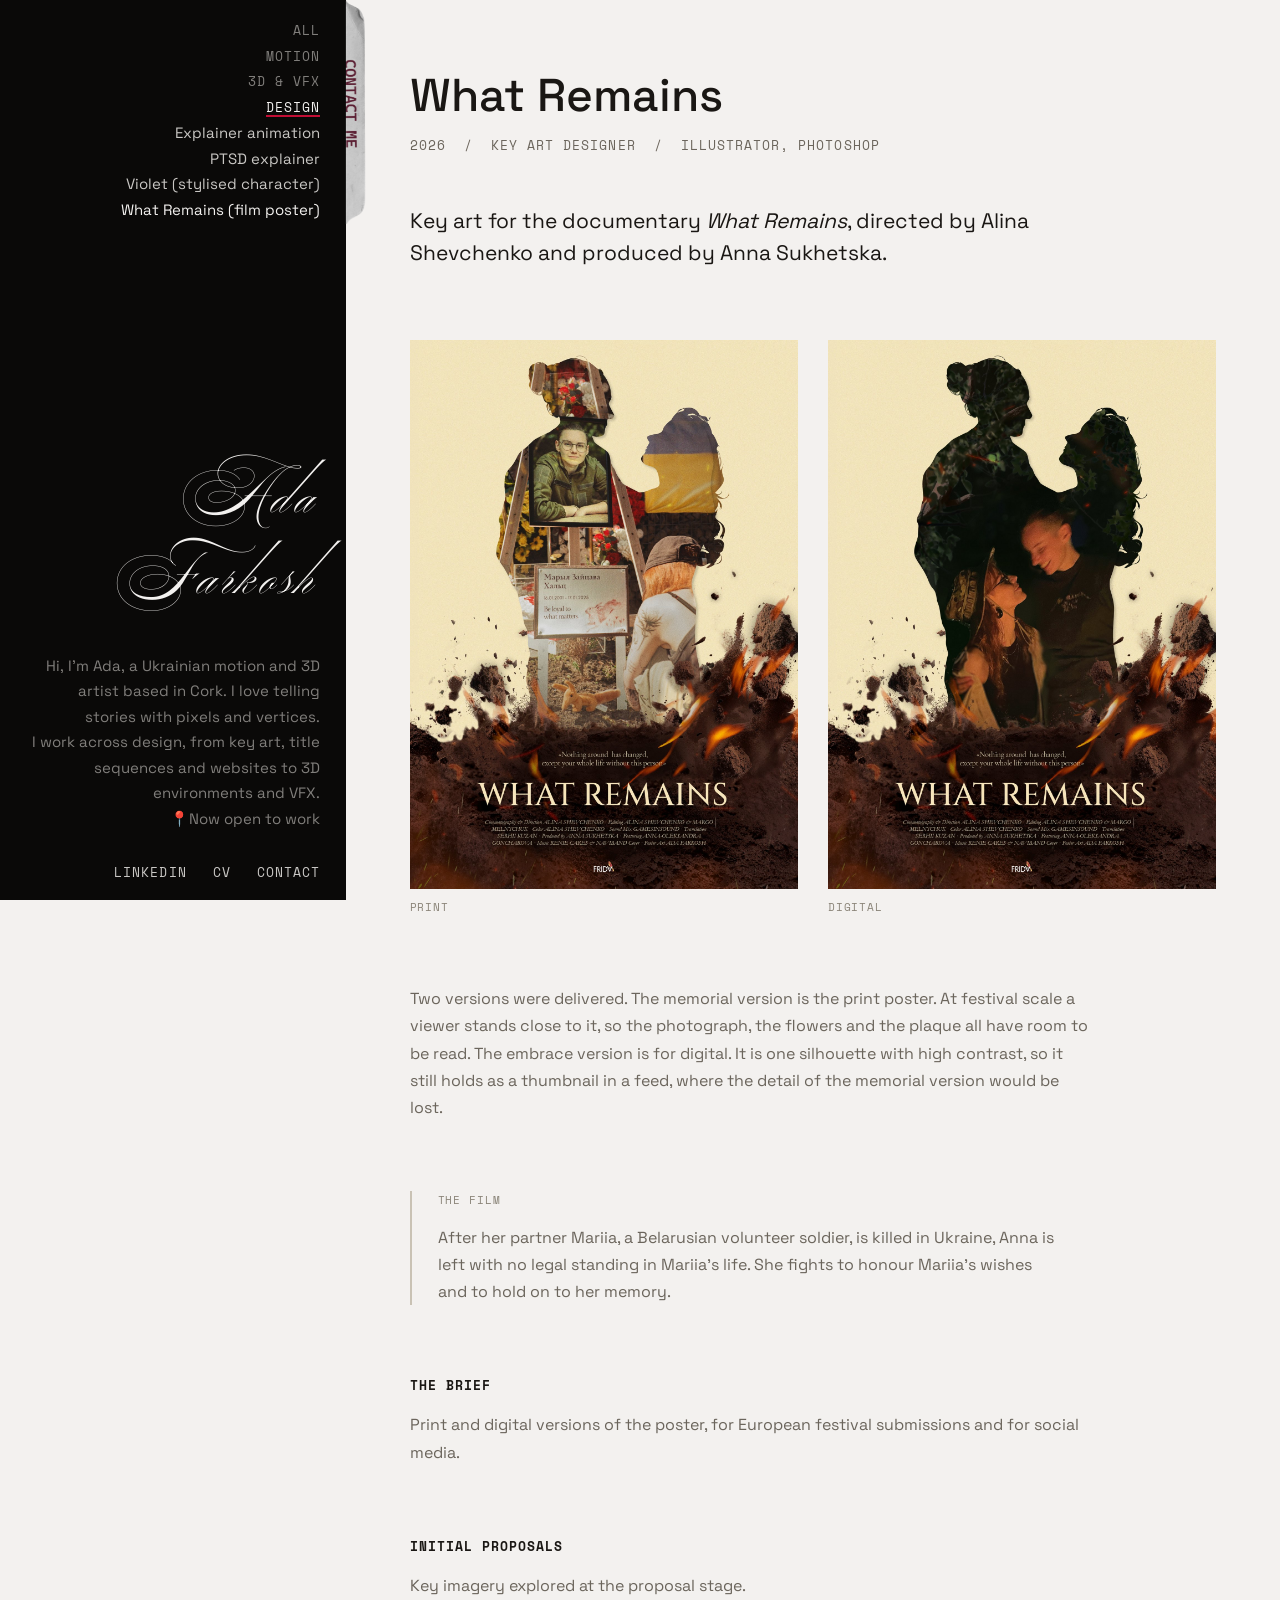
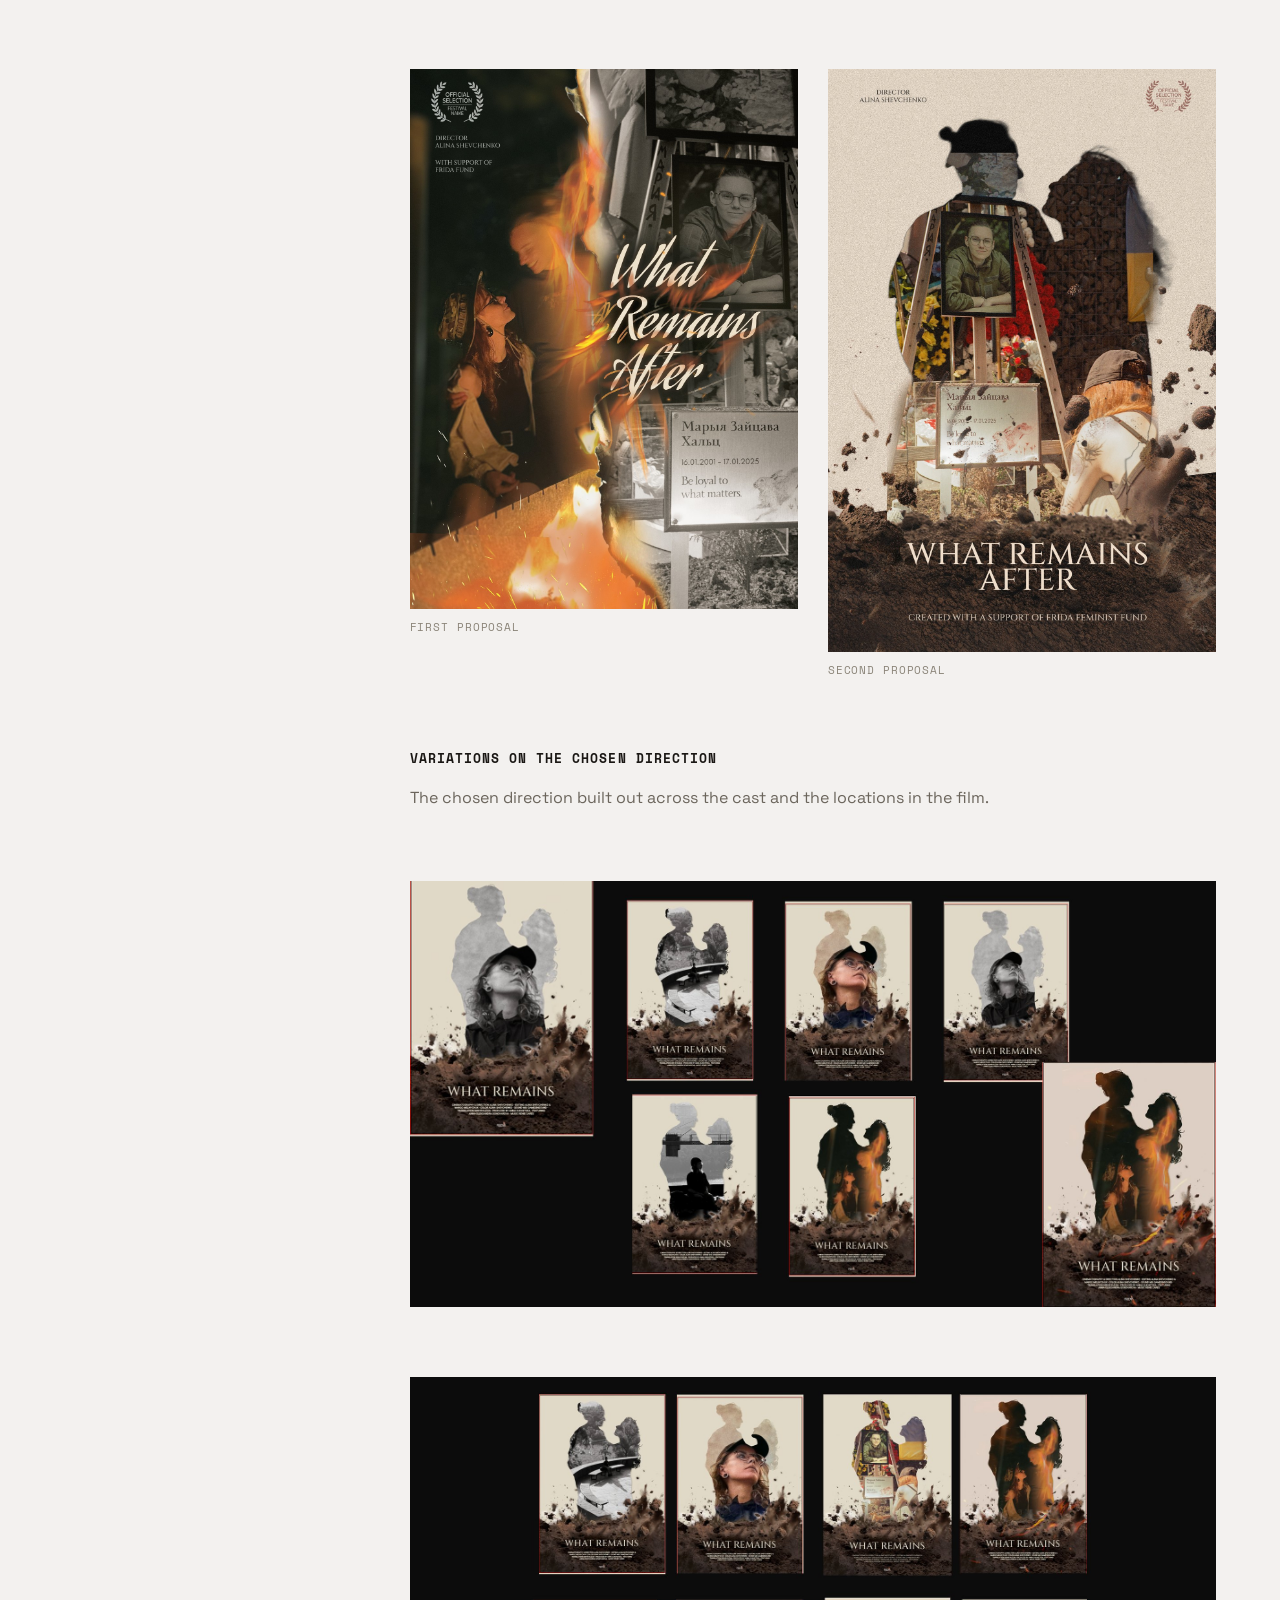
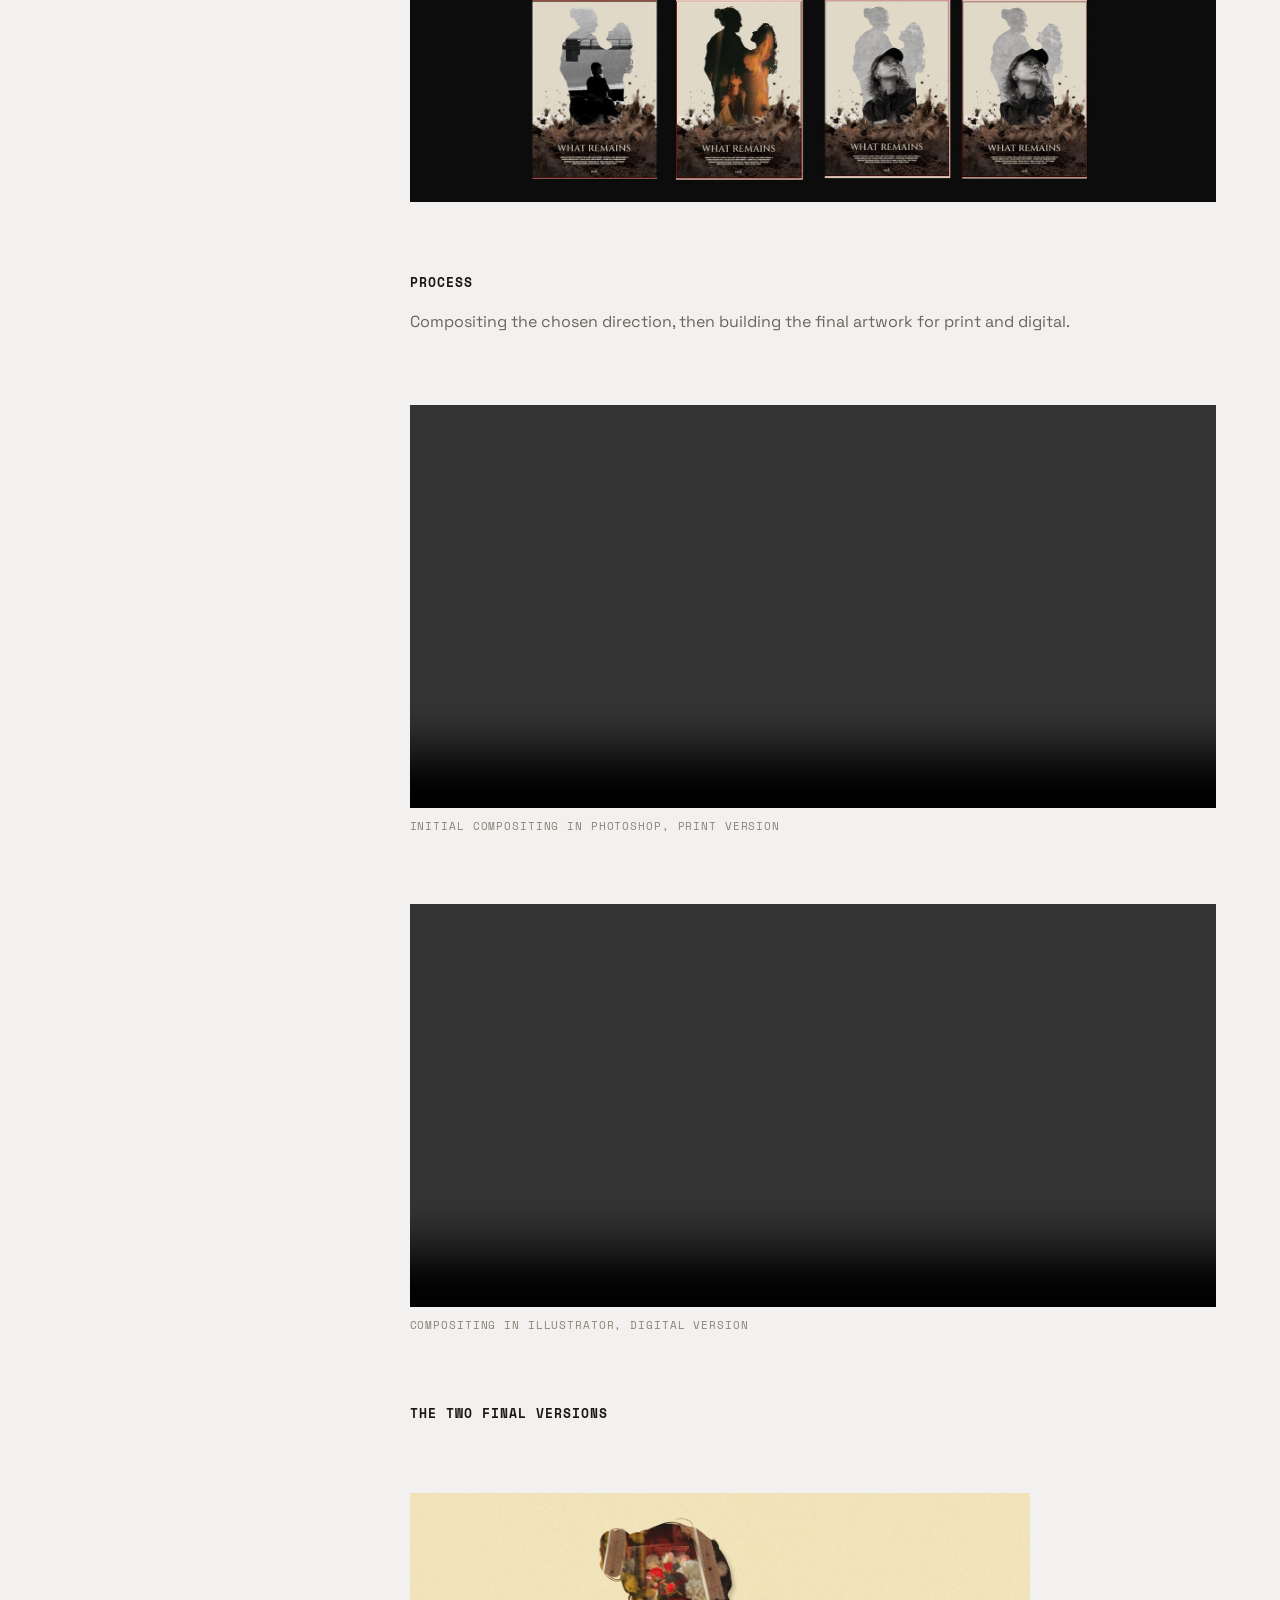
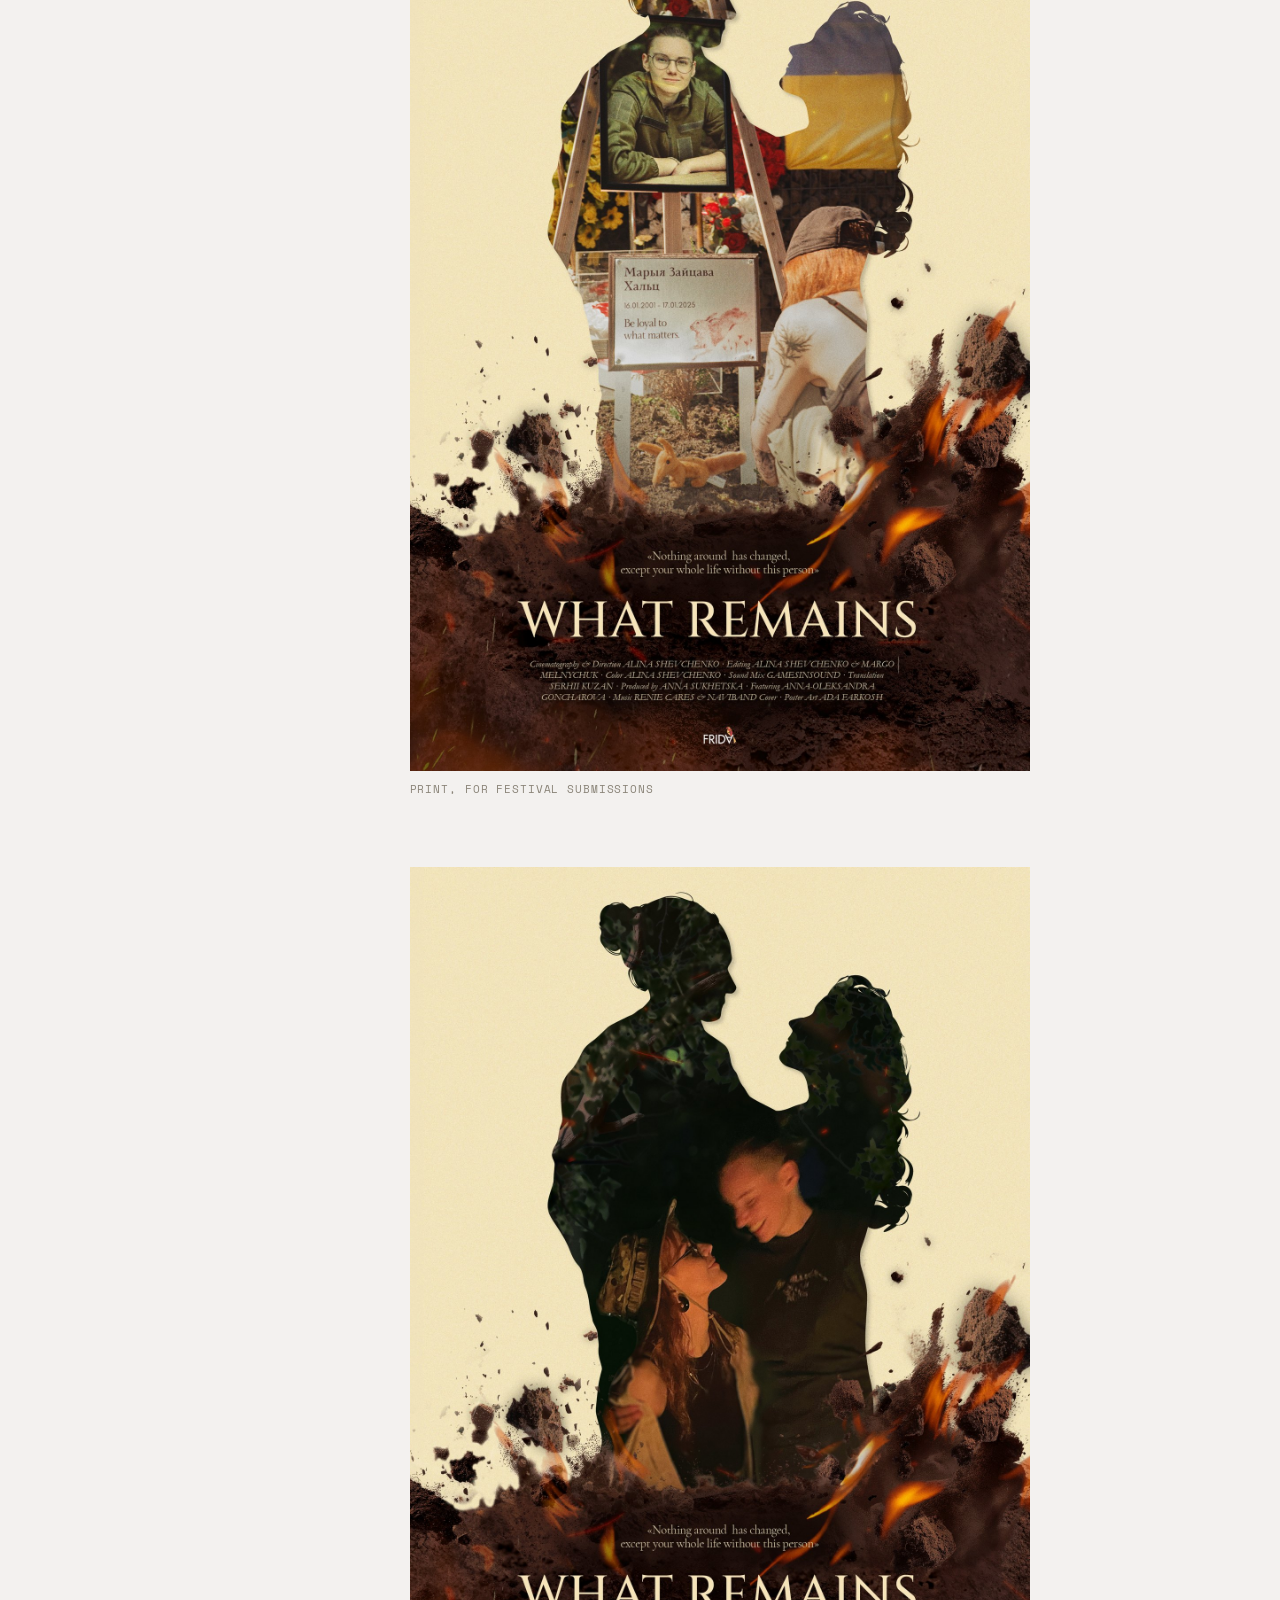
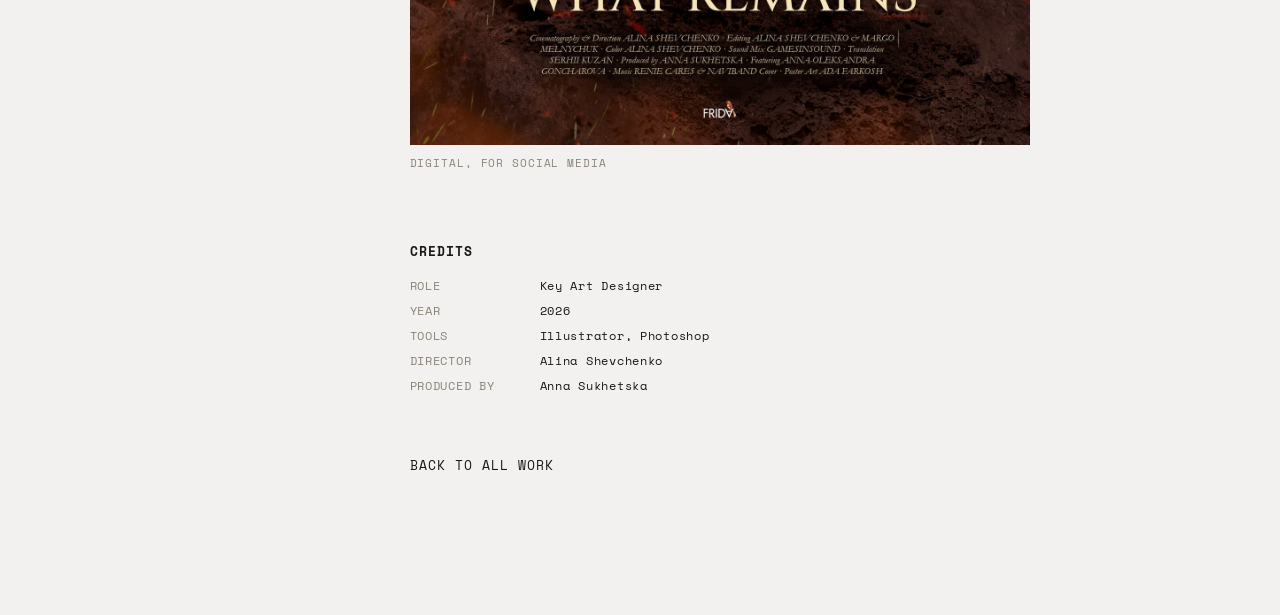
<file: projects/what_remains_after.html>
<!DOCTYPE html>
<html lang="en">

<head>
    <link rel="stylesheet" href="../style/style.css">
    <link rel="icon" type="image/png" href="../assets/site/images/icon.png">
    <meta charset="UTF-8">
    <meta name="viewport" content="width=device-width, initial-scale=1.0">
    <title>What Remains | Documentary Key Art | Ada Farkosh</title>
    <meta name="description" content="Print and digital key art for the documentary What Remains, directed by Alina Shevchenko and produced by Anna Sukhetska. Designed in Illustrator and Photoshop.">
</head>

<body>

    <div class="band band-dark"></div>
    <div class="band band-light"></div>

    <!-- CATEGORY INDEX - <details> does the opening and closing itself.
         "name" makes them exclusive: opening one closes the others.
         Each link carries its own category as "?c=", so the page it
         opens lands on the category you clicked from.
         "all" is a link rather than a category: the index already is
         the list of everything, so it goes there instead of opening. -->
    <nav class="projects">
        <ul>
            <li><a class="cat-all" href="../index.html">all</a></li>
            <li>
                <details name="cats" data-cat="motion">
                    <summary>motion</summary>
                    <ul>
                        <li><a href="motion_for_explainers.html?c=motion">Explainer animation</a></li>
                        <li><a href="ptsd_explainer.html?c=motion">PTSD explainer</a></li>
                        <li><a href="the_big_bang.html?c=motion">The Big Bang loop</a></li>
                        <li><a href="violet_character.html?c=motion">Violet (stylised character)</a></li>
                    </ul>
                </details>
            </li>
            <li>
                <details name="cats" data-cat="3d-vfx">
                    <summary>3d & vfx</summary>
                    <ul>
                        <li><a href="violet_character.html?c=3d-vfx">Violet (stylised character)</a></li>
                        <li><a href="academy_on_the_cliff.html?c=3d-vfx">Academy on the Cliff</a></li>
                    </ul>
                </details>
            </li>
            <li>
                <details name="cats" data-cat="design" open>
                    <summary>design</summary>
                    <ul>
                        <li><a href="motion_for_explainers.html?c=design">Explainer animation</a></li>
                        <li><a href="ptsd_explainer.html?c=design">PTSD explainer</a></li>
                        <li><a href="violet_character.html?c=design">Violet (stylised character)</a></li>
                        <li><a class="current" href="what_remains_after.html?c=design">What Remains (film poster)</a></li>
                    </ul>
                </details>
            </li>
        </ul>
    </nav>

    <div class="sidebar">

        <a href="../index.html" class="sitename">Ada Farkosh</a>

        <div class="about-me">
            <p>Hi, I'm Ada, a Ukrainian motion and 3D artist based in Cork. I love telling stories with pixels and
                vertices.
                <br>
                I work across design, from key art, title sequences and websites to 3D environments and VFX.
                <br>
                &#128205;Now open to work</p>
        </div>

        <div class="menu">
            <ul>
                <li><a href="https://www.linkedin.com/in/ada-farkosh/" target="_blank"
                        rel="noopener">LinkedIn</a></li>
                <li><a href="../assets/site/docs/Ada_Farkosh_Motion3D_2026.pdf" target="_blank" rel="noopener">CV</a></li>
                <li><a href="mailto:ada.farkosh@gmail.com">Contact</a></li>
            </ul>
        </div>

    </div>


    <main class="page">

        <!-- TITLE -->
        <header class="page-head">
            <h1 class="page-title">What Remains</h1>
            <p class="page-meta">2026 &nbsp;/&nbsp; Key Art Designer &nbsp;/&nbsp; Illustrator, Photoshop</p>
        </header>

        <p class="lead">Key art for the documentary <em>What Remains</em>, directed by Alina Shevchenko and produced by
            Anna Sukhetska.</p>

        <!-- BOTH FINISHED VERSIONS, UP FRONT -->
        <div class="shot-pair posters">
            <figure>
                <img src="../assets/what_remains/images/wra_keyart_print.jpg" alt="Key art for What Remains, print version">
                <figcaption>Print</figcaption>
            </figure>
            <figure>
                <img src="../assets/what_remains/images/wra_keyart_digital.jpg" alt="Key art for What Remains, digital version">
                <figcaption>Digital</figcaption>
            </figure>
        </div>

        <section class="prose">
            <p>Two versions were delivered. The memorial version is the print poster. At festival scale a viewer stands
                close to it, so the photograph, the flowers and the plaque all have room to be read. The embrace version
                is for digital. It is one silhouette with high contrast, so it still holds as a thumbnail in a feed,
                where the detail of the memorial version would be lost.</p>
        </section>

        <!-- THE FILM - someone else's work, set apart and credited -->
        <section class="context">
            <p class="credit">The film</p>
            <p>After her partner Mariia, a Belarusian volunteer soldier, is killed in Ukraine, Anna is left with no
                legal standing in Mariia's life. She fights to honour Mariia's wishes and to hold on to her memory.</p>
        </section>

        <!-- THE BRIEF -->
        <section class="prose">
            <h2>The brief</h2>
            <p>Print and digital versions of the poster, for European festival submissions and for social media.</p>
        </section>

        <!-- EXPLORATION -->
        <section class="prose">
            <h2>Initial proposals</h2>
            <p>Key imagery explored at the proposal stage.</p>
        </section>

        <div class="shot-pair posters">
            <figure>
                <img src="../assets/what_remains/images/wra_proposal_01.jpg" alt="First key art proposal for What Remains">
                <figcaption>First proposal</figcaption>
            </figure>
            <figure>
                <img src="../assets/what_remains/images/wra_proposal_02.jpg" alt="Second key art proposal for What Remains">
                <figcaption>Second proposal</figcaption>
            </figure>
        </div>

        <section class="prose">
            <h2>Variations on the chosen direction</h2>
            <p>The chosen direction built out across the cast and the locations in the film.</p>
        </section>

        <figure class="shot-full">
            <img src="../assets/what_remains/images/wra_proposals.jpg" alt="Board of key art variations for What Remains">
        </figure>

        <figure class="shot-full">
            <img src="../assets/what_remains/images/wra_variations.jpg" alt="Further board of key art variations for What Remains">
        </figure>

        <!-- PROCESS - video files on disk, not embeds -->
        <section class="prose">
            <h2>Process</h2>
            <p>Compositing the chosen direction, then building the final artwork for print and digital.</p>
        </section>

        <figure class="video">
            <video controls muted loop playsinline preload="metadata">
                <source src="../assets/what_remains/videos/wra_process_photoshop.mp4" type="video/mp4">
            </video>
            <figcaption>Initial compositing in Photoshop, print version</figcaption>
        </figure>

        <figure class="video">
            <video controls muted loop playsinline preload="metadata">
                <source src="../assets/what_remains/videos/wra_process_illustrator.mp4" type="video/mp4">
            </video>
            <figcaption>Compositing in Illustrator, digital version</figcaption>
        </figure>

        <!-- THE TWO DELIVERABLES, LARGE -->
        <section class="prose">
            <h2>The two final versions</h2>
        </section>

        <figure class="shot-stack">
            <img src="../assets/what_remains/images/wra_keyart_print.jpg" alt="Final key art for What Remains, print version">
            <figcaption>Print, for festival submissions</figcaption>
        </figure>

        <figure class="shot-stack">
            <img src="../assets/what_remains/images/wra_keyart_digital.jpg" alt="Final key art for What Remains, digital version">
            <figcaption>Digital, for social media</figcaption>
        </figure>

        <!-- CREDITS -->
        <section class="credits">
            <h2>Credits</h2>
            <dl>
                <dt>Role</dt>
                <dd>Key Art Designer</dd>
                <dt>Year</dt>
                <dd>2026</dd>
                <dt>Tools</dt>
                <dd>Illustrator, Photoshop</dd>
                <dt>Director</dt>
                <dd>Alina Shevchenko</dd>
                <dt>Produced by</dt>
                <dd>Anna Sukhetska</dd>
            </dl>
        </section>

        <p class="back"><a href="../index.html">Back to all work</a></p>

    </main>


    <a class="contact-tab" href="mailto:ada.farkosh@gmail.com">
        <img class="tab-passive" src="../assets/site/images/contact_me_passive.png" alt="Contact me">
        <img class="tab-active" src="../assets/site/images/contact_me_hovered.png" alt="">
    </a>

    <div id="image-popup" onclick="closeImagePopup()">
        <img id="image-popup-img" alt="">
    </div>

    <script>
        // every image on the page opens in the popup - no onclick needed
        // on each one, so a new image is just an <img> tag like the others
        const popup = document.getElementById('image-popup');
        const popupImg = document.getElementById('image-popup-img');

        document.querySelectorAll('.page img').forEach(function (img) {
            img.addEventListener('click', function () {
                popupImg.src = img.src;
                popupImg.alt = img.alt;
                popup.classList.add('open');
            });
        });

        function closeImagePopup() {
            popup.classList.remove('open');
        }

        // Escape closes it too
        document.addEventListener('keydown', function (e) {
            if (e.key === 'Escape') closeImagePopup();
        });
    </script>

    <script>
        // the menu link that brought you here carries its category, as
        // "?c=design". Open that one, so the category you clicked from is
        // the category you land in. No parameter (arriving from a project
        // image on the index, or a bare link) leaves the page's own
        // default open.
        const fromLink = new URLSearchParams(location.search).get('c');

        if (fromLink) {
            document.querySelectorAll('.projects details').forEach(function (cat) {
                cat.open = (cat.dataset.cat === fromLink);
            });
        }
    </script>

</body>

</html>
</file>
<file: style/style.css>
@import url('https://fonts.googleapis.com/css2?family=Ballet&family=Space+Grotesk:wght@300..700&family=Space+Mono:wght@400;700&display=swap');
/* importing fonts from googlefonts */


body {
    margin: 0;
    background-color: #F3F1EF;
    /* plain colour under the two bands below */

    font-family: 'Space Grotesk', sans-serif;
    font-size: 16px;
    color: #1A1714;

    /* CUSTOM CURSOR - dark circle over the light band */
    cursor: url('data:image/svg+xml;utf8,<svg xmlns="http://www.w3.org/2000/svg" width="30" height="30"><circle cx="15" cy="15" r="11" fill="none" stroke="%231A1714" stroke-width="3"/></svg>') 15 15, auto;
}

/* same circle filled in, no outline, on everything clickable */
a,
a:hover {
    cursor: url('data:image/svg+xml;utf8,<svg xmlns="http://www.w3.org/2000/svg" width="30" height="30"><circle cx="15" cy="15" r="11" fill="%23C20E35"/></svg>') 15 15, pointer;
}

/* over the dark band the circle flips to the light colour */
.sidebar,
.projects {
    cursor: url('data:image/svg+xml;utf8,<svg xmlns="http://www.w3.org/2000/svg" width="30" height="30"><circle cx="15" cy="15" r="11" fill="none" stroke="%23C9C7C4" stroke-width="3"/></svg>') 15 15, auto;
}

.sidebar a,
.sidebar a:hover,
.projects summary {
    cursor: url('data:image/svg+xml;utf8,<svg xmlns="http://www.w3.org/2000/svg" width="30" height="30"><circle cx="15" cy="15" r="11" fill="%23C20E35"/></svg>') 15 15, pointer;
}


/* THE TWO BANDS - flat colour.
   Separate layers rather than two backgrounds on the body, so the split
   stays exactly at 27% whatever the window size. */
.band {
    position: fixed;
    top: 0;
    bottom: 0;
    z-index: -1;
    /* behind everything, and out of the way of clicks */
}

.band-dark {
    left: 0;
    width: 27%;
    background-color: #0A0908;
}

.band-light {
    left: 27%;
    right: 0;
    background-color: #F3F1EF;
}


/* PINNED LEFT COLUMN - sits on the BOTTOM of the screen and stays there */
.sidebar {
    position: fixed;
    bottom: 18px;
    /* same gap off the bottom edge as the project list has off the top */
    left: 2%;
    width: 23%;
    z-index: 1000;

    display: flex;
    flex-direction: column;
    align-items: flex-end;
    text-align: right;
    gap: 30px;
    /* name, then the writing, then the links last - closest to the edge,
       all of it pushed to the right hand side of the dark band */
    /* VISIBLE on top of anything that scrolls past
       - no background needed, the dark band behind it comes from the body */
}

/* the three links run across instead of down */
.menu ul {
    display: flex;
    justify-content: flex-end;
    gap: 26px;
}

/* PROJECT INDEX - top right, scrolls away with the page */
.projects {
    position: fixed;
    top: 18px;
    left: 2%;
    width: 23%;
    z-index: 1000;
    /* now lives on the dark band, at its top. Taken out of the flow, so the
       project rows below can start near the top of the screen. */
    text-align: right;
    /* lines up with the name and links at the bottom of the same band */
}

.projects a {
    max-width: 100%;
    overflow-wrap: anywhere;
    /* a long project name wraps inside the band instead of running out
       across the light half of the page */
}

.projects li {
    font-size: 13px;
    line-height: 1.9;
    /* the size has to be set here too, or the line box keeps the
       height of the 30px body text and the gap will not close */
}

/* CATEGORY INDEX, OPTION 1 - <details> and <summary>.
   The browser does the opening, closing and keyboard access itself, so
   there is no script behind this. */
.projects summary,
.projects .cat-all {
    position: relative;
    display: inline-block;
    /* same box as a link, so the line can be measured against the word
       and does not run the full width of the band */
    list-style: none;
    /* removes the default triangle in Firefox */
    font-family: 'Space Mono', monospace;
    font-size: 13px;
    letter-spacing: 0.08em;
    line-height: 1.35;
    text-transform: uppercase;
    color: #807E7B;
    padding: 4px 0;
    transition: color 300ms ease;
}

.projects summary::-webkit-details-marker {
    display: none;
    /* and the same triangle in Safari */
}

.projects summary:hover,
.projects .cat-all:hover,
.projects details[open] summary {
    color: #F3F1EF;
    /* the open category is the brightest thing in the list */
}

.projects details ul {
    padding-bottom: 10px;
}

/* the project names take the body face at the same size as the row
   descriptions and the bio, so the only Space Mono left in this menu is
   the category above them. ".projects details a" outranks the shared
   ".projects a" rule on specificity, so it wins wherever it sits. */
.projects details a {
    color: #C9C7C4;
    font-family: 'Space Grotesk', sans-serif;
    font-size: 15px;
    letter-spacing: normal;
    line-height: 1.7;
}

.projects details li {
    font-size: 15px;
    line-height: 1.7;
    /* set here too, or the line box keeps the 13px height from
       ".projects li" and the spacing will not match */
}


/* CATEGORY INDEX, OPTION 4 - everything visible, no interaction.
   The category is a quiet label and the project names carry the links. */
.projects.grouped .cat {
    margin-bottom: 14px;
}

.projects.grouped .cat-name {
    margin: 0 0 2px 0;
    font-family: 'Space Mono', monospace;
    font-size: 11px;
    letter-spacing: 0.1em;
    text-transform: uppercase;
    color: #807E7B;
    /* dimmer and smaller than the names below it, the way the row meta
       labels work on the light side */
}

.projects.grouped a {
    color: #C9C7C4;
}


.sidebar ul,
.projects ul {
    list-style-type: none;
    margin: 0;
    padding: 0;
}

/* TEXT IN BOTH MENUS */
.sidebar a,
.projects a {
    position: relative;
    display: inline-block;
    /* so the plum line below can be measured against the word */
    text-decoration: none;
    font-family: 'Space Mono', monospace;
    font-size: 13px;
    letter-spacing: 0.08em;
    line-height: 1.35;
}

.menu a {
    text-transform: uppercase;
}

/* on the dark band - light text */
.sidebar a {
    color: #C9C7C4;
}

/* the project list is just an index, so it is smaller and quieter.
   on the dark band now, so it takes the light text colour */
.projects a {
    font-size: 13px;
    line-height: 1.9;
    /* set on the link itself - the line box follows this, not the li */
    color: #C9C7C4;
}



/* THE HOVER LINE - drawn as a pseudo element rather than text-decoration,
   so only the line is plum and the word keeps its own colour */
.sidebar a::after,
.projects a::after,
.projects summary::after {
    content: "";
    position: absolute;
    top: 50%;
    left: 0;
    width: 0;
    height: 2px;
    background: #C20E35;
    transition: width 500ms cubic-bezier(0.075, 0.82, 0.165, 1);
    /* grows from the left instead of appearing all at once.
       2px here, on the project titles and on the name - every hover line
       on the site is the same weight */
}

.sidebar a:hover::after,
.projects a:hover::after,
.projects summary:hover::after,
.projects details[open] summary::after {
    width: 100%;
}

/* the name is underlined instead of crossed out */
.sidebar a.sitename::after {
    top: auto;
    bottom: 6px;
    height: 2px;
}

/* and so are the categories - underlined, not crossed out, so an open
   category reads as the one you are in rather than one struck off.
   This has to sit AFTER the shared rule above or the "top: 50%" there
   wins on source order, both selectors being the same weight. */
.projects summary::after,
.projects .cat-all::after {
    top: auto;
    bottom: 3px;
    height: 2px;
}

.sidebar a.sitename {
    display: block;
    font-family: 'Ballet', cursive;
    font-size: 60px;
    /* written as .sidebar a.sitename so it beats the 26px on .sidebar a above */
    color: #F3F1EF;
    /* brightest text on the page, and the same value as the light band,
       so the two halves are tied together - top of the hierarchy */
    line-height: 1.35;
}


/* ABOUT ME - part of the pinned column above */
.about-me {
    position: relative;
}

.about-me p {
    margin: 0;
    font-size: 15px;
    /* smaller than the menu links, and the column width gives
       roughly 40 characters a line */
    line-height: 1.7;
    color: #807E7B;
    /* dim until hovered */
    transition: 0.3s;

    position: relative;
    z-index: 1;
}

.about-me:hover p {
    color: #F3F1EF;
    font-size: 16px;
    /* grown with font-size, not transform, so the text stays sharp */
}


/* PROJECT ROWS - all of them live on the light band */
.work {
    margin-left: 27%;
    padding: 55px 5vw 120px 5vw;
    /* the index used to sit above this and push it down - with that gone,
       the first row starts close to the top of the screen */
    /* the 5vw on each side makes the gap to the dark band and the gap
       to the right edge of the screen exactly the same */
    box-sizing: border-box;
}

.project {
    display: grid;
    grid-template-columns: auto 1fr;
    column-gap: 60px;
    align-items: start;
    margin-bottom: 85px;
}

/* every second row turns around - text left, photo right */
.project:nth-of-type(even) {
    grid-template-columns: 1fr auto;
    column-gap: 120px;
    /* wider than the normal rows - the number hangs 58px to the left of the
       photo and would otherwise land on top of the writing */
}

.project:nth-of-type(even) .stage {
    order: 2;
}

.project:nth-of-type(even) .blurb {
    order: 1;
    text-align: right;
    margin-top: 28px;
    /* the same drop the photo gets on these rows, so the title lines up with
       the top of the PHOTO rather than with the number, which sits higher */
}

/* a small drop so the rows are not a straight ladder */
.project:nth-of-type(even) .stage {
    margin-top: 28px;
}

/* the number hangs 58px to the left of its photo, so the photo is pushed
   58px right - that puts the number's left edge on the same 5vw margin that
   the flipped rows' photos keep from the right edge of the screen */
.project:nth-of-type(odd) .stage {
    margin-left: 58px;
}


/* THE NUMBER AND THE PHOTO */
.stage {
    position: relative;
    isolation: isolate;
    /* keeps the three layers below stacking against each other only */
}

.shot {
    display: block;
    position: relative;
    z-index: 1;
    /* sits BETWEEN the two copies of the number */

    width: 260px;
    aspect-ratio: 4 / 5;
    /* every photo is framed to the same size */
    background-color: #DED8CC;
    overflow: hidden;
}

/* a row's frame holds either a still or a silent clip - both are laid out
   exactly the same way, so swapping one for the other changes nothing */
.shot img,
.shot video {
    position: absolute;
    inset: 0;
    width: 100%;
    height: 100%;
    object-fit: cover;
    /* a bigger upload is cropped to the frame instead of squashed */
}


/* THE NUMBERS COUNT THEMSELVES.
   The spans in the HTML are empty - CSS counts the rows and writes the
   number in. Move a project to the top of the page and everything
   renumbers on its own; nothing in the markup has to be touched. */
.work {
    counter-reset: project;
}

.project {
    counter-increment: project;
}

.digit::before {
    content: counter(project, decimal-leading-zero);
    /* decimal-leading-zero is what gives 01, 02 instead of 1, 2 */
}

/* two copies of the same number, in the same spot */
.digit {
    position: absolute;
    top: -30px;
    left: -58px;
    font-family: 'Space Mono', monospace;
    font-weight: 700;
    font-size: 110px;
    line-height: 0.8;
    color: #1A1714;
    transition: color 400ms ease;
}

.digit.back {
    z-index: 0;
    /* the whole number, hidden where the photo covers it */
}

.digit.front {
    z-index: 2;
    clip-path: inset(0 0 0 50%);
    /* the same number again on top, with its left half cut away,
       so only the second figure lands over the photo */
}


/* LENS FLARE - light layer on the photo, invisible until hovered */
/* photo, number and title are one unit: touching any of them lights all
   three. ":has" lets the row react to what is hovered inside it. The
   description is not in the list, so it stays out of it. */
.project:has(:is(.shot, .digit, .blurb h2 a):hover) .digit {
    color: #C20E35;
    /* the numbers only change colour - no line through them */
}

.project:has(:is(.shot, .digit, .blurb h2 a):hover) .blurb h2 a::after {
    width: 100%;
}


/* THE WRITING BESIDE EACH PHOTO */
.blurb {
    max-width: 34em;
    /* stops the line getting too long to read comfortably */
}

.project:nth-of-type(even) .blurb {
    margin-left: auto;
}

.blurb h2 {
    margin: 0 0 14px 0;
    font-family: 'Space Mono', monospace;
    font-size: 13px;
    font-weight: 700;
    letter-spacing: 0.08em;
    text-transform: uppercase;
    /* a label, the way the reference decks title their plates */
    color: #1A1714;
}

.blurb h2 a {
    position: relative;
    display: inline-block;
    text-decoration: none;
    color: inherit;
}

.blurb h2 a::after {
    content: "";
    position: absolute;
    top: 50%;
    left: 0;
    width: 0;
    height: 2px;
    background: #C20E35;
    transition: width 500ms cubic-bezier(0.075, 0.82, 0.165, 1);
}

.blurb p {
    margin: 0;
    font-size: 15px;
    line-height: 1.7;
    color: #6B655C;
}


/* FLOATING META LABELS - small notes that sit off the grid on purpose */
.project {
    position: relative;
    /* anchor for the labels below */
}

.meta {
    position: absolute;
    bottom: -18px;

    font-family: 'Space Mono', monospace;
    font-size: 11px;
    letter-spacing: 0.1em;
    text-transform: uppercase;
    line-height: 1.7;
    color: #8A8478;

    border-top: 1px solid #C9C2B4;
    padding-top: 7px;
    width: 92px;
    /* the hairline above is what makes it read as a margin note */
}

.meta span {
    display: block;
}

/* they sit in the empty half of each row, and not at a tidy repeating spot */
.project:nth-of-type(odd) .meta {
    right: 11%;
}

.project:nth-of-type(even) .meta {
    left: 9%;
    bottom: 26px;
}

.project:nth-of-type(3n) .meta {
    bottom: 54px;
}

.project:nth-of-type(4n) .meta {
    bottom: -4px;
}


/* CONTACT TAB - hard against the right edge, no spacing of any kind,
   and not part of any grid or flexbox - it is fixed to the viewport */
.contact-tab {
    position: fixed;
    top: 0;
    left: 27%;
    /* its left edge sits exactly where the dark band ends, so the whole
       tab rides along on the light half */
    z-index: 1000;

    display: block;
    margin: 0;
    padding: 0;
    border: 0;
    line-height: 0;
    /* line-height 0 stops the inline image leaving a gap under itself */

    animation: contact-travel 13.8s linear infinite alternate;
    /* a third slower than before: the speed drops to two thirds, so the
       9.2s becomes 13.8s.
       "alternate" makes it travel back UP when it reaches the bottom
       instead of jumping to the top to start again. */
}

/* down the screen, then the same journey in reverse */
@keyframes contact-travel {
    from {
        transform: translateY(0);
    }

    to {
        transform: translateY(calc(100vh - 100%));
        /* 100% here is the tab's own height, so it stops flush with the
           bottom edge whatever the screen size */
    }
}

/* a moving target is hard to click, so it waits while you are on it */
.contact-tab:hover {
    animation-play-state: paused;
}

.contact-tab img {
    display: block;
    width: 23px;
    height: auto;

    transform-origin: left center;
    transition: transform 350ms cubic-bezier(0.075, 0.82, 0.165, 1);
    /* grown with a transform, not a width - the element is mid-animation and
       a width change would make the page reflow on every hover */
}

.contact-tab:hover img {
    transform: scale(1.18);
    /* from the left edge, so it grows out across the light half and never
       back over the dark band */
}

/* the hovered version sits on top of the passive one and fades in */
.tab-active {
    position: absolute;
    top: 0;
    left: 0;
    opacity: 0;
    transition: opacity 300ms ease;
}

.contact-tab:hover .tab-active {
    opacity: 1;
}



/* a still tab for anyone who asked their system for less movement */
@media (prefers-reduced-motion: reduce) {
    .contact-tab {
        animation: none;
        top: 50%;
        transform: translateY(-50%);
    }
}


/* MEDIUM SCREENS - the band gets narrower, so the index does too */
/* A VERTICAL VIDEO - shot for social media, so it is kept narrow.
   Add class="video video-tall" instead of class="video" */
.video-tall {
    max-width: 420px;
}

/* a link inside a block of writing - same plum line as the back link */
.prose a,
.context a,
.credits a,
.reflist a {
    position: relative;
    display: inline-block;
    text-decoration: none;
    color: #1A1714;
}

.prose a::after,
.context a::after,
.credits a::after,
.reflist a::after {
    content: "";
    position: absolute;
    bottom: -2px;
    left: 0;
    width: 0;
    height: 2px;
    background: #C20E35;
    transition: width 500ms cubic-bezier(0.075, 0.82, 0.165, 1);
}

.prose a:hover::after,
.context a:hover::after,
.credits a:hover::after,
.reflist a:hover::after {
    width: 100%;
}


/* A STRIP OF STILLS - frames pulled from a video, side by side.
   Four across on a wide screen, two when it gets narrower. */
.shot-strip {
    display: grid;
    grid-template-columns: repeat(4, 1fr);
    gap: 16px;
    margin: 0 0 70px 0;
}

.shot-strip figure {
    margin: 0;
}

.shot-strip img {
    width: 100%;
    height: auto;
    display: block;
    background-color: #DED8CC;
}


/* AN ANIMATION THAT USED TO BE A GIF.
   It is an mp4 now - far smaller for the same picture - but it still
   behaves like a GIF: it starts itself, loops, has no sound and no
   controls. It takes the same shape as the images it sits among. */
.shot-full video,
.shot-stack video,
.shot-tall video,
.shot-pair video {
    width: 100%;
    height: auto;
    display: block;
    background-color: #DED8CC;
}


@media (max-width: 1280px) {

    .projects li,
    .projects a {
        font-size: 11px;
        letter-spacing: 0.04em;
    }

    .shot-strip {
        grid-template-columns: repeat(2, 1fr);
    }

    .meta {
        display: none;
        /* they float free of the grid, which only works while the rows have
           empty space. Once the description starts filling the row they
           land on top of it, so below this width they step aside. */
    }

}


/* =========================================================
   PROJECT PAGES
   Everything below is only used by the pages in /projects/.
   It shares the bands, sidebar, colours and fonts above, so
   changing a colour there changes it here too.
   ========================================================= */

.page {
    margin-left: 27%;
    padding: 70px 5vw 140px 5vw;
    /* the same band offset and the same side gaps as the index rows,
       which is what makes a project page feel like the same site */
    box-sizing: border-box;
}

/* 1. TITLE AND FACTS */
.page-head {
    margin-bottom: 50px;
}

.page-title {
    margin: 0 0 14px 0;
    font-size: 46px;
    font-weight: 500;
    line-height: 1.1;
    color: #1A1714;
}

.page-meta {
    margin: 0;
    font-family: 'Space Mono', monospace;
    font-size: 13px;
    letter-spacing: 0.08em;
    text-transform: uppercase;
    color: #6B655C;
}

/* 2. OPENING PARAGRAPH - one step bigger than the body text */
.lead {
    max-width: 48ch;
    margin: 0 0 70px 0;
    font-size: 21px;
    line-height: 1.55;
    color: #1A1714;
}

/* 4 & 6. SECTIONS OF WRITING
   the character cap is what stops a line running the full width of the
   band, which would be far too long to read comfortably */
.prose {
    max-width: 68ch;
    margin: 0 0 70px 0;
}

.prose h2,
.credits h2 {
    margin: 0 0 16px 0;
    font-family: 'Space Mono', monospace;
    font-size: 13px;
    font-weight: 700;
    letter-spacing: 0.08em;
    text-transform: uppercase;
    color: #1A1714;
}

.prose p {
    margin: 0 0 18px 0;
    font-size: 16px;
    line-height: 1.7;
    color: #6B655C;
}

/* 3 & 5. IMAGES - fixed crops, like the index.
   Change the aspect-ratio if a picture needs a different shape. */
.shot-wide,
.shot-pair figure {
    margin: 0 0 70px 0;
}

.shot-wide img {
    width: 100%;
    aspect-ratio: 16 / 9;
    object-fit: cover;
    /* a taller upload is cropped to the frame instead of squashed */
    display: block;
    background-color: #DED8CC;
}

.shot-pair {
    display: grid;
    grid-template-columns: 1fr 1fr;
    gap: 30px;
}

/* a pair of SMALL reference animations - sprite loops that were drawn
   small. These are sized by HEIGHT, not width, so two loops of the
   same character come out the same height whatever their widths are,
   and they stand on a common bottom line.
   480px is the real height of both files, so nothing is scaled.
   Use class="shot-pair small" - NOT together with posters. */
.shot-pair.small {
    max-width: 640px;
    column-gap: 50px;
    align-items: end;
}

.shot-pair.small img {
    width: auto;
    height: 480px;
    aspect-ratio: auto;
    margin: 0 auto;
    display: block;
    background-color: transparent;
}

.shot-pair img {
    width: 100%;
    aspect-ratio: 4 / 5;
    object-fit: cover;
    display: block;
    background-color: #DED8CC;
}

/* every image says "click me" and brightens a little */
.page img {
    cursor: zoom-in;
    transition: filter 300ms ease;
}

.page img:hover {
    filter: brightness(1.06);
}

figcaption {
    padding-top: 10px;
    font-family: 'Space Mono', monospace;
    font-size: 11px;
    letter-spacing: 0.08em;
    text-transform: uppercase;
    color: #8A8478;
}

/* --- extra blocks used by the project pages --------------------------- */

/* THE FILM / CONTEXT BLOCK - marked off with a rule so it reads as
   background about someone else's project, not as my own work */
.context {
    max-width: 62ch;
    margin: 0 0 70px 0;
    padding-left: 26px;
    border-left: 2px solid #C9C2B4;
}

.context p {
    margin: 0 0 14px 0;
    font-size: 16px;
    line-height: 1.7;
    color: #6B655C;
}

.context .credit {
    font-family: 'Space Mono', monospace;
    font-size: 11px;
    letter-spacing: 0.08em;
    text-transform: uppercase;
    color: #8A8478;
}

/* A ROW OF SMALLER IMAGES - for sketches, proposals, variations */
.shot-grid {
    display: grid;
    grid-template-columns: repeat(3, 1fr);
    gap: 24px;
    margin: 0 0 70px 0;
}

.shot-grid img {
    width: 100%;
    aspect-ratio: 4 / 5;
    object-fit: cover;
    display: block;
    background-color: #DED8CC;
}

/* ARTWORK IS SHOWN WHOLE - no aspect-ratio and no object-fit, so the
   image keeps its own proportions. Cropping a photo to a thumbnail is
   fine; cropping a poster cuts off the composition you were hired to
   make, and a contact sheet of variations becomes unreadable. */
.shot-poster img,
.shot-pair.posters img,
.shot-full img {
    width: 100%;
    height: auto;
    aspect-ratio: auto;
    object-fit: fill;
    display: block;
    background-color: #DED8CC;
}

.shot-poster {
    max-width: 440px;
    margin: 0 0 70px 0;
}

/* a full width plate - used for the boards of proposals and variations */
.shot-full {
    margin: 0 0 70px 0;
}

/* the two finals, each shown large one after the other */
.shot-stack {
    max-width: 620px;
    margin: 0 0 70px 0;
}

.shot-stack img {
    width: 100%;
    height: auto;
    display: block;
    background-color: #DED8CC;
}


/* A TALL IMAGE - a 1080 x 1920 frame, so it is kept narrow.
   Written after .shot-stack so this width is the one that wins. */
.shot-tall {
    max-width: 420px;
    margin: 0 0 70px 0;
}

.shot-tall img {
    width: 100%;
    height: auto;
    display: block;
    background-color: #DED8CC;
}

/* VIDEO FROM A FILE ON DISK (not an embed) */
.video video {
    width: 100%;
    display: block;
    background-color: #1A1714;
}

/* 7. VIDEO - the ratio box keeps it 16:9 at any width */
.video {
    margin: 0 0 70px 0;
}

.video iframe {
    width: 100%;
    aspect-ratio: 16 / 9;
    border: 0;
    display: block;
    background-color: #DED8CC;
}

/* a vertical embed. Written after .video iframe above, because both
   rules are equally specific and the later one is the one that wins. */
.video-tall iframe {
    aspect-ratio: 9 / 16;
}

/* TWO 3D MODELS SIDE BY SIDE - live Sketchfab viewers.
   Square-ish frame so a tall tower is not squeezed into a letterbox. */
.shot-pair.models iframe {
    width: 100%;
    aspect-ratio: 4 / 5;
    border: 0;
    display: block;
    background-color: #1A1714;
}



/* 8. CREDITS - a two column list */
.credits {
    margin: 0 0 60px 0;
}

.credits dl {
    display: grid;
    grid-template-columns: 110px 1fr;
    gap: 8px 20px;
    margin: 0;
    max-width: 50ch;
    font-family: 'Space Mono', monospace;
    font-size: 12px;
    letter-spacing: 0.06em;
}

.credits dt {
    text-transform: uppercase;
    color: #8A8478;
}

.credits dd {
    margin: 0;
    color: #1A1714;
}


/* A FOLDER TREE, or any short block of plain text meant to be read as a
   specimen rather than as body copy. Set in the label typeface on the
   same surface colour the image frames use. Written as <pre class="tree">. */
.tree {
    max-width: 68ch;
    margin: 0 0 70px 0;
    padding: 22px 26px;
    box-sizing: border-box;
    background-color: #DED8CC;
    font-family: 'Space Mono', monospace;
    font-size: 13px;
    line-height: 1.7;
    color: #1A1714;
    overflow-x: auto;
}


/* A SHORT LIST OF REFERENCES - same type as the credits above */
.reflist {
    list-style: none;
    margin: 0;
    padding: 0;
    max-width: 72ch;
    font-family: 'Space Mono', monospace;
    font-size: 12px;
    line-height: 1.8;
    letter-spacing: 0.06em;
    color: #6B655C;
}

.reflist li {
    margin: 0 0 12px 0;
}

/* 9. BACK LINK - borrows the plum line from the menus */
.back {
    margin: 0;
}

.back a {
    position: relative;
    display: inline-block;
    text-decoration: none;
    font-family: 'Space Mono', monospace;
    font-size: 13px;
    letter-spacing: 0.08em;
    text-transform: uppercase;
    color: #1A1714;
}

.back a::after {
    content: "";
    position: absolute;
    bottom: -4px;
    left: 0;
    width: 0;
    height: 2px;
    background: #C20E35;
    transition: width 500ms cubic-bezier(0.075, 0.82, 0.165, 1);
}

.back a:hover::after {
    width: 100%;
}

/* the page you are currently on, in the index list */
.projects a.current {
    color: #F3F1EF;
}

/* THE IMAGE POPUP - hidden until a picture is clicked */
#image-popup {
    display: none;
    position: fixed;
    inset: 0;
    z-index: 2000;
    background-color: rgba(10, 9, 8, .94);
    cursor: zoom-out;

    align-items: center;
    justify-content: center;
    padding: 40px;
    box-sizing: border-box;
}

#image-popup.open {
    display: flex;
    /* the script adds .open - flex is what centres the picture */
}

#image-popup img {
    max-width: 100%;
    max-height: 100%;
    width: auto;
    height: auto;
    object-fit: contain;
    /* full size and uncropped, whatever shape the picture is */
}


/*FOR SMALL SCREENS!!!!!!!! - media query from w3schools*/

@media (max-width: 600px) {

    body {
        font-size: 15px;
        background-color: #F3F1EF;
    }

    .band {
        display: none;
        /* the side by side bands make no sense once the columns stack */
    }

    .sidebar {
        position: static;
        width: 100%;
        background-color: #0A0908;
        padding: 20px 4%;
        box-sizing: border-box;
        gap: 18px;
        align-items: flex-start;
        text-align: left;
    }

    .project:nth-of-type(odd) .stage {
        margin-left: 0;
    }


    .contact-tab {
        display: none;
        /* hidden on a phone. It is a 23px target that has to be caught
           while it moves, and the hover that swaps the image and shows
           the label does not exist on a touch screen. The CONTACT link
           under the name does the same job here. */
    }


    .projects {
        position: static;
        width: 100%;
        text-align: left;
        margin-left: 0;
        padding: 18px 4% 24px 4%;
        box-sizing: border-box;
        background-color: #0A0908;
        /* it keeps the light text, so it needs the dark block behind it
           once the two bands stop existing */
    }




    .menu ul {
        gap: 18px;
    }

    .page {
        margin-left: 0;
        padding: 30px 4% 60px 4%;
    }

    .shot-pair,
    .shot-grid,
    .shot-strip {
        grid-template-columns: 1fr;
    }

    .page-title {
        font-size: 30px;
    }

    .work {
        margin-left: 0;
        padding: 40px 4% 60px 4%;
    }

    .project,
    .project:nth-of-type(even) {
        grid-template-columns: 1fr;
        row-gap: 30px;
        margin-bottom: 80px;
    }

    .project:nth-of-type(even) .stage {
        order: 0;
        margin-top: 0;
    }

    .project:nth-of-type(even) .blurb {
        order: 0;
        text-align: left;
        margin-left: 0;
    }

    .shot {
        width: 100%;
    }

    .digit {
        font-size: 64px;
        top: -18px;
        left: 0;
    }

}
</file>
